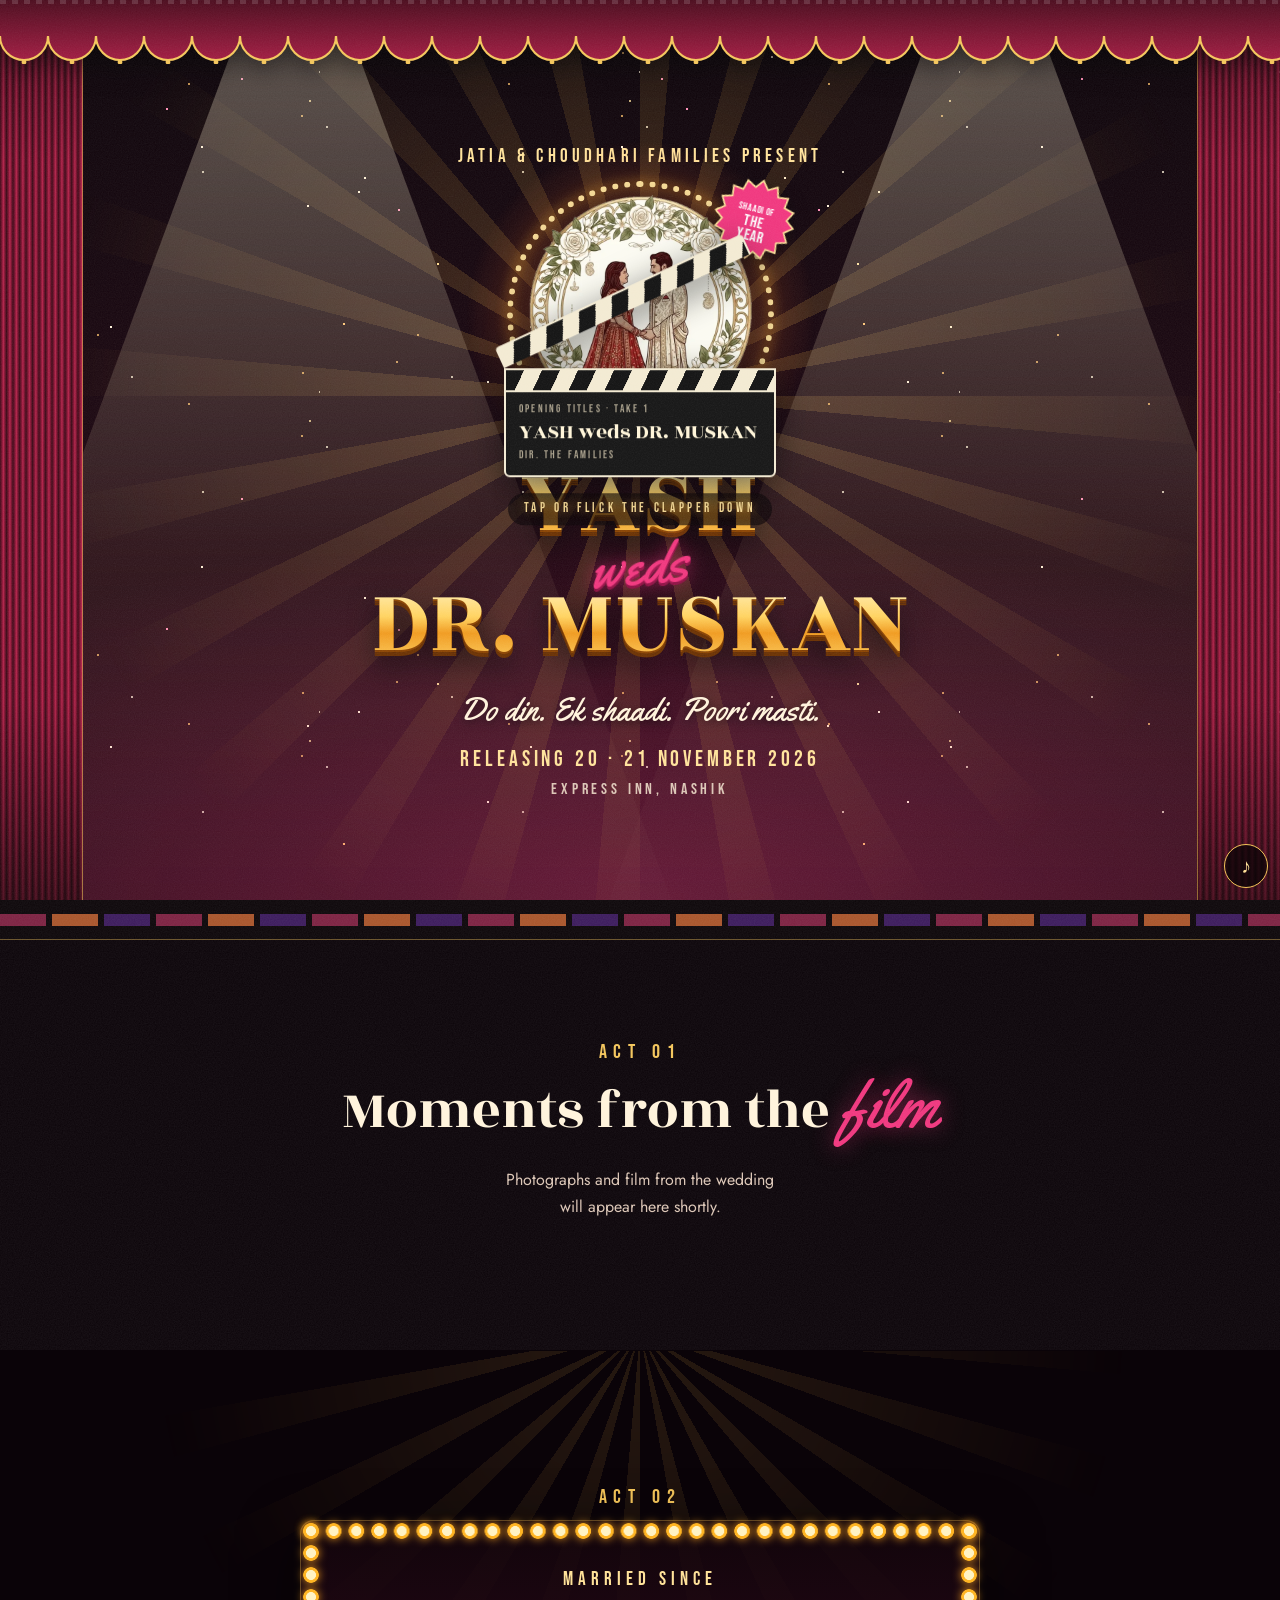
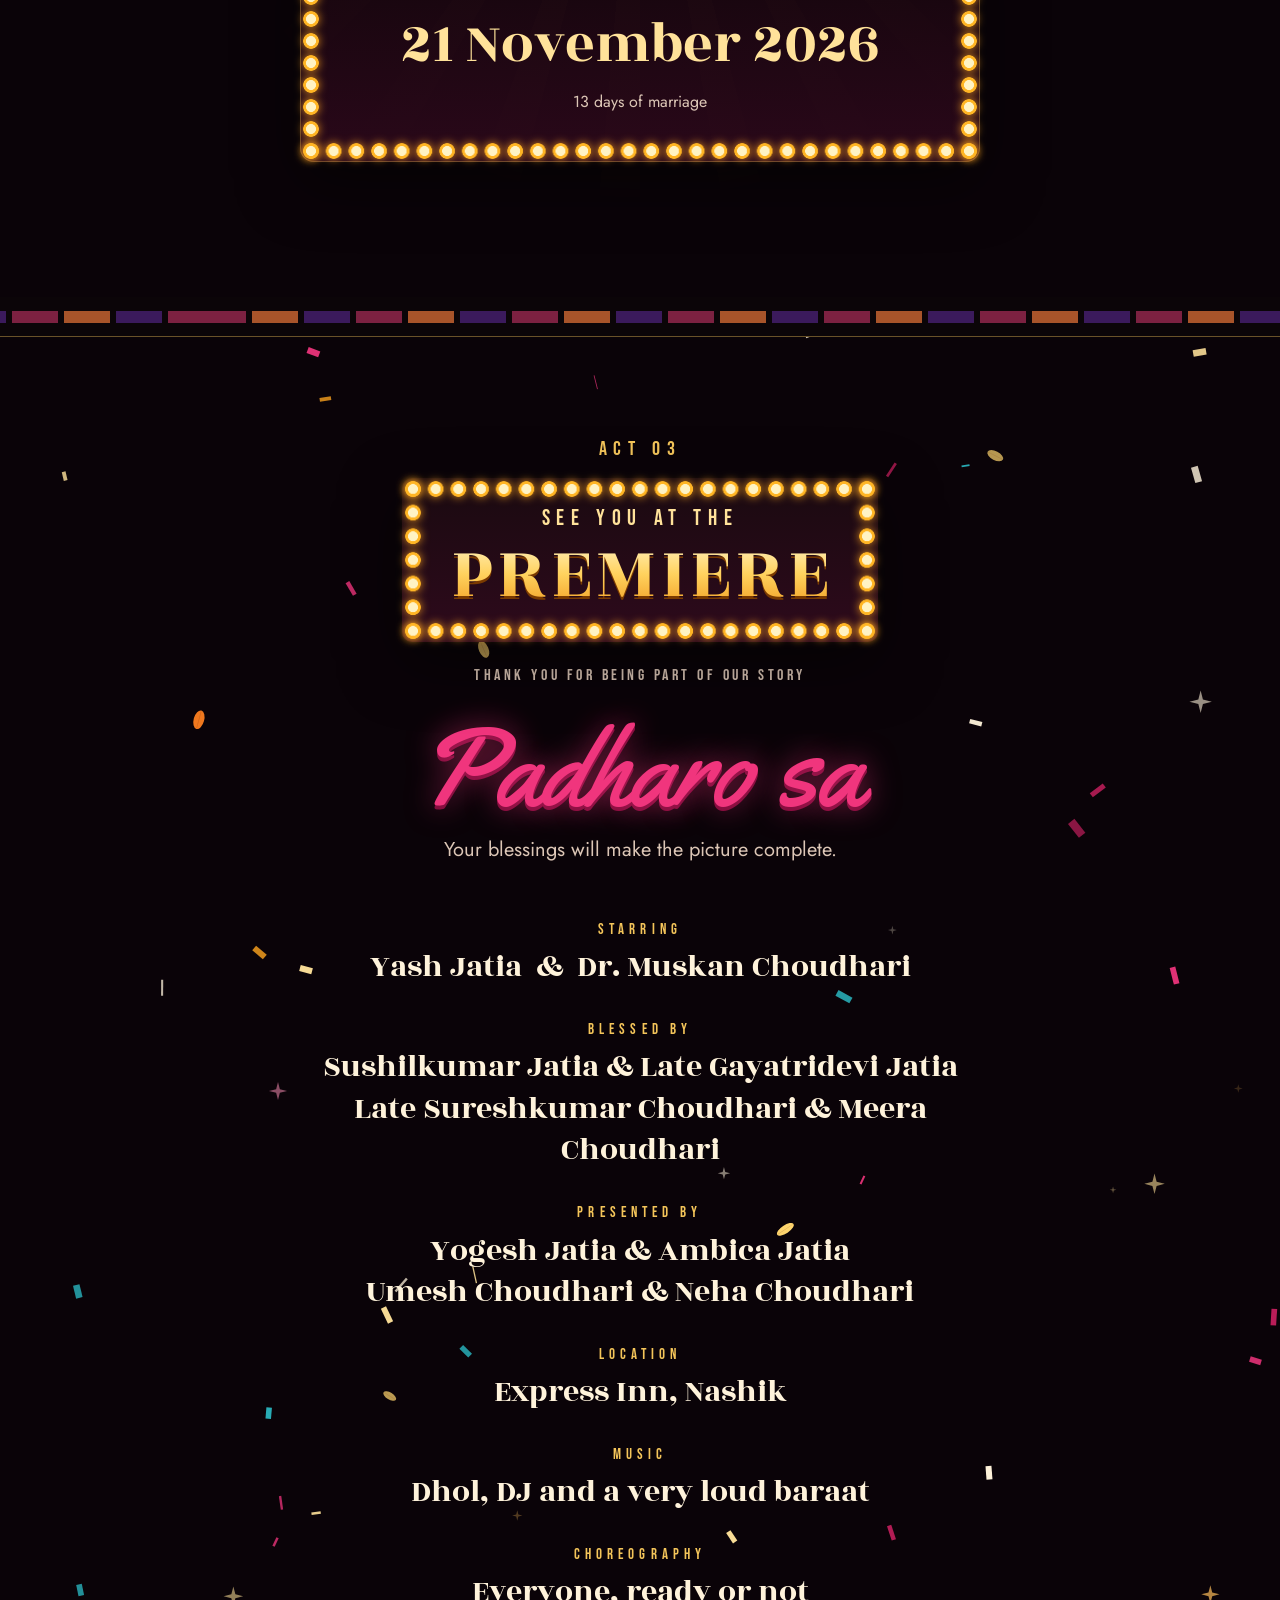
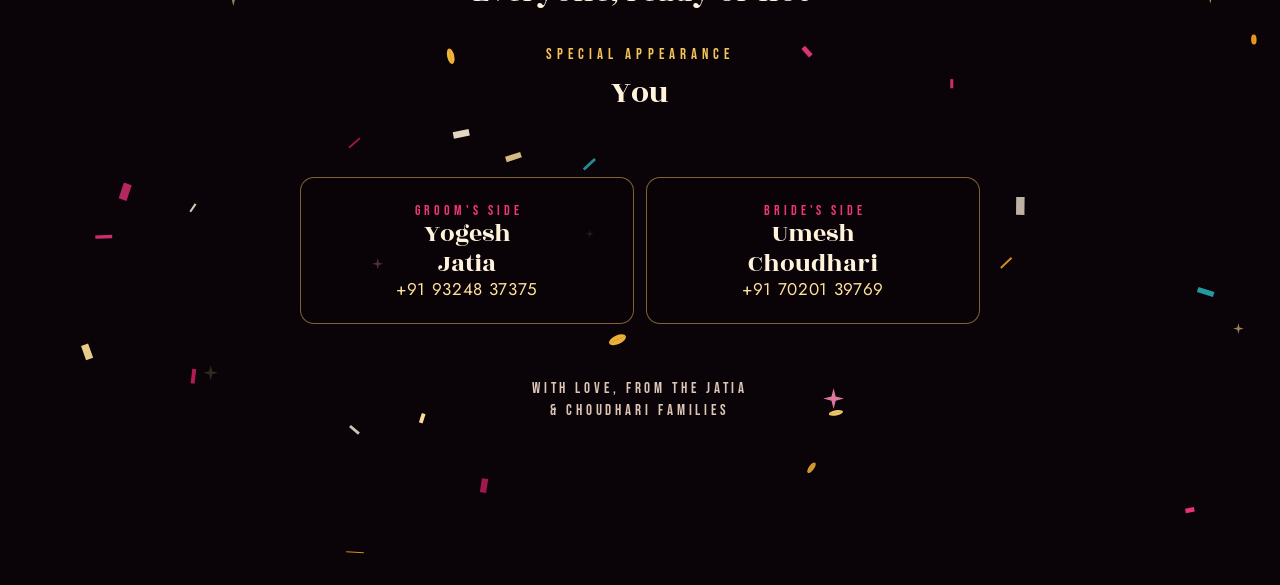
<file: index.html>
<!DOCTYPE html>
<html lang="en" class="nojs">
<head>
<meta charset="utf-8">
<meta name="viewport" content="width=device-width, initial-scale=1, viewport-fit=cover">
<title>Yash weds Dr. Muskan · Wedding 20–21 November 2026 · Express Inn, Nashik</title>
<meta name="description" content="Yash Jatia weds Dr. Muskan Choudhari on 20–21 November 2026 at Express Inn, Nashik. Wedding schedule, venue, directions and travel details.">
<meta name="robots" content="index, follow, max-image-preview:large, max-snippet:-1">
<link rel="canonical" href="https://yashkimuskan.com/">
<meta property="og:type" content="website">
<meta property="og:site_name" content="Yash weds Dr. Muskan">
<meta property="og:url" content="https://yashkimuskan.com/">
<meta property="og:title" content="Yash weds Dr. Muskan · 20–21 November 2026">
<meta property="og:description" content="Express Inn, Nashik. The Jatia &amp; Choudhari families invite you to two days of celebration.">
<meta property="og:image" content="https://yashkimuskan.com/og.jpg">
<meta property="og:image:width" content="1200">
<meta property="og:image:height" content="630">
<meta property="og:image:alt" content="Yash and Dr. Muskan illustration, 20–21 November 2026, Express Inn, Nashik">
<meta property="og:locale" content="en_IN">
<meta name="twitter:card" content="summary_large_image">
<meta name="twitter:title" content="Yash weds Dr. Muskan · 20–21 November 2026">
<meta name="twitter:description" content="Express Inn, Nashik. The Jatia &amp; Choudhari families invite you to two days of celebration.">
<meta name="twitter:image" content="https://yashkimuskan.com/og.jpg">
<link rel="icon" href="/favicon.ico" sizes="48x48">
<link rel="icon" type="image/png" sizes="192x192" href="/favicon-192.png">
<link rel="apple-touch-icon" href="/apple-touch-icon.png">
<script type="application/ld+json">{"@context":"https://schema.org","@type":"Event","name":"Yash weds Dr. Muskan","alternateName":["Yash and Muskan wedding","Yash Jatia and Muskan Choudhari wedding"],"description":"Wedding of Yash Jatia and Dr. Muskan Choudhari, 20–21 November 2026 at Express Inn, Nashik.","startDate":"2026-11-20T12:00:00+05:30","endDate":"2026-11-21T23:00:00+05:30","eventStatus":"https://schema.org/EventScheduled","eventAttendanceMode":"https://schema.org/OfflineEventAttendanceMode","location":{"@type":"Place","name":"Express Inn","address":{"@type":"PostalAddress","addressLocality":"Nashik","addressRegion":"Maharashtra","addressCountry":"IN"}},"image":["https://yashkimuskan.com/og.jpg"],"url":"https://yashkimuskan.com/","organizer":{"@type":"Organization","name":"The Jatia & Choudhari families","url":"https://yashkimuskan.com/"},"performer":[{"@type":"Person","name":"Yash Jatia"},{"@type":"Person","name":"Dr. Muskan Choudhari","honorificPrefix":"Dr."}],"subEvent":[{"@type":"Event","name":"Lunch · Yash weds Dr. Muskan","startDate":"2026-11-20T13:00:00+05:30","location":{"@type":"Place","name":"Express Inn, Nashik · Grandeur Hall"}},{"@type":"Event","name":"Mayara · Yash weds Dr. Muskan","startDate":"2026-11-20T14:00:00+05:30","location":{"@type":"Place","name":"Express Inn, Nashik · Grandeur Hall"}},{"@type":"Event","name":"Mayara · Yash weds Dr. Muskan","startDate":"2026-11-20T14:30:00+05:30","location":{"@type":"Place","name":"Express Inn, Nashik · Express Royal"}},{"@type":"Event","name":"Tilak · Yash weds Dr. Muskan","startDate":"2026-11-20T18:00:00+05:30","location":{"@type":"Place","name":"Express Inn, Nashik · Lawn"}},{"@type":"Event","name":"Ring ceremony & Sangeet · Yash weds Dr. Muskan","startDate":"2026-11-20T19:00:00+05:30","location":{"@type":"Place","name":"Express Inn, Nashik · Lawn"}},{"@type":"Event","name":"Groom haldi · Yash weds Dr. Muskan","startDate":"2026-11-21T08:00:00+05:30","location":{"@type":"Place","name":"Express Inn, Nashik · Lawn"}},{"@type":"Event","name":"Carnival · Yash weds Dr. Muskan","startDate":"2026-11-21T09:00:00+05:30","location":{"@type":"Place","name":"Express Inn, Nashik · Lawn"}},{"@type":"Event","name":"Lunch · Yash weds Dr. Muskan","startDate":"2026-11-21T12:00:00+05:30","location":{"@type":"Place","name":"Express Inn, Nashik · Express Royal"}},{"@type":"Event","name":"Baraat · Yash weds Dr. Muskan","startDate":"2026-11-21T15:00:00+05:30","location":{"@type":"Place","name":"Express Inn, Nashik · Main Lobby"}},{"@type":"Event","name":"Varmala · Yash weds Dr. Muskan","startDate":"2026-11-21T17:00:00+05:30","location":{"@type":"Place","name":"Express Inn, Nashik · Lawn"}},{"@type":"Event","name":"Phera · Yash weds Dr. Muskan","startDate":"2026-11-21T18:00:00+05:30","location":{"@type":"Place","name":"Express Inn, Nashik · Lawn"}},{"@type":"Event","name":"Reception · Yash weds Dr. Muskan","startDate":"2026-11-21T20:00:00+05:30","location":{"@type":"Place","name":"Express Inn, Nashik · Lawn"}}]}</script>
<meta name="theme-color" content="#0A0308">
<script>document.documentElement.className='js';</script>
<link rel="preconnect" href="https://fonts.googleapis.com">
<link rel="preconnect" href="https://fonts.gstatic.com" crossorigin>
<link href="https://fonts.googleapis.com/css2?family=Rozha+One&family=Bebas+Neue&family=Yatra+One&family=Yellowtail&family=Jost:wght@300;400;500&display=swap" rel="stylesheet">
<style>
*{box-sizing:border-box;-webkit-tap-highlight-color:transparent}
:root{--ink:#0B0407;--velvet:#5A0F25;--velvet2:#8E1637;--rani:#F0357D;--mari:#FFA51F;--gold:#F4C55A;--gold2:#FFE29A;--ivory:#FFF3DB;--muted:#DCC6B6;--p:1;--gw:min(80vw,42svh,430px)}
html{background:#0A0308}
body{margin:0;background:transparent;color:var(--ivory);font-family:'Jost',sans-serif;font-weight:400;line-height:1.5;overflow-x:hidden;overflow-x:clip;-webkit-font-smoothing:antialiased;font-variant-numeric:lining-nums}
h1,h2,p{margin:0}
#sky{position:fixed;inset:0;z-index:-3;background:linear-gradient(180deg,#0A0308,#2B0716)}
#stars{position:fixed;inset:0;z-index:-2;overflow:hidden;pointer-events:none}
#stars .sl{position:absolute;left:0;right:0;top:-25%;height:150%;animation:tw 5s ease-in-out infinite alternate}
#stars .s2{animation-duration:7s;animation-delay:-2s}#stars .s3{animation-duration:9s;animation-delay:-4s}
@keyframes tw{from{opacity:.25}to{opacity:.9}}
#stars .s1{background-image:radial-gradient(1.4px 1.4px at 303px 278px,#FFC26B 50%,transparent 52%),radial-gradient(1.4px 1.4px at 189px 309px,#FFC26B 50%,transparent 52%),radial-gradient(1.4px 1.4px at 320px 297px,#FFF3DB 50%,transparent 52%),radial-gradient(1.4px 1.4px at 310px 6px,#FFE29A 50%,transparent 52%),radial-gradient(1.4px 1.4px at 132px 282px,#FFF3DB 50%,transparent 52%),radial-gradient(1.4px 1.4px at 98px 240px,#FFC26B 50%,transparent 52%),radial-gradient(1.4px 1.4px at 203px 77px,#FFF3DB 50%,transparent 52%),radial-gradient(1.4px 1.4px at 77px 267px,#FFC26B 50%,transparent 52%),radial-gradient(1.4px 1.4px at 7px 32px,#FFF3DB 50%,transparent 52%),radial-gradient(1.4px 1.4px at 302px 21px,#FFC26B 50%,transparent 52%);background-size:320px 320px}
#stars .s2{background-image:radial-gradient(2.0px 2.0px at 399px 15px,#FF8FB8 50%,transparent 52%),radial-gradient(2.0px 2.0px at 242px 304px,#FF8FB8 50%,transparent 52%),radial-gradient(2.0px 2.0px at 365px 403px,#FFF3DB 50%,transparent 52%),radial-gradient(2.0px 2.0px at 202px 372px,#FFF3DB 50%,transparent 52%),radial-gradient(2.0px 2.0px at 68px 187px,#FFF3DB 50%,transparent 52%),radial-gradient(2.0px 2.0px at 18px 69px,#FFE29A 50%,transparent 52%),radial-gradient(2.0px 2.0px at 111px 132px,#FFF3DB 50%,transparent 52%);background-size:420px 420px}
#stars .s3{background-image:radial-gradient(2.8px 2.8px at 308px 431px,#FFF3DB 50%,transparent 52%),radial-gradient(2.8px 2.8px at 359px 417px,#FFF3DB 50%,transparent 52%),radial-gradient(2.8px 2.8px at 344px 29px,#FFC26B 50%,transparent 52%),radial-gradient(2.8px 2.8px at 167px 334px,#FF8FB8 50%,transparent 52%);background-size:520px 520px}
#grain{position:fixed;inset:-50%;z-index:60;pointer-events:none;opacity:.075;mix-blend-mode:screen;background-image:url("data:image/svg+xml,%3Csvg xmlns='http://www.w3.org/2000/svg' width='220' height='220'%3E%3Cfilter id='n'%3E%3CfeTurbulence type='fractalNoise' baseFrequency='.85' numOctaves='2' stitchTiles='stitch'/%3E%3CfeColorMatrix values='0 0 0 0 1  0 0 0 0 1  0 0 0 0 1  0 0 0 .9 0'/%3E%3C/filter%3E%3Crect width='100%25' height='100%25' filter='url%28%23n%29'/%3E%3C/svg%3E");animation:grain .9s steps(6) infinite}
@keyframes grain{0%{transform:translate(0,0)}20%{transform:translate(-4%,3%)}40%{transform:translate(3%,-5%)}60%{transform:translate(-6%,-2%)}80%{transform:translate(5%,4%)}100%{transform:translate(0,0)}}
.scr{font-family:'Yellowtail',cursive;font-weight:400}
.eyebrow{font-family:'Bebas Neue',sans-serif;font-size:18px;letter-spacing:.34em;color:var(--gold);margin:0 0 12px;line-height:1.1}
.h2{font-family:'Rozha One',serif;font-weight:400;font-size:clamp(34px,9.4vw,64px);line-height:1.08;color:var(--ivory);text-wrap:balance}
.h2 em{font-family:'Yellowtail',cursive;font-style:normal;color:var(--rani);font-size:1.18em;line-height:.9;text-shadow:0 0 22px rgba(240,53,125,.5)}
.wrap{max-width:1040px;margin:0 auto;padding:0 22px;position:relative}
.center{text-align:center}
.chapter{position:relative;padding:clamp(80px,13vh,150px) 0;overflow:hidden}
#days{overflow:visible}
.sechead{margin-bottom:clamp(28px,5vh,56px)}
.js .rv{opacity:0;transform:translateY(30px);transition:opacity .9s ease,transform .9s cubic-bezier(.2,.7,.2,1);transition-delay:calc(var(--i,0)*110ms)}
.js .rv.in{opacity:1;transform:none}
/* fixed UI */
#bar{position:fixed;top:0;left:0;right:0;height:4px;z-index:70;background:repeating-linear-gradient(90deg,rgba(255,255,255,.14) 0 6px,transparent 6px 12px)}
#bar i{display:block;height:100%;width:100%;transform-origin:0 50%;transform:scaleX(0);background:linear-gradient(90deg,#F0357D,#FFA51F,#FFE29A);box-shadow:0 0 10px rgba(255,165,31,.8)}
#chap{position:fixed;left:12px;bottom:12px;z-index:65;display:flex;align-items:center;gap:10px;padding:6px 14px 6px 6px;border-radius:99px;background:rgba(11,4,7,.72);border:1px solid rgba(244,197,90,.5);-webkit-backdrop-filter:blur(8px);backdrop-filter:blur(8px);font-family:'Bebas Neue',sans-serif;font-size:15px;letter-spacing:.2em;color:var(--ivory);opacity:0;transform:translateY(10px);transition:opacity .4s,transform .4s;pointer-events:none;max-width:calc(100vw - 24px);cursor:pointer;-webkit-user-select:none;user-select:none;appearance:none;-webkit-appearance:none;border-width:1px}
#chap.on{opacity:1;transform:none;pointer-events:auto}
#chap:focus-visible{outline:2px solid var(--gold2);outline-offset:2px}
#chap b{font-weight:400;font-size:17px;letter-spacing:.06em;min-width:32px;height:28px;padding:0 6px;border-radius:99px;display:grid;place-items:center;background:var(--rani);color:#fff}
#chap i.chch{width:8px;height:8px;border-right:2px solid var(--gold2);border-bottom:2px solid var(--gold2);transform:rotate(-135deg);transition:transform .25s ease;flex:none;margin-left:2px}
#chap.open i.chch{transform:rotate(45deg)}
#chapMenu{position:fixed;left:12px;bottom:58px;z-index:66;list-style:none;margin:0;padding:6px;border-radius:16px;background:rgba(11,4,7,.9);border:1px solid rgba(244,197,90,.5);-webkit-backdrop-filter:blur(10px);backdrop-filter:blur(10px);display:flex;flex-direction:column;gap:1px;opacity:0;transform:translateY(8px) scale(.97);transform-origin:0 100%;pointer-events:none;transition:opacity .2s ease,transform .2s ease;max-height:min(58vh,420px);overflow-y:auto;box-shadow:0 14px 32px rgba(0,0,0,.5);max-width:calc(100vw - 24px)}
#chapMenu.open{opacity:1;transform:none;pointer-events:auto}
#chapMenu button{all:unset;display:flex;align-items:baseline;gap:10px;padding:10px 14px;border-radius:10px;font-family:'Bebas Neue',sans-serif;letter-spacing:.14em;font-size:14px;color:var(--ivory);cursor:pointer;white-space:nowrap;-webkit-user-select:none;user-select:none}
#chapMenu button:hover,#chapMenu button:focus-visible{background:rgba(244,197,90,.16)}
#chapMenu button b{color:var(--gold2);font-weight:400;min-width:22px;font-size:13px;letter-spacing:.04em}
#chapMenu button[aria-current="true"]{background:rgba(240,53,125,.2)}
#chapMenu button[aria-current="true"] b{color:#fff}
#mbtn{display:none;position:fixed;right:12px;bottom:calc(12px + env(safe-area-inset-bottom,0px));z-index:65;width:44px;height:44px;border-radius:50%;border:1px solid var(--gold);background:rgba(11,4,7,.75);color:var(--gold2);font-size:20px;line-height:1;cursor:pointer;padding:0;align-items:center;justify-content:center}
#mbtn.on{display:flex}
#mbtn .eq{display:none;align-items:flex-end;gap:2px;height:16px}
#mbtn .eq i{display:block;width:3px;height:6px;background:var(--gold2);border-radius:1px;animation:eqb .9s ease-in-out infinite}
#mbtn .eq i:nth-child(2){animation-delay:-.3s}#mbtn .eq i:nth-child(3){animation-delay:-.6s}#mbtn .eq i:nth-child(4){animation-delay:-.15s}
#mbtn.playing .mn{display:none}#mbtn.playing .eq{display:flex}
@keyframes eqb{0%,100%{height:4px}50%{height:16px}}
#mbtn:focus-visible,#mtip:focus-visible{outline:2px solid var(--gold2);outline-offset:3px}
#mtip{position:fixed;right:64px;bottom:calc(18px + env(safe-area-inset-bottom,0px));z-index:65;font:400 13px/1 'Bebas Neue',sans-serif;letter-spacing:.08em;color:#241040;background:var(--gold2);border:0;border-radius:999px;padding:9px 13px 8px;cursor:pointer;
 opacity:0;transform:translateX(8px);pointer-events:none;transition:opacity .35s,transform .35s;box-shadow:0 6px 18px rgba(0,0,0,.35)}
#mtip.on{opacity:1;transform:none;pointer-events:auto}
@media (prefers-reduced-motion:reduce){#mbtn .eq i{animation:none;height:10px}#mtip{transition:none}}

/* marquee bulbs */
.marq{position:relative}
.marq::before,.marq::after{content:"";position:absolute;pointer-events:none;filter:drop-shadow(0 0 5px rgba(255,165,31,.9))}
.marq::before{inset:0;background:radial-gradient(circle,#FFF3C4 0 30%,#FFB524 34% 48%,transparent 52%) 0 0/22px 22px space no-repeat,radial-gradient(circle,#FFF3C4 0 30%,#FFB524 34% 48%,transparent 52%) 0 100%/22px 22px space no-repeat;animation:bulb 1.3s steps(1) infinite}
.marq::after{inset:0;background:radial-gradient(circle,#FFF3C4 0 30%,#FFB524 34% 48%,transparent 52%) 0 0/22px 22px no-repeat space,radial-gradient(circle,#FFF3C4 0 30%,#FFB524 34% 48%,transparent 52%) 100% 0/22px 22px no-repeat space;animation:bulb 1.3s steps(1) infinite -.65s}
@keyframes bulb{0%{opacity:1}50%{opacity:.35}100%{opacity:1}}

/* ---------- HERO ---------- */
#hero{position:relative;height:100vh;height:100svh;min-height:640px;overflow:hidden;isolation:isolate;background:radial-gradient(120% 70% at 50% 100%,rgba(240,53,125,.28),transparent 60%)}
.js #hero:not(.hero-open){-webkit-user-select:none;user-select:none}
.hl{position:absolute;pointer-events:none;will-change:translate}
.rays{position:absolute;left:50%;top:44%;width:150vmax;height:150vmax;margin:-75vmax 0 0 -75vmax;background:repeating-conic-gradient(from 0deg,rgba(255,196,80,.20) 0 5deg,transparent 5deg 15deg);-webkit-mask-image:radial-gradient(closest-side,#000 6%,transparent 62%);mask-image:radial-gradient(closest-side,#000 6%,transparent 62%);animation:spin 120s linear infinite}
@keyframes spin{to{rotate:360deg}}
.spot{top:-6%;height:112%;width:62vmax;transform-origin:50% 0;background:linear-gradient(rgba(255,244,214,.5),rgba(255,214,150,.1) 60%,transparent);clip-path:polygon(47% 0,53% 0,100% 100%,0 100%);mix-blend-mode:screen;filter:blur(4px);opacity:0;animation:fadein 2s 1.2s forwards}
.sp1{left:-8vmax;animation:fadein 2s 1.2s forwards,sweep1 9s ease-in-out 1.2s infinite alternate}
.sp2{right:-8vmax;animation:fadein 2s 1.4s forwards,sweep2 11s ease-in-out 1.2s infinite alternate}
@keyframes sweep1{from{rotate:-18deg}to{rotate:8deg}}
@keyframes sweep2{from{rotate:18deg}to{rotate:-8deg}}
@keyframes fadein{from{opacity:0}to{opacity:.7}}
#pc{left:0;top:0;width:100%;height:100%}
.cur{position:absolute;top:0;bottom:0;width:50%;z-index:3;pointer-events:none;background:linear-gradient(180deg,rgba(0,0,0,.42),transparent 18%,transparent 78%,rgba(0,0,0,.55)),repeating-linear-gradient(90deg,#3c0716 0,#7a112e 15px,#b32149 26px,#7a112e 37px,#3c0716 50px)}
.cl{left:0;transform-origin:0 50%;animation:cgl 1.5s .05s cubic-bezier(.75,0,.25,1) forwards;animation-play-state:paused}
.cr{right:0;transform-origin:100% 50%;animation:cgl 1.5s .05s cubic-bezier(.75,0,.25,1) forwards;animation-play-state:paused}
.hero-open .cl,.hero-open .cr,.nojs .cl,.nojs .cr{animation-play-state:running}
@keyframes cgl{to{transform:scaleX(.13)}}
.cl::after,.cr::after{content:"";position:absolute;top:0;bottom:0;width:6px;background:linear-gradient(90deg,#F4C55A,#B98A32)}
.cl::after{right:0}.cr::after{left:0}
.valance{position:absolute;left:0;right:0;top:0;height:64px;z-index:5;pointer-events:none;background:url("data:image/svg+xml,%3Csvg xmlns='http://www.w3.org/2000/svg' width='48' height='64' viewBox='0 0 48 64'%3E%3Cdefs%3E%3ClinearGradient id='g' x1='0' y1='0' x2='0' y2='1'%3E%3Cstop offset='0' stop-color='%234a0a1c'/%3E%3Cstop offset='1' stop-color='%23a01a40'/%3E%3C/linearGradient%3E%3C/defs%3E%3Cpath d='M0 0H48V36A24 24 0 0 1 0 36Z' fill='url%28%23g%29'/%3E%3Cpath d='M0 36A24 24 0 0 0 48 36' fill='none' stroke='%23F4C55A' stroke-width='2.2'/%3E%3Ccircle cx='24' cy='62' r='2.4' fill='%23F4C55A'/%3E%3C/svg%3E") repeat-x 0 0/48px 64px;filter:drop-shadow(0 8px 12px rgba(0,0,0,.55))}
/* ---------- CLAPPER OPENER ---------- */
.hop{position:absolute;z-index:8;left:50%;top:50%;width:min(60vw,40svh,272px);transform:translate(-50%,-58%);display:flex;flex-direction:column;align-items:center;text-align:center;cursor:grab;touch-action:none;container-type:inline-size}
.js .hop{opacity:0;visibility:hidden;transition:opacity .5s ease}
.js .hop.on{opacity:1;visibility:visible}
.hero-open .hop{opacity:0!important;visibility:hidden!important;pointer-events:none;transition:opacity .3s ease}
.nojs .hop{display:none}
.hopx{width:100%;transform-origin:50% 100%;filter:drop-shadow(0 10px 18px rgba(0,0,0,.6));will-change:transform}
.hoarm{position:relative;z-index:2;height:8cqw;min-height:19px;background:repeating-linear-gradient(115deg,#f3ead2 0 6cqw,#111 6cqw 12cqw);border:2px solid #f3ead2;border-bottom:0;border-radius:4px 4px 0 0;transform-origin:0 100%;will-change:transform}
.hostick{height:8cqw;min-height:19px;background:repeating-linear-gradient(115deg,#111 0 6cqw,#f3ead2 6cqw 12cqw);border:2px solid #f3ead2;border-bottom:0}
.hocbd{background:#141414;border:2px solid #f3ead2;border-radius:0 0 6px 6px;padding:clamp(11px,4.2cqw,17px) clamp(13px,4.8cqw,19px) clamp(15px,5.6cqw,21px);text-align:left;display:flex;flex-direction:column;gap:clamp(5px,1.6cqw,8px)}
.hocbd i{font:400 clamp(11px,3.6cqw,15px)/1 'Bebas Neue',sans-serif;letter-spacing:.2em;color:#a89f8a;font-style:normal}
.hocbd b{font:400 clamp(22px,7.4cqw,33px)/1.15 'Rozha One',serif;color:#fff5d8}
.hohint{margin-top:16px;align-self:center;padding:6px 16px;border-radius:99px;background:rgba(11,4,7,.65);font-family:'Bebas Neue',sans-serif;font-size:13px;letter-spacing:.28em;color:var(--gold2);text-shadow:0 0 10px rgba(255,190,80,.6);white-space:nowrap;animation:hopulse 1.8s ease-in-out infinite}
@keyframes hopulse{50%{opacity:.62}}
.hflash{position:absolute;inset:0;z-index:9;background:#FFF3DB;opacity:0;pointer-events:none}
.hero-flashing .hflash{animation:hfl .38s ease-out}
@keyframes hfl{0%{opacity:.95}100%{opacity:0}}
.haction{position:absolute;left:0;right:0;top:40%;text-align:center;font:400 clamp(40px,15vw,108px)/1 'Yellowtail',cursive;color:var(--gold2);text-shadow:0 0 26px rgba(255,165,31,.9);z-index:9;opacity:0;pointer-events:none}
.hero-flashing .haction{animation:hact 1s ease-out}
@keyframes hact{0%{opacity:0;transform:scale(.7)}18%{opacity:1;transform:scale(1.05)}70%{opacity:1}100%{opacity:0;transform:scale(1.1)}}
.hero-shake{animation:hshk .4s}
@keyframes hshk{10%,90%{transform:translate(-1px,0)}20%,80%{transform:translate(2px,-1px)}30%,50%,70%{transform:translate(-3px,1px)}40%,60%{transform:translate(3px,-1px)}}
.hcontent{position:absolute;inset:0;z-index:4;display:flex;flex-direction:column;align-items:center;justify-content:center;text-align:center;padding:clamp(92px,13.5svh,128px) 20px clamp(58px,8.5svh,84px);gap:clamp(4px,1svh,12px);will-change:transform,opacity}
.hi{opacity:0;animation:hin 1s var(--d,0s) cubic-bezier(.2,.7,.2,1) both;animation-play-state:paused}
.hero-open .hi,.nojs .hi{animation-play-state:running}
@keyframes hin{from{opacity:0;transform:translateY(20px)}to{opacity:1;transform:none}}
.presents{font-family:'Bebas Neue',sans-serif;font-size:clamp(13px,3.5vw,19px);letter-spacing:.22em;color:var(--gold2);text-wrap:balance;max-width:24em}
.art{position:relative;width:min(56vw,27svh,330px);aspect-ratio:1;flex:none;margin:clamp(6px,1.4svh,14px) 0}
.art.pop{animation:popin 1.2s var(--d) cubic-bezier(.2,1.5,.4,1) both;animation-play-state:paused}
.hero-open .art.pop,.nojs .art.pop{animation-play-state:running}
@keyframes popin{from{opacity:0;transform:scale(.5) rotate(-8deg)}to{opacity:1;transform:none}}
.art img{position:relative;width:100%;height:100%;display:block;z-index:2;filter:drop-shadow(0 12px 20px rgba(0,0,0,.5))}
.art .halo{position:absolute;inset:-22%;border-radius:50%;background:radial-gradient(closest-side,rgba(255,196,80,.65),rgba(255,120,60,.22) 62%,transparent);animation:pulse 3.6s ease-in-out infinite alternate}
.art .ring{position:absolute;inset:-5%;border-radius:50%;border:6px dotted var(--gold2);filter:drop-shadow(0 0 6px #FFA51F);z-index:1;animation:spin 60s linear infinite,bulb 1.3s steps(1) infinite}
@keyframes pulse{from{opacity:.6;transform:scale(.92)}to{opacity:1;transform:scale(1.06)}}
.stk{position:absolute;z-index:3;right:-14%;top:-6%;width:34%;min-width:66px;transform:rotate(14deg);animation:wob 3.2s ease-in-out infinite alternate;filter:drop-shadow(0 4px 8px rgba(0,0,0,.5))}
.stt{font-family:'Bebas Neue',sans-serif;fill:#fff;letter-spacing:.06em}.stt.s{font-size:12px}.stt.b{font-size:19px}
@keyframes wob{from{transform:rotate(9deg) scale(1)}to{transform:rotate(19deg) scale(1.07)}}
.title{display:flex;flex-direction:column;align-items:center;font-weight:400;line-height:1;margin:0}
.t{font-family:'Rozha One',serif;text-transform:uppercase;font-size:clamp(46px,min(17.4vw,10.4svh),140px);line-height:.98;letter-spacing:.02em;background:linear-gradient(180deg,#FFF6CE 0%,#FFD25E 42%,#F09A1E 60%,#FFD86B 100%);-webkit-background-clip:text;background-clip:text;color:transparent;-webkit-text-fill-color:transparent;filter:drop-shadow(0 2px 0 #8a4300) drop-shadow(0 4px 0 #6a3000) drop-shadow(0 10px 14px rgba(0,0,0,.65));opacity:0;animation:tpop .9s var(--d) cubic-bezier(.2,1.4,.4,1) both;animation-play-state:paused;padding:0 .06em}
.hero-open .t,.nojs .t{animation-play-state:running}
@keyframes tpop{from{opacity:0;transform:translateY(40px) scale(.85)}to{opacity:1;transform:none}}
.weds{font-family:'Yellowtail',cursive;font-size:clamp(32px,min(10.6vw,6.4svh),84px);line-height:.9;color:var(--rani);margin:-.18em 0 -.22em;transform:rotate(-5deg);text-shadow:0 0 18px rgba(240,53,125,.7),0 3px 0 #7d0b3a;opacity:0;animation:wpop .8s var(--d) cubic-bezier(.2,1.4,.4,1) both;animation-play-state:paused;position:relative;z-index:2}
.hero-open .weds,.nojs .weds{animation-play-state:running}
@keyframes wpop{from{opacity:0;transform:rotate(-14deg) scale(.4)}to{opacity:1;transform:rotate(-5deg)}}
.tagline{font-family:'Yellowtail',cursive;font-size:clamp(20px,min(5.6vw,3.6svh),32px);color:var(--ivory);text-shadow:0 2px 10px rgba(0,0,0,.6);margin-top:clamp(2px,.8svh,8px)}
.release{display:flex;flex-direction:column;gap:2px;font-family:'Bebas Neue',sans-serif;letter-spacing:.24em}
.release b{font-weight:400;font-size:clamp(15px,4.2vw,22px);color:var(--gold2)}.release span{font-size:clamp(13px,3.4vw,16px);color:var(--muted)}
.chip{padding:7px 20px;border-radius:99px;border:1px solid rgba(255,226,154,.7);background:linear-gradient(90deg,rgba(240,53,125,.85),rgba(190,30,90,.85));font-family:'Bebas Neue',sans-serif;font-size:16px;letter-spacing:.24em;color:#fff;box-shadow:0 0 22px rgba(240,53,125,.5)}
.chip:empty{display:none}
.cue{position:absolute;left:50%;bottom:max(1.4svh,env(safe-area-inset-bottom));z-index:6;display:flex;flex-direction:column;align-items:center;gap:1px;color:var(--gold2);text-decoration:none;font-family:'Bebas Neue',sans-serif;font-size:14px;line-height:1;letter-spacing:.42em;padding:6px 14px 4px;margin-left:0;transform:translateX(-50%);text-shadow:0 0 12px rgba(255,190,80,.55)}
.cue span{padding-left:.42em}
.cue i{display:block;width:11px;height:11px;border-right:2px solid var(--gold2);border-bottom:2px solid var(--gold2);transform:rotate(45deg);margin-top:-1px;animation:cue 1.6s ease-in-out infinite}
.js .cue{opacity:0;visibility:hidden;transition:opacity .9s ease,visibility 0s .9s}
.js .cue.on{opacity:1;visibility:visible;transition:opacity .9s ease}
.js .cue.gone{opacity:0;visibility:hidden;pointer-events:none;transition:opacity .4s ease,visibility 0s .4s}
@keyframes cue{0%,100%{transform:translateY(0) rotate(45deg);opacity:.55}50%{transform:translateY(6px) rotate(45deg);opacity:1}}

/* ---------- pinned scenes ---------- */
.pin{position:relative;height:var(--h,300vh)}
.stick{position:sticky;top:0;height:100vh;height:100svh;overflow:hidden}
.rv0{opacity:clamp(0,calc((var(--p) - var(--a,.4)) * 8),1);transform:translateY(calc((1 - clamp(0,calc((var(--p) - var(--a,.4)) * 8),1)) * 20px))}
/* film leader */
.leader{position:absolute;inset:0;z-index:6;display:flex;flex-direction:column;align-items:center;justify-content:center;gap:16px;background:radial-gradient(circle at 50% 45%,#2a2a2a,#0c0c0c 75%);opacity:clamp(0,calc((.5 - var(--p)) * 12),1);pointer-events:none;visibility:visible}
.ldc{position:relative;width:min(70vw,42svh,420px);aspect-ratio:1;border-radius:50%;border:4px solid #e9e4d6;display:grid;place-items:center;box-shadow:inset 0 0 0 14px #141414,inset 0 0 0 16px #e9e4d6,0 0 60px rgba(255,255,255,.08);overflow:hidden}
.ldc .sweep{position:absolute;inset:0;background:conic-gradient(from calc(var(--p) * 1080deg),rgba(255,255,255,.34) 0 90deg,transparent 90deg);border-radius:50%}
.ldc .xh,.ldc .xv{position:absolute;background:#e9e4d6;opacity:.85}
.ldc .xh{left:0;right:0;top:50%;height:2px;margin-top:-1px}.ldc .xv{top:0;bottom:0;left:50%;width:2px;margin-left:-1px}
.ldc b{position:relative;z-index:2;font-family:'Rozha One',serif;font-weight:400;font-size:calc(min(70vw,42svh,420px)*.5);line-height:1;color:#f4efe2;text-shadow:0 0 30px rgba(255,255,255,.35);mix-blend-mode:normal}
.ldl{font-family:'Bebas Neue',sans-serif;font-size:17px;letter-spacing:.3em;color:#bdb7a6}
.ldk{font-family:'Bebas Neue',sans-serif;font-size:15px;letter-spacing:.34em;color:var(--gold2);animation:blink 1.6s ease-in-out infinite}
@keyframes blink{50%{opacity:.35}}
.flash{position:absolute;inset:0;z-index:7;background:#fff8e6;pointer-events:none;opacity:min(clamp(0,calc((var(--p) - .36) * 20),1),clamp(0,calc((.52 - var(--p)) * 9),1))}
/* invitation */
.inv{position:relative;height:100%;display:flex;flex-direction:column;align-items:center;justify-content:center;gap:clamp(12px,2.4svh,26px);padding:2svh 20px calc(2svh + 80px);transform:scale(calc(.94 + clamp(0,calc((var(--p) - .46) * 3),1)*.06));opacity:clamp(0,calc((var(--p) - .44) * 10),1)}
.inv-t{text-align:center}.inv-t .eyebrow{margin-bottom:0}
.inv-t .big{font-size:clamp(34px,9.6vw,58px);color:var(--gold2);line-height:1.1;text-shadow:0 0 24px rgba(244,197,90,.4)}
.screen{width:var(--gw);aspect-ratio:1/1.02;padding:22px;flex:none}
.scr-in{position:relative;width:100%;height:100%;border-radius:8px;background:radial-gradient(90% 90% at 50% 45%,#FFFBEF,#F6E3B8 75%,#E8C983);box-shadow:inset 0 0 0 2px #F4C55A,inset 0 0 40px rgba(140,80,20,.25),0 0 60px rgba(255,165,31,.35);display:grid;place-items:center;overflow:hidden}
.scr-in img{width:100%;height:100%;object-fit:cover;display:block;margin:0}
.inv-x{text-align:center;max-width:600px}
.ln1 .fam{display:block;font-family:'Rozha One',serif;font-size:clamp(18px,5vw,25px);line-height:1.25;color:var(--ivory)}
.ln1 .tw{display:block;font-family:'Bebas Neue',sans-serif;font-size:15px;letter-spacing:.34em;color:var(--rani);margin:2px 0}
.ln2{font-size:clamp(13px,3.6vw,16px);color:var(--muted);margin-top:8px}
.ln3{font-size:clamp(44px,12vw,64px);color:var(--gold2);line-height:1.05;margin-top:4px}
.ln4{font-family:'Bebas Neue',sans-serif;font-size:16px;letter-spacing:.26em;color:var(--gold)}
.invhint{display:inline-block;margin-top:10px;padding:4px 14px;border-radius:99px;background:rgba(11,4,7,.5);font-family:'Bebas Neue',sans-serif;font-size:11px;letter-spacing:.28em;color:var(--gold2);text-shadow:0 0 10px rgba(255,190,80,.5)}
@media (min-width:900px){
 .inv{display:grid;grid-template-columns:auto minmax(0,590px);grid-template-areas:"t t" "g x";column-gap:6vw;row-gap:2svh;align-content:center;justify-content:center}
 .inv-t{grid-area:t}.screen{grid-area:g;--gw:min(30vw,44svh)}.inv-x{grid-area:x;align-self:center}
}

/* ---------- release date ---------- */
#now{padding:clamp(90px,15vh,170px) 0}
.rays.big{width:min(220vw,1500px);height:min(220vw,1500px);margin:calc(min(220vw,1500px)/-2) 0 0 calc(min(220vw,1500px)/-2);top:50%;opacity:.55;animation:none;-webkit-mask-image:radial-gradient(closest-side,#000 8%,transparent 66%);mask-image:radial-gradient(closest-side,#000 8%,transparent 66%);pointer-events:none}
.cdbox{max-width:600px;margin:0 auto;padding:clamp(34px,6vw,46px) clamp(26px,5vw,44px);border-radius:14px;background:linear-gradient(180deg,rgba(20,6,12,.82),rgba(50,10,30,.82));box-shadow:0 20px 60px rgba(0,0,0,.5),inset 0 0 0 1px rgba(244,197,90,.3)}
.cdtop{font-family:'Bebas Neue',sans-serif;font-size:clamp(15px,4vw,19px);letter-spacing:.26em;color:var(--gold2);margin-bottom:18px;text-wrap:balance}
.cdg{display:grid;grid-template-columns:repeat(4,minmax(0,1fr));gap:10px}
.cdb{position:relative;padding:16px 2px 10px;border-radius:8px;background:linear-gradient(180deg,#1a0a10 50%,#100609 50%);border:1px solid rgba(244,197,90,.4);overflow:hidden}
.cdb::after{content:"";position:absolute;left:0;right:0;top:50%;height:2px;margin-top:-1px;background:rgba(0,0,0,.75);box-shadow:0 1px 0 rgba(255,226,154,.15)}
.cdb b{display:block;font-family:'Rozha One',serif;font-weight:400;font-size:clamp(32px,9.6vw,60px);line-height:1;color:var(--gold2);font-variant-numeric:lining-nums tabular-nums}
.cdb b.tk{animation:tk .5s cubic-bezier(.2,.8,.2,1)}
@keyframes tk{from{opacity:0;transform:translateY(-38%)}to{opacity:1;transform:none}}
.cdb span{display:block;margin-top:8px;font-family:'Bebas Neue',sans-serif;font-size:13px;letter-spacing:.24em;color:var(--muted)}
.cdnote{margin:26px auto 0;font-size:14px;color:var(--muted);letter-spacing:.04em;max-width:26em;text-wrap:balance}
.cdbig{font-family:'Rozha One',serif;font-size:clamp(34px,9vw,58px);color:var(--gold2);line-height:1.1;text-wrap:balance}
.cdsub{margin-top:12px;color:var(--muted);line-height:1.7;font-size:16px}

/* ---------- reel divider ---------- */
.reel{position:absolute;left:0;right:0;top:0;height:40px;z-index:2;background:linear-gradient(#0b0508,#0b0508) 0 0/100% 100% no-repeat,repeating-linear-gradient(90deg,transparent 0 12px,#eadbb0 12px 22px) 0 5px/100% 7px no-repeat,repeating-linear-gradient(90deg,transparent 0 12px,#eadbb0 12px 22px) 0 calc(100% - 5px)/100% 7px no-repeat;background-color:#0b0508;border-bottom:1px solid rgba(244,197,90,.4)}
.reel::after{content:"";position:absolute;left:0;right:0;top:14px;height:12px;background:repeating-linear-gradient(90deg,#7c2141 0 46px,#0b0508 46px 52px,#a8542a 52px 98px,#0b0508 98px 104px,#3b1a5c 104px 150px,#0b0508 150px 156px);background-position:var(--rx,0px) 0}
#days,#memories,#finale{padding-top:calc(clamp(80px,13vh,150px) + 24px)}

/* ---------- screenplay (days) ---------- */
.day{position:relative;margin:0 auto clamp(56px,9vh,110px);max-width:680px}.day:last-child{margin-bottom:0}
.dayhead{position:sticky;top:0;z-index:5;display:grid;grid-template-columns:auto auto auto;grid-template-areas:"c n t";justify-content:center;align-items:center;column-gap:14px;padding:16px 8px 30px;-webkit-backdrop-filter:blur(8px);backdrop-filter:blur(8px);background:linear-gradient(rgba(14,4,10,.86) 55%,rgba(14,4,10,0));-webkit-mask-image:linear-gradient(#000 62%,transparent);mask-image:linear-gradient(#000 62%,transparent)}
.dayhead .clap{grid-area:c;width:54px}
.dtag{position:absolute;left:8px;top:2px;font-family:'Bebas Neue',sans-serif;font-size:13px;letter-spacing:.3em;color:var(--rani);display:none}
.dnum{grid-area:n;font-family:'Rozha One',serif;font-size:clamp(64px,17vw,96px);line-height:.9;background:linear-gradient(180deg,#FFF6CE,#FFD25E 50%,#F09A1E);-webkit-background-clip:text;background-clip:text;color:transparent;-webkit-text-fill-color:transparent;filter:drop-shadow(0 3px 0 #7a3a00)}
.dtxt{grid-area:t;display:flex;flex-direction:column;gap:2px;text-align:left}
.dtxt b{font-family:'Bebas Neue',sans-serif;font-weight:400;font-size:clamp(24px,6vw,32px);letter-spacing:.14em;color:var(--ivory);line-height:1}
.dtxt em{font-family:'Yellowtail',cursive;font-style:normal;font-size:clamp(22px,5.6vw,28px);color:var(--rani);line-height:1}
.clap{display:block}.clap .arm{transform-box:fill-box;transform-origin:0 100%;transform:rotate(-24deg);transition:transform .35s cubic-bezier(.5,0,.3,1.6)}
.day.in .clap .arm,.clap.snap .arm{transform:rotate(0)}
.tl{list-style:none;margin:0;padding:6px 30px 0 30px;position:relative}
.tl::before{content:"";position:absolute;left:8px;top:0;bottom:0;border-left:4px dotted rgba(244,197,90,.45)}
.tlfill{position:absolute;left:8px;top:0;bottom:0;width:4px;margin-left:-2px;border-radius:3px;background:linear-gradient(#FFE29A,var(--mari));box-shadow:0 0 14px 2px rgba(255,165,31,.7);transform-origin:0 0;transform:scaleY(var(--lp,0))}
.ev{position:relative;display:grid;grid-template-columns:96px minmax(0,1fr);margin:0 0 16px;min-height:88px;background:linear-gradient(90deg,rgba(255,226,154,.16) 0 96px,transparent 96px),rgba(16,5,10,.68);border:1px solid rgba(244,197,90,.28);border-radius:12px;-webkit-mask:radial-gradient(circle 9px at 96px 0,#0000 97%,#000) top/100% 51% no-repeat,radial-gradient(circle 9px at 96px 100%,#0000 97%,#000) bottom/100% 51% no-repeat;mask:radial-gradient(circle 9px at 96px 0,#0000 97%,#000) top/100% 51% no-repeat,radial-gradient(circle 9px at 96px 100%,#0000 97%,#000) bottom/100% 51% no-repeat;transition:opacity .9s ease,transform .9s cubic-bezier(.2,.7,.2,1),background .4s,border-color .4s}
.ev::after{content:"";position:absolute;left:96px;top:9px;bottom:9px;border-left:2px dashed rgba(244,197,90,.35)}
.et{display:flex;flex-direction:column;align-items:center;justify-content:center;gap:2px;padding:12px 6px;font-family:'Bebas Neue',sans-serif;font-size:clamp(22px,5.6vw,27px);letter-spacing:.06em;color:var(--gold2);text-align:center;line-height:1.05;white-space:nowrap}
.et small{font-size:12px;letter-spacing:.22em;color:var(--rani);font-weight:400}
.eb{display:flex;flex-direction:column;justify-content:center;gap:3px;padding:14px 18px 14px 20px;min-width:0}
.en{font-family:'Rozha One',serif;font-size:clamp(21px,5.6vw,29px);line-height:1.12;color:var(--ivory);text-wrap:balance}
.ep{font-family:'Bebas Neue',sans-serif;font-size:15px;letter-spacing:.12em;color:var(--muted);text-wrap:balance}
.tag{display:none;position:absolute;right:10px;top:8px;font-style:normal;font-family:'Bebas Neue',sans-serif;font-size:12px;letter-spacing:.2em;padding:2px 9px;border-radius:99px;background:var(--rani);color:#fff}
.ev.act{background:linear-gradient(90deg,rgba(255,165,31,.4) 0 96px,transparent 96px),rgba(46,10,28,.88);border-color:rgba(255,226,154,.85)}
.ev.past{opacity:.5}.ev.next .tag{display:block}
.js .ev.rv.in.past{opacity:.5}

/* ---------- saat vachan ---------- */
.vglow{position:absolute;left:50%;top:48%;width:150vmax;height:150vmax;margin:-75vmax 0 0 -75vmax;background:radial-gradient(closest-side,rgba(255,165,31,.55),rgba(240,53,125,.22) 42%,transparent 70%);opacity:calc(var(--lit,4)*.17);transition:opacity .4s}
.rays.v{top:48%;opacity:calc(.1 + var(--lit,4)*.12);animation:spin 160s linear infinite}
.vwrap{position:relative;height:100%;display:flex;flex-direction:column;align-items:center;justify-content:space-between;padding:clamp(46px,8svh,80px) 20px clamp(64px,10svh,96px);text-align:center}
.vhead{display:flex;flex-direction:column;align-items:center;gap:6px}
.vhead .clap{width:58px;margin-bottom:4px}.vhead .eyebrow{margin:0}
.vdev{font-family:'Yatra One',serif;font-size:clamp(20px,5vw,26px);color:var(--gold2);line-height:1.2}
.vhint{margin-top:10px;font-family:'Bebas Neue',sans-serif;font-size:13px;letter-spacing:.32em;color:var(--gold2);animation:blink 1.6s ease-in-out infinite;pointer-events:none}
.vstage{position:relative;width:100%;max-width:560px;flex:1;margin:1svh 0}
.vt{position:absolute;left:0;right:0;top:50%;transform:translateY(-44%);opacity:0;transition:opacity .55s ease,transform .8s cubic-bezier(.2,.7,.2,1);pointer-events:none}
.vt.act{opacity:1;transform:translateY(-50%)}
.vroman{font-family:'Bebas Neue',sans-serif;font-size:20px;letter-spacing:.34em;color:var(--rani)}
.vname{font-family:'Rozha One',serif;font-size:clamp(46px,14vw,92px);line-height:1.02;margin:.1em 0 .2em!important;background:linear-gradient(180deg,#FFF6CE,#FFD25E 55%,#F09A1E);-webkit-background-clip:text;background-clip:text;color:transparent;-webkit-text-fill-color:transparent;filter:drop-shadow(0 3px 0 #7a3a00) drop-shadow(0 8px 16px rgba(0,0,0,.5))}
.vline{font-size:clamp(17px,4.6vw,24px);font-weight:300;line-height:1.45;color:var(--ivory);max-width:19em;margin:0 auto!important;text-wrap:balance}
.vt0 .vname{font-size:clamp(38px,11vw,72px)}
.frames{display:flex;justify-content:center;gap:clamp(6px,2.4vw,12px);width:100%;max-width:620px}
.fr{position:relative;flex:1;max-width:82px;aspect-ratio:3/4;border-radius:5px;background:#100609;border:1px solid rgba(244,197,90,.3);display:flex;flex-direction:column;align-items:center;justify-content:center;gap:2px;color:rgba(255,243,219,.45);transition:all .5s cubic-bezier(.2,1.4,.4,1);overflow:hidden}
.fr::before,.fr::after{content:"";position:absolute;left:0;right:0;height:6px;background:repeating-linear-gradient(90deg,transparent 0 3px,rgba(244,197,90,.55) 3px 7px)}
.fr::before{top:4px}.fr::after{bottom:4px}
.fr b{font-family:'Rozha One',serif;font-weight:400;font-size:clamp(22px,6.4vw,32px);line-height:1;margin-top:2px}
.fr span{font-family:'Bebas Neue',sans-serif;font-size:clamp(9px,2.5vw,12px);letter-spacing:.12em;line-height:1}
.fr.on{background:linear-gradient(180deg,#FFE29A,#FFA51F);color:#3a0716;border-color:#FFF3DB;transform:translateY(-6px) scale(1.06);box-shadow:0 0 0 2px rgba(255,226,154,.4),0 0 28px rgba(255,165,31,.75)}
.fr.on::before,.fr.on::after{background:repeating-linear-gradient(90deg,transparent 0 3px,rgba(58,7,22,.5) 3px 7px)}
.vhead .clap.snap .arm{animation:snap .5s cubic-bezier(.5,0,.3,1) both}
@keyframes snap{0%{transform:rotate(-28deg)}55%{transform:rotate(-28deg)}75%{transform:rotate(1deg)}100%{transform:rotate(0)}}

/* ---------- location ---------- */
.route{max-width:520px;margin:0 auto clamp(30px,5vh,52px)}
.route svg{width:100%;overflow:visible;display:block}
.rl{font-family:'Bebas Neue',sans-serif;font-size:14px;letter-spacing:.28em;fill:#FFE29A}
.rk{font-family:'Yellowtail',cursive;font-size:20px;fill:#DCC6B6}
.slate{max-width:560px;margin:0 auto;border-radius:10px;overflow:hidden;background:#111;border:2px solid #f3ead2;box-shadow:0 24px 60px rgba(0,0,0,.5)}
.sl-bar{height:38px;display:flex;background:#111}
.sl-bar i{flex:1;background:repeating-linear-gradient(115deg,#f3ead2 0 24px,#111 24px 48px)}
.sl-bar i+i{background:repeating-linear-gradient(115deg,#111 0 24px,#f3ead2 24px 48px)}
.sl-grid{display:grid;grid-template-columns:1fr 1fr;text-align:left}
.sl-c{padding:16px 18px 18px;border-top:2px solid #f3ead2}
.sl-c:nth-child(3){border-left:2px solid #f3ead2}
.sl-c.w{grid-column:1/-1}
.sl-c span{display:block;font-family:'Bebas Neue',sans-serif;font-size:14px;letter-spacing:.26em;color:#a89f8a;margin-bottom:4px}
.sl-c b{display:block;font-family:'Rozha One',serif;font-weight:400;font-size:clamp(21px,5.6vw,28px);line-height:1.15;color:#fff5d8}
.sl-c.w b{font-size:clamp(32px,9vw,48px)}
.sl-c em{text-wrap:balance;display:block;font-style:normal;margin-top:6px;font-size:15px;color:#cfc6b1;line-height:1.55}
.btns{display:grid;grid-template-columns:repeat(2,minmax(0,1fr));gap:10px;max-width:560px;margin:14px auto 0}
.btn{display:flex;align-items:center;justify-content:center;text-align:center;padding:12px 8px;min-height:52px;border-radius:99px;border:1.5px solid rgba(244,197,90,.7);background:rgba(11,4,7,.35);color:var(--gold2);font-family:'Bebas Neue',sans-serif;font-size:18px;letter-spacing:.14em;text-decoration:none;cursor:pointer;transition:transform .25s,background .25s,box-shadow .25s;text-wrap:balance}
.btn:hover{background:rgba(244,197,90,.16);transform:translateY(-2px)}
.btn.gold{background:linear-gradient(100deg,#FFE29A,#FFB524 60%,#F09A1E);color:#3a0716;border-color:transparent;box-shadow:0 8px 30px rgba(255,165,31,.35)}
.btn.full{width:100%}
.btn:disabled{opacity:.6}
.gt{margin:clamp(34px,6vh,56px) 0 16px}
.tiles{display:grid;grid-template-columns:repeat(2,minmax(0,1fr));gap:12px;max-width:560px;margin:0 auto}
.tile{padding:18px 16px;border-radius:12px;background:rgba(6,24,30,.6);border:1px solid rgba(244,197,90,.28);text-align:center}
.tile b{display:block;font-family:'Rozha One',serif;font-weight:400;font-size:21px;color:var(--gold2);margin-bottom:5px}
.tile span{font-size:14.5px;line-height:1.55;color:var(--muted);text-wrap:balance;display:block}
.tile.wide{grid-column:1/-1}

/* ---------- behind the scenes ---------- */
.mgrid{display:grid;grid-template-columns:repeat(2,minmax(0,1fr));gap:12px;margin-top:26px}
.mgrid:empty{display:none}
.mgrid img{width:100%;height:170px;object-fit:cover;border:6px solid #0b0508;outline:1px solid rgba(244,197,90,.5);border-radius:3px;display:block;cursor:zoom-in}
.mempty{margin:24px auto 0;color:var(--muted);line-height:1.7;font-size:16px;max-width:24em}
.upbox{max-width:480px;margin:28px auto 0;padding:24px 20px;border-radius:14px;background:rgba(11,4,7,.6);border:1px solid rgba(244,197,90,.45);text-align:center}
.upnote{margin:0 0 16px;font-size:15px;color:var(--muted);line-height:1.6}
.fld{width:100%;padding:13px 14px;border:1px solid rgba(244,197,90,.55);border-radius:10px;background:rgba(255,255,255,.06);font:400 16px 'Jost',sans-serif;color:var(--ivory);margin-bottom:10px}
.fld::placeholder{color:#a78fa0}.fld:focus{outline:2px solid var(--gold2);outline-offset:1px}
.upstat{margin:12px 0 0;font-size:14px;color:var(--muted);line-height:1.5}
.upbar{height:3px;background:rgba(255,255,255,.14);border-radius:2px;margin-top:12px;overflow:hidden}
#upFill{height:100%;width:0;background:var(--mari);transition:width .3s ease-out}
#lightbox{position:fixed;inset:0;z-index:100;background:rgba(8,2,5,.95);align-items:center;justify-content:center;padding:16px;cursor:zoom-out}
#lightbox img{max-width:100%;max-height:100%;border-radius:4px}

/* ---------- end credits ---------- */
#finale{padding-bottom:clamp(110px,18vh,190px)}
#pc2{position:absolute;inset:0;width:100%;height:100%;pointer-events:none}
.sign{display:inline-block;padding:30px 44px;margin:6px 0 4px;border-radius:10px;background:linear-gradient(180deg,#1a0a10,#2e0a1c);box-shadow:0 20px 60px rgba(0,0,0,.5)}
.sign p{font-family:'Bebas Neue',sans-serif;letter-spacing:.3em;color:var(--gold2);line-height:1}
.sign .s1{font-size:clamp(16px,4.6vw,22px);margin-bottom:6px}
.sign .s2{font-family:'Rozha One',serif;font-size:clamp(40px,12vw,76px);letter-spacing:.06em;background:linear-gradient(180deg,#FFF6CE,#FFD25E 50%,#F09A1E);-webkit-background-clip:text;background-clip:text;color:transparent;-webkit-text-fill-color:transparent;filter:drop-shadow(0 3px 0 #7a3a00);padding-left:.06em}
.thanks{margin-top:18px;font-family:'Bebas Neue',sans-serif;letter-spacing:.22em;font-size:clamp(13px,3.4vw,16px);color:var(--muted)}
.padharo{font-size:clamp(56px,16vw,110px);line-height:1.1;margin-top:20px;color:var(--rani);text-shadow:0 0 30px rgba(240,53,125,.6),0 4px 0 #7d0b3a}
.finsub{margin-top:6px;font-size:clamp(16px,4.4vw,20px);color:var(--muted);text-wrap:balance;max-width:24em;margin-left:auto;margin-right:auto}
.credits{margin:clamp(34px,6vh,60px) auto 0;max-width:640px;display:flex;flex-direction:column;gap:clamp(20px,3.4vh,30px)}
.crd span{display:block;font-family:'Bebas Neue',sans-serif;font-size:15px;letter-spacing:.34em;color:var(--gold);margin-bottom:6px}
.crd b{display:block;font-family:'Rozha One',serif;font-weight:400;font-size:clamp(20px,5.4vw,28px);line-height:1.3;color:var(--ivory);text-wrap:balance}
.contacts{display:grid;grid-template-columns:repeat(2,minmax(0,1fr));gap:12px;max-width:560px;margin:clamp(40px,7vh,64px) auto 0}
.contact{display:grid;grid-template-rows:auto 2.5em auto;align-items:center;justify-items:center;row-gap:8px;padding:22px 10px 20px;border-radius:14px;text-decoration:none;text-align:center;background:rgba(11,4,7,.62);border:1px solid rgba(244,197,90,.5);color:var(--ivory);transition:transform .3s,box-shadow .3s}
.contact:hover{transform:translateY(-3px);box-shadow:0 12px 40px rgba(255,165,31,.25)}
.contact span{font-family:'Bebas Neue',sans-serif;font-size:14px;letter-spacing:.28em;color:var(--rani);padding-left:.28em}
.contact b{display:flex;align-items:center;justify-content:center;font-family:'Rozha One',serif;font-weight:400;font-size:22px;line-height:1.15}
.contact em{font-style:normal;font-size:15px;color:var(--gold2);letter-spacing:.04em;white-space:nowrap}
.foot{margin:clamp(36px,6vh,56px) auto 0;font-family:'Bebas Neue',sans-serif;font-size:15px;letter-spacing:.26em;color:var(--muted);text-wrap:balance;max-width:26em}

/* ---------- phase switches ---------- */
html[data-phase="before"] #memories{display:none}
html[data-phase="after"] #days,html[data-phase="after"] #vows,html[data-phase="after"] #venue,html[data-phase="after"] #invite{display:none}
@media (min-width:760px){.mgrid{grid-template-columns:repeat(3,minmax(0,1fr))}.mgrid img{height:220px}}
@media (min-width:1000px){
 .h2{font-size:clamp(44px,4.4vw,72px)}
 .slate,.btns,.tiles,.contacts{max-width:680px}.cdbox{max-width:680px}.credits{max-width:720px}.day{max-width:760px}.route{max-width:600px}
 .tile span{font-size:16px}.tile b{font-size:24px}.ln1 .fam{font-size:30px}.ln2{font-size:18px}.ln3{font-size:72px}
 .cr b,.crd b{font-size:32px}.en{font-size:32px}.contact b{font-size:26px}.contact em{font-size:17px}
 .sl-c b{font-size:30px}.sl-c.w b{font-size:54px}.sl-c em{font-size:17px}.btn{font-size:19px}
 .vline{font-size:28px}.eyebrow{font-size:20px}
}
@media (hover:none){.btn:hover,.contact:hover{transform:none}}
@media (max-width:359px){.cdg{gap:6px}.btn{font-size:15px;letter-spacing:.1em}.ev{grid-template-columns:82px minmax(0,1fr)}}

/* ---------- reduced motion / no JS / print ---------- */
@media (prefers-reduced-motion:reduce){
 *,*::before,*::after{animation:none!important;transition:none!important}
 .hi,.t,.weds,.art.pop,.spot{opacity:1!important}
 .js .cue{opacity:1!important;visibility:visible!important}
 .cue i{transform:rotate(45deg)}
 .weds{transform:rotate(-5deg)}
 .cur{transform:scaleX(.13)}
 .pin{height:auto!important}.stick{position:relative;height:auto;min-height:100svh}
 .leader,.flash{display:none}.inv{opacity:1;transform:none}
 .vt{position:relative;top:auto;transform:none;opacity:1;margin-bottom:22px}.vstage{flex:none}
 .fr{background:linear-gradient(180deg,#FFE29A,#FFA51F);color:#3a0716}
 #pc,#pc2,#grain{display:none}
 .clap .arm{transform:none}
 .hop,.hflash,.haction{display:none!important}
}
.nojs .pin{height:auto}.nojs .stick{position:relative;height:auto;min-height:100svh}.nojs .leader,.nojs .flash{display:none}
@media print{#sky,#stars,#grain,#bar,#chap,#chapMenu,#pc,#pc2,.cue,.cur,.valance{display:none}body{background:#fff;color:#000}}

</style>
</head>
<body>
<div id="sky" aria-hidden="true"></div>
<div id="stars" aria-hidden="true"><div class="sl s1"></div><div class="sl s2"></div><div class="sl s3"></div></div>
<div id="grain" aria-hidden="true"></div>
<div id="bar" aria-hidden="true"><i></i></div>
<div id="chap" role="button" tabindex="0" aria-haspopup="true" aria-expanded="false" aria-label="Jump to a different act"><b id="chNum">01</b><span id="chName"></span><i class="chch" aria-hidden="true"></i></div>
<ul id="chapMenu" class="chapmenu" role="menu" aria-hidden="true"></ul>
<button id="mbtn" aria-label="Play background music" aria-pressed="false"><span class="mn" aria-hidden="true">&#9834;</span><span class="eq" aria-hidden="true"><i></i><i></i><i></i><i></i></span></button>
<button id="mtip" type="button" aria-label="Play our song">&#9834; Tap to play our song</button>
<audio id="bgm" loop preload="none"></audio>

<!-- ============ HERO : the curtains part ============ -->
<header id="hero" data-sky="#0A0308,#2B0716">
  <div class="hl rays" data-speed="0.28"></div>
  <div class="hl spot sp1"></div><div class="hl spot sp2"></div>
  <canvas id="pc" class="hl" aria-hidden="true"></canvas>
  <div class="cur cl"></div><div class="cur cr"></div>
  <div class="valance"></div>
  <div class="hop" id="hop" role="button" tabindex="0" aria-label="Tap the clapperboard, or flick its arm down, to open the curtains">
    <div class="hopx" id="hopx">
      <div class="hoarm" id="hoarm"></div>
      <div class="hostick"></div>
      <div class="hocbd"><i>OPENING TITLES &middot; TAKE 1</i><b>YASH weds DR. MUSKAN</b><i>DIR. THE FAMILIES</i></div>
    </div>
    <p class="hohint" id="hohint">TAP OR FLICK THE CLAPPER DOWN</p>
  </div>
  <div class="hflash" id="hflash" aria-hidden="true"></div>
  <div class="haction" id="haction" aria-hidden="true">Action!</div>
  <div class="hcontent" id="hcontent">
    <p class="presents hi" style="--d:1.3s">JATIA &amp; CHOUDHARI FAMILIES PRESENT</p>
    <div class="art hi pop" data-depth="10" style="--d:1.5s">
      <i class="ring"></i><i class="halo"></i>
      <img alt="Illustration of Yash and Dr. Muskan holding hands, framed by white roses and jasmine" src="[data-uri]">
      <svg class="stk" viewBox="0 0 100 100" aria-hidden="true"><polygon points="98.0,50.0 88.3,57.6 94.3,68.4 82.4,71.7 83.9,83.9 71.7,82.4 68.4,94.3 57.6,88.3 50.0,98.0 42.4,88.3 31.6,94.3 28.3,82.4 16.1,83.9 17.6,71.7 5.7,68.4 11.7,57.6 2.0,50.0 11.7,42.4 5.7,31.6 17.6,28.3 16.1,16.1 28.3,17.6 31.6,5.7 42.4,11.7 50.0,2.0 57.6,11.7 68.4,5.7 71.7,17.6 83.9,16.1 82.4,28.3 94.3,31.6 88.3,42.4" fill="#F0357D" stroke="#FFE29A" stroke-width="2"/>
<text x="50" y="41" text-anchor="middle" class="stt s">SHAADI OF</text><text x="50" y="59" text-anchor="middle" class="stt b">THE</text><text x="50" y="76" text-anchor="middle" class="stt b">YEAR</text></svg>
    </div>
    <h1 class="title" aria-label="Yash weds Dr. Muskan">
      <span class="t t1" style="--d:1.95s">Yash</span>
      <span class="weds" style="--d:2.3s">weds</span>
      <span class="t t2" style="--d:2.45s">Dr. Muskan</span>
    </h1>
    <p class="tagline hi" style="--d:2.9s">Do din. Ek shaadi. Poori masti.</p>
    <p class="release hi" style="--d:3.1s"><b>RELEASING 20 &middot; 21 NOVEMBER 2026</b><span>EXPRESS INN, NASHIK</span></p>
  </div>
  <a class="cue" id="cue" href="#invite" aria-label="Scroll down to begin"><span>SCROLL</span><i></i></a>
</header>

<!-- ============ 01 PRESENTING : film leader then the invitation ============ -->
<section id="invite" class="pin" data-chapter="Presenting" data-sky="#050203,#1C0710" style="--h:290vh">
  <div class="stick">
    <div class="inv">
      <div class="inv-t"><p class="eyebrow chn">ACT 01</p><h2 class="scr big">Presenting a love story</h2></div>
      <div class="screen marq">
        <div class="scr-in"><img alt="Illustration of Yash and Dr. Muskan dancing" src="[data-uri]"></div>
      </div>
      <div class="inv-x">
        <p class="rv0 ln1" style="--a:.5"><span class="fam">Yogesh Jatia &amp; Ambica Jatia</span><span class="tw">WITH</span><span class="fam">Umesh Choudhari &amp; Neha Choudhari</span></p>
        <p class="rv0 ln2" style="--a:.6">joyfully invite you to bless the wedding of their children</p>
        <p class="rv0 ln3 scr" style="--a:.7">Yash &amp; Dr. Muskan</p>
        <p class="rv0 ln4" style="--a:.8">20 &amp; 21 NOVEMBER 2026 &nbsp;&middot;&nbsp; NASHIK</p>
        <p class="rv0 invhint" style="--a:.5" aria-hidden="true">SCROLL TO ROLL THE FILM</p>
      </div>
    </div>
    <div class="leader" aria-hidden="true">
      <div class="ldc"><i class="sweep"></i><i class="xh"></i><i class="xv"></i><b id="ldNum">3</b></div>
      <p class="ldl">REEL 01 &nbsp;&middot;&nbsp; YASH WEDS DR. MUSKAN</p>
      <p class="ldk">SCROLL TO ROLL THE FILM</p>
    </div>
    <div class="flash" aria-hidden="true"></div>
  </div>
</section>

<!-- ============ 02 RELEASE DATE ============ -->
<section id="now" class="chapter" data-chapter="Release Date" data-sky="#2A0620,#6B0F3F">
  <div class="rays big" data-par="-0.2" data-rot="0.05" aria-hidden="true"></div>
  <div class="wrap center">
    <p class="eyebrow chn rv">ACT 02</p>
    <div class="cdbox marq rv">
      <p class="cdtop" id="cdLabel">COMING SOON &nbsp;&middot;&nbsp; THE PREMIERE BEGINS IN</p>
      <div id="cdGrid" class="cdg">
        <div class="cdb"><b id="c-d">--</b><span>DAYS</span></div>
        <div class="cdb"><b id="c-h">--</b><span>HOURS</span></div>
        <div class="cdb"><b id="c-m">--</b><span>MINUTES</span></div>
        <div class="cdb"><b id="c-s">--</b><span>SECONDS</span></div>
      </div>
      <div id="cdGrid2" style="display:none">
        <p id="cdBig" class="cdbig"></p>
        <p id="cdSub" class="cdsub"></p>
      </div>
    </div>
    <p class="rv cdnote" id="cdNote">Premiere: Friday 20 November, from 12 noon &middot; Express Inn, Nashik</p>
  </div>
</section>

<!-- ============ 03 THE SCREENPLAY ============ -->
<section id="days" class="chapter" data-chapter="The Screenplay" data-sky="#2E0A36,#9B1B4A">
  <i class="reel" aria-hidden="true"></i>
  <div class="wrap">
    <div class="sechead center">
      <p class="eyebrow chn rv">ACT 03</p>
      <h2 class="h2 rv">Two days. <em>One</em> wedding.</h2>
    </div>
    <div class="day night" id="d1">
<div class="dayhead"><svg class="clap" viewBox="0 0 72 62" aria-hidden="true"><g class="arm"><rect x="2" y="2" width="68" height="14" rx="2" fill="#161016" stroke="#F4C55A" stroke-width="1.4"/><g transform="translate(0,1)" clip-path="url(#cpd1)"><path d="M6 2 l10 0 l-8 12 l-10 0Z" fill="#fff"/><path d="M20 2 l10 0 l-8 12 l-10 0Z" fill="#161016"/><path d="M34 2 l10 0 l-8 12 l-10 0Z" fill="#fff"/><path d="M48 2 l10 0 l-8 12 l-10 0Z" fill="#161016"/><path d="M62 2 l10 0 l-8 12 l-10 0Z" fill="#fff"/><path d="M76 2 l10 0 l-8 12 l-10 0Z" fill="#161016"/></g></g>
<defs><clipPath id="cpd1"><rect x="3" y="2" width="66" height="12"/></clipPath></defs>
<rect x="2" y="20" width="68" height="40" rx="2" fill="#161016" stroke="#F4C55A" stroke-width="1.4"/><g stroke="#F4C55A" stroke-width=".9" opacity=".7"><path d="M2 32H70M2 44H70M26 20V60M48 20V60"/></g>
<rect x="2" y="16" width="68" height="4" fill="#F4C55A"/></svg><span class="dtag">DAY 1</span><span class="dnum">20</span><span class="dtxt"><b>Friday</b><em>The build-up</em></span></div>
<ol class="tl"><i class="tlfill"></i><li class="ev rv" data-t="2026-11-20T13:00:00+05:30" style="--i:1"><span class="et"><small>SCENE 01</small>1:00 PM</span><span class="eb"><span class="en">Lunch</span><span class="ep">Grandeur Hall</span></span><i class="tag">NEXT UP</i></li><li class="ev rv" data-t="2026-11-20T14:00:00+05:30" style="--i:2"><span class="et"><small>SCENE 02</small>2:00 PM</span><span class="eb"><span class="en">Mayara</span><span class="ep">Bride side &middot; Grandeur Hall</span></span><i class="tag">NEXT UP</i></li><li class="ev rv" data-t="2026-11-20T14:30:00+05:30" style="--i:0"><span class="et"><small>SCENE 03</small>2:30 PM</span><span class="eb"><span class="en">Mayara</span><span class="ep">Groom side &middot; Express Royal</span></span><i class="tag">NEXT UP</i></li><li class="ev rv" data-t="2026-11-20T18:00:00+05:30" style="--i:1"><span class="et"><small>SCENE 04</small>6:00 PM</span><span class="eb"><span class="en">Tilak</span><span class="ep">Lawn</span></span><i class="tag">NEXT UP</i></li><li class="ev rv" data-t="2026-11-20T19:00:00+05:30" style="--i:2"><span class="et"><small>SCENE 05</small>7:00 PM</span><span class="eb"><span class="en">Ring ceremony &amp; Sangeet</span><span class="ep">Lawn</span></span><i class="tag">NEXT UP</i></li></ol></div>
<div class="day day" id="d2">
<div class="dayhead"><svg class="clap" viewBox="0 0 72 62" aria-hidden="true"><g class="arm"><rect x="2" y="2" width="68" height="14" rx="2" fill="#161016" stroke="#F4C55A" stroke-width="1.4"/><g transform="translate(0,1)" clip-path="url(#cpd2)"><path d="M6 2 l10 0 l-8 12 l-10 0Z" fill="#fff"/><path d="M20 2 l10 0 l-8 12 l-10 0Z" fill="#161016"/><path d="M34 2 l10 0 l-8 12 l-10 0Z" fill="#fff"/><path d="M48 2 l10 0 l-8 12 l-10 0Z" fill="#161016"/><path d="M62 2 l10 0 l-8 12 l-10 0Z" fill="#fff"/><path d="M76 2 l10 0 l-8 12 l-10 0Z" fill="#161016"/></g></g>
<defs><clipPath id="cpd2"><rect x="3" y="2" width="66" height="12"/></clipPath></defs>
<rect x="2" y="20" width="68" height="40" rx="2" fill="#161016" stroke="#F4C55A" stroke-width="1.4"/><g stroke="#F4C55A" stroke-width=".9" opacity=".7"><path d="M2 32H70M2 44H70M26 20V60M48 20V60"/></g>
<rect x="2" y="16" width="68" height="4" fill="#F4C55A"/></svg><span class="dtag">DAY 2</span><span class="dnum">21</span><span class="dtxt"><b>Saturday</b><em>The main event</em></span></div>
<ol class="tl"><i class="tlfill"></i><li class="ev rv" data-t="2026-11-21T08:00:00+05:30" style="--i:0"><span class="et"><small>SCENE 06</small>8:00 AM</span><span class="eb"><span class="en">Groom haldi</span><span class="ep">Lawn</span></span><i class="tag">NEXT UP</i></li><li class="ev rv" data-t="2026-11-21T09:00:00+05:30" style="--i:1"><span class="et"><small>SCENE 07</small>9:00 AM</span><span class="eb"><span class="en">Carnival</span><span class="ep">Lawn</span></span><i class="tag">NEXT UP</i></li><li class="ev rv" data-t="2026-11-21T12:00:00+05:30" style="--i:2"><span class="et"><small>SCENE 08</small>12:00 PM</span><span class="eb"><span class="en">Lunch</span><span class="ep">Express Royal</span></span><i class="tag">NEXT UP</i></li><li class="ev rv" data-t="2026-11-21T15:00:00+05:30" style="--i:0"><span class="et"><small>SCENE 09</small>3:00 PM</span><span class="eb"><span class="en">Baraat</span><span class="ep">Main Lobby</span></span><i class="tag">NEXT UP</i></li><li class="ev rv" data-t="2026-11-21T17:00:00+05:30" style="--i:1"><span class="et"><small>SCENE 10</small>5:00 PM</span><span class="eb"><span class="en">Varmala</span><span class="ep">Lawn</span></span><i class="tag">NEXT UP</i></li><li class="ev rv" data-t="2026-11-21T18:00:00+05:30" style="--i:2"><span class="et"><small>SCENE 11</small>6:00 PM</span><span class="eb"><span class="en">Phera</span><span class="ep">Lawn</span></span><i class="tag">NEXT UP</i></li><li class="ev rv" data-t="2026-11-21T20:00:00+05:30" style="--i:0"><span class="et"><small>SCENE 12</small>8:00 PM</span><span class="eb"><span class="en">Reception</span><span class="ep">Lawn</span></span><i class="tag">NEXT UP</i></li></ol></div>
  </div>
</section>

<!-- ============ 04 SAAT VACHAN ============ -->
<section id="vows" class="pin" data-chapter="The Vows" data-sky="#07040E,#1A0A2A" style="--h:300vh">
  <div class="stick">
    <div class="vglow"></div>
    <div class="rays v" aria-hidden="true"></div>
    <div class="vwrap">
      <div class="vhead"><svg class="clap" viewBox="0 0 72 62" aria-hidden="true"><g class="arm"><rect x="2" y="2" width="68" height="14" rx="2" fill="#161016" stroke="#F4C55A" stroke-width="1.4"/><g transform="translate(0,1)" clip-path="url(#cpv)"><path d="M6 2 l10 0 l-8 12 l-10 0Z" fill="#fff"/><path d="M20 2 l10 0 l-8 12 l-10 0Z" fill="#161016"/><path d="M34 2 l10 0 l-8 12 l-10 0Z" fill="#fff"/><path d="M48 2 l10 0 l-8 12 l-10 0Z" fill="#161016"/><path d="M62 2 l10 0 l-8 12 l-10 0Z" fill="#fff"/><path d="M76 2 l10 0 l-8 12 l-10 0Z" fill="#161016"/></g></g>
<defs><clipPath id="cpv"><rect x="3" y="2" width="66" height="12"/></clipPath></defs>
<rect x="2" y="20" width="68" height="40" rx="2" fill="#161016" stroke="#F4C55A" stroke-width="1.4"/><g stroke="#F4C55A" stroke-width=".9" opacity=".7"><path d="M2 32H70M2 44H70M26 20V60M48 20V60"/></g>
<rect x="2" y="16" width="68" height="4" fill="#F4C55A"/></svg><p class="eyebrow chn">ACT 04</p><p class="vdev">वचन</p><p class="vhint">SCROLL FOR THE VOWS</p></div>
      <div class="vstage"><div class="vt vt0"><p class="vroman">OUR VOWS</p><p class="vname">Four promises<br>to each other</p><p class="vline">Made in front of everyone we love,<br>for all the years ahead.</p></div><div class="vt" data-i="1"><p class="vroman">VOW 01</p><p class="vname">Nourish</p><p class="vline">To keep one another fed in body and in spirit.</p></div><div class="vt" data-i="2"><p class="vroman">VOW 02</p><p class="vname">Strength</p><p class="vline">To stand strong together, in health and in trial.</p></div><div class="vt" data-i="3"><p class="vroman">VOW 03</p><p class="vname">Prosper</p><p class="vline">To build a home of plenty, honestly earned.</p></div><div class="vt" data-i="4"><p class="vroman">VOW 04</p><p class="vname">Friendship</p><p class="vline">To be, above all, each other's best friend.</p></div></div>
      <div class="frames"><div class="fr" data-i="0"><b>1</b></div><div class="fr" data-i="1"><b>2</b></div><div class="fr" data-i="2"><b>3</b></div><div class="fr" data-i="3"><b>4</b></div></div>
    </div>
  </div>
</section>

<!-- ============ 05 THE LOCATION ============ -->
<section id="venue" class="chapter" data-chapter="The Location" data-sky="#062A31,#0D4A55">
  <div class="wrap">
    <div class="sechead center">
      <p class="eyebrow chn rv">ACT 05</p>
      <h2 class="h2 rv">Shot on <em>location</em> in Nashik</h2>
    </div>
    <div class="route rv" id="route">
      <svg viewBox="0 0 360 248" aria-hidden="true">
        <defs><filter id="gl"><feGaussianBlur stdDeviation="3"/></filter></defs>
        <path id="rtBg" d="M34 186C58 64 122 208 150 128S170 74 180 58" fill="none" stroke="#FFE29A" stroke-opacity=".3" stroke-width="2" stroke-dasharray="10 8"/>
        <path id="rtBg2" d="M326 186C304 96 254 178 224 122S192 74 180 58" fill="none" stroke="#FFE29A" stroke-opacity=".3" stroke-width="2" stroke-dasharray="10 8"/>
        <path id="rtFg" d="M34 186C58 64 122 208 150 128S170 74 180 58" fill="none" stroke="#FFA51F" stroke-width="3" stroke-linecap="round"/>
        <path id="rtFg2" d="M326 186C304 96 254 178 224 122S192 74 180 58" fill="none" stroke="#FFA51F" stroke-width="3" stroke-linecap="round"/>
        <circle cx="34" cy="186" r="6" fill="#062A31" stroke="#FFE29A" stroke-width="2"/>
        <circle cx="326" cy="186" r="6" fill="#062A31" stroke="#FFE29A" stroke-width="2"/>
        <path d="M180 40l8 16h-16z" fill="#F0357D"/><circle cx="180" cy="58" r="7" fill="#FFE29A" stroke="#F0357D" stroke-width="3"/>
        <circle id="rtGlow" r="11" fill="#FFA51F" filter="url(#gl)" opacity=".85" style="opacity:0"/><circle id="rtDot" r="5.5" fill="#FFF3DB" style="opacity:0"/>
        <circle id="rtGlow2" r="11" fill="#FFA51F" filter="url(#gl)" opacity=".85" style="opacity:0"/><circle id="rtDot2" r="5.5" fill="#FFF3DB" style="opacity:0"/>
        <text x="34" y="212" text-anchor="middle" class="rl">MUMBAI</text>
        <text x="326" y="212" text-anchor="middle" class="rl">AKOLA</text>
        <text x="180" y="22" text-anchor="middle" class="rl">NASHIK</text>
        <text x="34" y="236" text-anchor="middle" class="rk">160 km</text>
        <text x="326" y="236" text-anchor="middle" class="rk">430 km</text>
      </svg>
    </div>
    <div class="slate rv">
      <div class="sl-bar"><i></i><i></i></div>
      <div class="sl-grid">
        <div class="sl-c w"><span>LOCATION</span><b>Express Inn</b><em>Pathardi Phata, Mumbai Agra Road, Ambad<br>Nashik 422010, Maharashtra</em></div>
        <div class="sl-c"><span>PRODUCTION</span><b>Yash weds Dr. Muskan</b></div>
        <div class="sl-c"><span>SHOOT DATES</span><b>20 &amp; 21 Nov 2026</b></div>
      </div>
    </div>
    <div class="btns rv">
      <a class="btn gold" id="bDir" target="_blank" rel="noopener" href="https://www.google.com/maps/search/?api=1&amp;query=Express+Inn+Pathardi+Phata+Ambad+Nashik">Get directions</a>
      <a class="btn" id="bCal" target="_blank" rel="noopener" href="#">Add to calendar</a>
    </div>
    <p class="eyebrow center gt rv">GETTING THERE</p>
    <div class="tiles">
      <div class="tile rv" style="--i:0"><b>By road</b><span>Via Samruddhi Mahamarg from Mumbai and Akola.</span></div>
      <div class="tile rv" style="--i:1"><b>By cab</b><span>Uber Intercity from Mumbai. Uber runs within Nashik.</span></div>
      <div class="tile rv" style="--i:0"><b>By air</b><span>Nashik airport, 23 km. Mumbai, 160 km.</span></div>
      <div class="tile rv" style="--i:1"><b>By rail</b><span>Nashik Road station, 11 km.</span></div>
      <div class="tile wide rv"><b>Stay</b><span>Check-in from 12:00 pm on 20 November. Every function is on the property.</span></div>
    </div>
  </div>
</section>

<!-- ============ 06 BEHIND THE SCENES ============ -->
<section id="memories" class="chapter" data-chapter="Behind the Scenes" data-sky="#2B0A2E,#5A1250">
  <i class="reel" aria-hidden="true"></i>
  <div class="wrap center">
    <p class="eyebrow chn rv">ACT 06</p>
    <h2 class="h2 rv" id="memHead">Behind the <em>scenes</em></h2>
    <div id="memVideo" style="display:none;margin-top:22px"></div>
    <div id="memGrid" class="mgrid"></div>
    <p id="memEmpty" class="mempty rv">Photographs and film from the wedding<br>will appear here shortly.</p>
    <div id="memLinks" style="margin-top:14px"></div>
    <div id="upBox" class="upbox rv" style="display:none">
      <p class="eyebrow" style="margin-bottom:8px">YOUR PHOTOGRAPHS</p>
      <p id="upNote" class="upnote">If you took pictures, we would love to have them.</p>
      <input class="fld" id="upWho" type="text" placeholder="Your name" autocomplete="name">
      <input id="upFiles" type="file" accept="image/*" multiple style="display:none">
      <button class="btn gold full" id="upPick" type="button">CHOOSE PHOTOS</button>
      <p id="upStatus" class="upstat" style="display:none"></p>
      <div id="upBar" class="upbar" style="display:none"><div id="upFill"></div></div>
    </div>
  </div>
</section>

<!-- ============ 07 END CREDITS ============ -->
<section id="finale" class="chapter" data-chapter="End Credits" data-sky="#3A0716,#0C0205">
  <i class="reel" aria-hidden="true"></i>
  <canvas id="pc2" aria-hidden="true"></canvas>
  <div class="wrap center">
    <p class="eyebrow chn rv">ACT 07</p>
    <div class="sign marq rv"><p class="s1">SEE YOU AT THE</p><p class="s2">PREMIERE</p></div>
    <p class="thanks rv">THANK YOU FOR BEING PART OF OUR STORY</p>
    <p class="scr padharo rv">Padharo sa</p>
    <p class="finsub rv">Your blessings will make the picture complete.</p>
    <div class="credits"><div class="crd rv" style="--i:0"><span>STARRING</span><b>Yash Jatia &nbsp;&amp;&nbsp; Dr. Muskan Choudhari</b></div><div class="crd rv" style="--i:1"><span>BLESSED BY</span><b>Sushilkumar Jatia &amp; Late Gayatridevi Jatia<br>Late Sureshkumar Choudhari &amp; Meera Choudhari</b></div><div class="crd rv" style="--i:0"><span>PRESENTED BY</span><b>Yogesh Jatia &amp; Ambica Jatia<br>Umesh Choudhari &amp; Neha Choudhari</b></div><div class="crd rv" style="--i:1"><span>LOCATION</span><b>Express Inn, Nashik</b></div><div class="crd rv" style="--i:0"><span>MUSIC</span><b>Dhol, DJ and a very loud baraat</b></div><div class="crd rv" style="--i:1"><span>CHOREOGRAPHY</span><b>Everyone, ready or not</b></div><div class="crd rv" style="--i:0"><span>SPECIAL APPEARANCE</span><b>You</b></div></div>
    <div class="contacts">
      <a class="contact rv" href="tel:+919324837375" style="--i:0"><span>Groom's side</span><b>Yogesh<br>Jatia</b><em>+91&nbsp;93248&nbsp;37375</em></a>
      <a class="contact rv" href="tel:+917020139769" style="--i:1"><span>Bride's side</span><b>Umesh<br>Choudhari</b><em>+91&nbsp;70201&nbsp;39769</em></a>
    </div>
    <p class="foot rv">With love, from the Jatia &amp; Choudhari families</p>
  </div>
</section>

<div id="lightbox" style="display:none" role="dialog" aria-label="Photograph"><img id="lbImg" alt=""></div>

<script>
(function(){
'use strict';
var D=document, root=D.documentElement;
function $(id){return D.getElementById(id);}
function $$(s,c){return Array.prototype.slice.call((c||D).querySelectorAll(s));}
function clamp(v,a,b){return v<a?a:v>b?b:v;}
function smooth(t){return t*t*(3-2*t);}
var motionOK=!(window.matchMedia&&window.matchMedia('(prefers-reduced-motion: reduce)').matches);
var canHover=!!(window.matchMedia&&window.matchMedia('(hover:hover) and (pointer:fine)').matches);
var useTr='translate' in root.style;

// ======================= PHASE ENGINE (same dates as the main site) =======================
var T_START=new Date('2026-11-20T12:00:00+05:30').getTime();
var T_PHERA=new Date('2026-11-21T18:00:00+05:30').getTime();
var T_AFTER=new Date('2026-11-22T06:00:00+05:30').getTime();
var T_UPLOAD_CLOSE=new Date('2026-11-30T23:59:00+05:30').getTime();
var RSVP_ENDPOINT='https://script.google.com/macros/s/AKfycbyv0goxTGlCWfX36fzbVXiQ3OJa9IYulBMFdro_dhNbn2l87YY2HD1rsZBgyiWWyyGo/exec'; // photo uploader endpoint (unchanged)
var MEMORIES={playlistId:'',albumUrl:'',photos:[],uploads:true};
var MUSIC_SRC=(location.protocol==='file:')?'':'/music.mp3'; // "Tu Meri Muskaan" (original, ElevenLabs Music) — off in local file:// previews

var hero=$('hero'), skyEl=$('sky'), barFill=$('bar').firstElementChild, chap=$('chap'), chNum=$('chNum'), chName=$('chName');
var evEls=$$('.ev[data-t]').map(function(e){return {el:e,t:new Date(e.getAttribute('data-t')).getTime(),name:e.querySelector('.en').textContent,place:e.querySelector('.ep').textContent};});
var lastPhase=null;
function pad(n){return (n<10?'0':'')+n;}

function phase(){var n=Date.now();return n<T_START?'before':n<T_AFTER?'during':'after';}
function fmtTime(ts){return new Date(ts).toLocaleTimeString('en-IN',{hour:'numeric',minute:'2-digit',hour12:true,timeZone:'Asia/Kolkata'});}
function vis(el){return !!el&&el.offsetHeight>0;}

function applyPhase(){
  var ph=phase(); if(ph===lastPhase) return; lastPhase=ph;
  root.setAttribute('data-phase',ph);
  var grid=$('cdGrid'),grid2=$('cdGrid2'),label=$('cdLabel'),note=$('cdNote'),mem=$('memories'),now=$('now'),days=$('days');
  if(ph==='before'){
    grid.style.display='grid';grid2.style.display='none';label.innerHTML='COMING SOON &nbsp;&middot;&nbsp; THE PREMIERE BEGINS IN';
  }else{
    grid.style.display='none';grid2.style.display='block';note.style.display='none';
    if(ph==='during'){label.textContent='NOW SHOWING';}
    else{label.textContent='MARRIED SINCE';}
    renderMemories(ph);
    // During the wedding: surface the day-by-day schedule (with its live "NEXT UP" event)
    // and the photo uploader right after the countdown, instead of leaving them further
    // down the page behind the invitation/vows/location chapters.
    if(ph==='during'&&mem&&days&&days.parentNode) days.parentNode.insertBefore(mem,days.nextSibling);
    // After the wedding: the invitation-style "Presenting" chapter is hidden (see the
    // html[data-phase="after"] CSS rule), so put the photo uploader first, right after
    // the hero - that's the one thing guests still need to do once the day is over.
    if(ph==='after'&&mem&&hero&&hero.parentNode) hero.parentNode.insertBefore(mem,hero.nextSibling);
  }
  renumber(); measure(); frame(); revealNow();
}
function renumber(){
  var i=0;
  $$('[data-chapter]').forEach(function(s){
    if(!vis(s)) return;
    s._idx=i; var c=s.querySelector('.chn'); if(c) c.textContent='ACT '+pad(i+1); i++;
  });
}

// ======================= ACT NAVIGATOR (tap the bottom-left chip) =======================
// Some chapters hide/show depending on the wedding phase (see the html[data-phase] rules
// in the CSS), so the menu is rebuilt fresh every time it opens - never cached - and only
// ever lists chapters that are actually visible/reachable right now, numbered to match
// each section's own live eyebrow (renumber() already applied the same skip-aware count).
var chapMenu=$('chapMenu'), lastChapEl=null;
function buildChapMenu(){
  if(!chapMenu) return;
  chapMenu.innerHTML='';
  var i=0;
  $$('[data-chapter]').forEach(function(s){
    if(!vis(s)) return;
    i++;
    var li=D.createElement('li'); li.setAttribute('role','none');
    var btn=D.createElement('button'); btn.type='button'; btn.setAttribute('role','menuitem');
    btn.innerHTML='<b>'+pad(i)+'</b><span>'+s.getAttribute('data-chapter')+'</span>';
    btn.setAttribute('aria-current', s===lastChapEl?'true':'false');
    btn.addEventListener('click',function(){
      closeChapMenu();
      var y=s.getBoundingClientRect().top+window.pageYOffset;
      window.scrollTo({top:y,behavior:motionOK?'smooth':'auto'});
    });
    li.appendChild(btn); chapMenu.appendChild(li);
  });
}
function onChapDocClick(e){ if(!chap.contains(e.target)&&!(chapMenu&&chapMenu.contains(e.target))) closeChapMenu(); }
function onChapKey(e){ if(e.key==='Escape'){closeChapMenu();chap.focus();} }
function openChapMenu(){
  buildChapMenu();
  chapMenu.classList.add('open'); chapMenu.setAttribute('aria-hidden','false');
  chap.classList.add('open'); chap.setAttribute('aria-expanded','true');
  D.addEventListener('click',onChapDocClick,true);
  D.addEventListener('keydown',onChapKey,true);
}
function closeChapMenu(){
  if(!chapMenu) return;
  chapMenu.classList.remove('open'); chapMenu.setAttribute('aria-hidden','true');
  chap.classList.remove('open'); chap.setAttribute('aria-expanded','false');
  D.removeEventListener('click',onChapDocClick,true);
  D.removeEventListener('keydown',onChapKey,true);
}
if(chap){
  chap.addEventListener('click',function(){
    if(chapMenu&&chapMenu.classList.contains('open')) closeChapMenu(); else openChapMenu();
  });
  chap.addEventListener('keydown',function(e){
    if(e.key==='Enter'||e.key===' '){e.preventDefault();chap.click();}
  });
}

function tick(){
  applyPhase();
  var n=Date.now();
  if(lastPhase==='before'){
    var d=Math.max(0,T_START-n);
    set('c-d',Math.floor(d/86400000));set('c-h',pad(Math.floor(d/3600000)%24));set('c-m',pad(Math.floor(d/60000)%60));set('c-s',pad(Math.floor(d/1000)%60));
    return;
  }
  var big=$('cdBig'),sub=$('cdSub');
  if(lastPhase==='during'){
    var next=null;for(var i=0;i<evEls.length;i++){if(evEls[i].t>n){next=evEls[i];break;}}
    if(next){big.textContent=next.name.replace(/\s*·\s*/,' · ');sub.innerHTML='Up next &middot; '+fmtTime(next.t)+'<br>'+next.place;}
    else{big.textContent='The last dance';sub.textContent='Thank you for being here.';}
    var nx=null;
    evEls.forEach(function(e){var past=e.t<=n;if(!past&&!nx){nx=e;}
      e.el.classList.toggle('past',past);e.el.classList.toggle('next',e===nx&&!past);});
  }else{
    var days=Math.floor((n-T_PHERA)/86400000);
    big.textContent='21 November 2026';
    sub.innerHTML=days<1?'Just married':days+(days===1?' day':' days')+' of marriage';
  }
}
function set(id,v){var e=$(id),s=String(v);if(e.textContent!==s){e.textContent=s;if(motionOK&&id!=='c-d'){e.classList.remove('tk');void e.offsetWidth;e.classList.add('tk');}}}

// ======================= MEMORIES (same behaviour as the main site) =======================
var gridBound=false;
function renderMemories(ph){
  var vid=$('memVideo'),grid=$('memGrid'),empty=$('memEmpty'),links=$('memLinks'),head=$('memHead'),upBox=$('upBox');
  var has=false;
  if(ph==='after'){head.innerHTML='Moments from the <em>film</em>';}
  if(ph==='during'){head.innerHTML='Share what you <em>capture</em>';empty.innerHTML='Our photographs will appear here<br>once the celebrations are over.';}
  if(MEMORIES.playlistId){
    vid.style.display='block';
    vid.innerHTML='<div style="position:relative;padding-bottom:56.25%;height:0;border:1px solid #F4C55A;border-radius:12px;overflow:hidden"><iframe src="https://www.youtube-nocookie.com/embed/videoseries?list='+MEMORIES.playlistId+'" title="Wedding films" loading="lazy" allowfullscreen allow="accelerometer; clipboard-write; encrypted-media; picture-in-picture; fullscreen" style="position:absolute;top:0;left:0;width:100%;height:100%;border:0"></iframe></div>';
    has=true;
  }
  if(MEMORIES.photos&&MEMORIES.photos.length){
    grid.innerHTML=MEMORIES.photos.map(function(src,i){return '<img src="'+src+'" alt="Wedding photograph '+(i+1)+'" loading="lazy" data-full="'+src+'">';}).join('');
    has=true;
    if(!gridBound){gridBound=true;grid.addEventListener('click',function(ev){if(ev.target.tagName!=='IMG')return;$('lbImg').src=ev.target.getAttribute('data-full');$('lightbox').style.display='flex';});}
  }
  links.innerHTML=MEMORIES.albumUrl?'<a class="btn gold" href="'+MEMORIES.albumUrl+'" target="_blank" rel="noopener">SEE EVERY PHOTOGRAPH</a>':'';
  if(MEMORIES.albumUrl) has=true;
  empty.style.display=has?'none':'block';
  upBox.style.display=(MEMORIES.uploads&&Date.now()<T_UPLOAD_CLOSE)?'block':'none';
}
(function(){
  var lb=$('lightbox');
  lb.addEventListener('click',function(){lb.style.display='none';$('lbImg').src='';});
  D.addEventListener('keydown',function(e){if(e.key==='Escape')lb.style.display='none';});
})();
(function(){
  var pick=$('upPick'),input=$('upFiles'),who=$('upWho'),status=$('upStatus'),bar=$('upBar'),fill=$('upFill');
  function say(m,c){status.style.display='block';status.textContent=m;status.style.color=c||'';}
  function shrink(file){return new Promise(function(res,rej){
    var img=new Image(),url=URL.createObjectURL(file);
    img.onload=function(){var max=1600,w=img.width,h=img.height;if(w>max||h>max){var r=Math.min(max/w,max/h);w=Math.round(w*r);h=Math.round(h*r);}
      var c=D.createElement('canvas');c.width=w;c.height=h;c.getContext('2d').drawImage(img,0,0,w,h);URL.revokeObjectURL(url);res(c.toDataURL('image/jpeg',0.82));};
    img.onerror=function(){URL.revokeObjectURL(url);rej(new Error('unreadable'));};img.src=url;});}
  pick.addEventListener('click',function(){if(!who.value.trim()){say('Please add your name first.','#FF9A8A');who.focus();return;}input.click();});
  input.addEventListener('change',function(){
    var files=Array.prototype.slice.call(input.files||[]);if(!files.length)return;
    pick.disabled=true;bar.style.display='block';var done=0,failed=0;
    function next(i){
      if(i>=files.length){pick.disabled=false;input.value='';fill.style.width='100%';
        say(failed?(done+' sent, '+failed+' could not be sent. Try those again?'):('Thank you \u2014 '+done+(done===1?' photograph':' photographs')+' received.'),failed?'#FF9A8A':'#F3D98B');
        setTimeout(function(){bar.style.display='none';fill.style.width='0';},1800);return;}
      say('Sending '+(i+1)+' of '+files.length+'\u2026');fill.style.width=Math.round(i/files.length*100)+'%';
      shrink(files[i]).then(function(u){return fetch(RSVP_ENDPOINT,{method:'POST',headers:{'Content-Type':'text/plain;charset=utf-8'},body:JSON.stringify({action:'photo',who:who.value.trim(),mime:'image/jpeg',file:u,website:''})});})
      .then(function(r){return r.json().catch(function(){return {ok:true};});})
      .then(function(r){if(r&&r.ok===false)throw new Error('rejected');done++;})
      .catch(function(){failed++;}).then(function(){next(i+1);});
    }
    next(0);
  });
})();

// ======================= CALENDAR / DIRECTIONS =======================
(function(){
  var loc='Express Inn, Pathardi Phata, Mumbai Agra Road, Ambad, Nashik 422010';
  var g='https://calendar.google.com/calendar/render?action=TEMPLATE&text='+encodeURIComponent("Yash & Dr. Muskan's wedding")+'&dates=20261120T073000Z/20261121T173000Z&location='+encodeURIComponent(loc)+'&details='+encodeURIComponent('Two days of celebration, 20 & 21 November 2026. Contacts: Yogesh Jatia +91 93248 37375, Umesh Choudhari +91 70201 39769.');
  var c=$('bCal');if(c)c.href=g;
  var i=$('bIcs');
  if(i)i.addEventListener('click',function(e){
    e.preventDefault();
    var L=['BEGIN:VCALENDAR','VERSION:2.0','PRODID:-//Yash and Muskan//Wedding//EN'];
    [['20261120T073000Z','20261120T183000Z',"Yash & Dr. Muskan: Day 1 (Mayara, Sangeet)"],['20261121T023000Z','20261121T173000Z',"Yash & Dr. Muskan: Wedding day (Haldi to Reception)"]].forEach(function(v,k){
      L.push('BEGIN:VEVENT','UID:ym-wedding-'+k+'@yashkimuskan.com','DTSTAMP:20260920T000000Z','DTSTART:'+v[0],'DTEND:'+v[1],'SUMMARY:'+v[2].replace(/,/g,'\\,'),'LOCATION:'+loc.replace(/,/g,'\\,'),'END:VEVENT');});
    L.push('END:VCALENDAR');
    var blob=new Blob([L.join('\r\n')],{type:'text/calendar'}),a=D.createElement('a');
    a.href=URL.createObjectURL(blob);a.download='yash-muskan-wedding.ics';D.body.appendChild(a);a.click();
    setTimeout(function(){URL.revokeObjectURL(a.href);D.body.removeChild(a);},500);
  });
})();

// ======================= MUSIC =======================
// Autoplays on the guest's first tap/click/key (the clapperboard tap counts) — browsers block sound before any gesture.
// Muting is remembered per device (localStorage ym_music=off). Pauses while the tab is hidden.
(function(){
  var b=$('mbtn'),a=$('bgm'),tip=$('mtip');if(!MUSIC_SRC||!b||!a)return;
  var VOL=.42,muted=false,started=false,fadeT=null,wasPlaying=false;
  try{muted=localStorage.getItem('ym_music')==='off';}catch(e){}
  a.src=MUSIC_SRC;a.loop=true;a.volume=0;b.classList.add('on');
  window.addEventListener('load',function(){try{a.preload='auto';a.load();}catch(e){}});
  function ui(){var p=!a.paused;b.classList.toggle('playing',p);b.setAttribute('aria-pressed',p?'true':'false');
    b.setAttribute('aria-label',p?'Mute background music':'Play background music');if(tip&&p)tip.classList.remove('on');}
  function fade(to,ms,done){clearInterval(fadeT);var from=a.volume,t0=Date.now();
    fadeT=setInterval(function(){var k=Math.min(1,(Date.now()-t0)/ms);a.volume=Math.max(0,Math.min(1,from+(to-from)*k));if(k>=1){clearInterval(fadeT);done&&done();}},40);}
  var EV=['pointerdown','touchend','keydown','click'],listening=true,trying=false;
  function unlisten(){if(!listening)return;listening=false;EV.forEach(function(t){D.removeEventListener(t,first,true);});}
  function play(delay){var p;trying=true;try{p=a.play();}catch(e){trying=false;return;}
    if(p&&p.then){p.then(function(){trying=false;started=true;unlisten();ui();setTimeout(function(){fade(VOL,2200);},delay||0);}).catch(function(){trying=false;ui();});}
    else{trying=false;started=true;unlisten();ui();fade(VOL,2200);}}
  function stop(){fade(0,350,function(){a.pause();ui();});}
  // first real gesture anywhere starts the song (unless the guest muted it before); keeps listening until a play actually succeeds
  function first(e){if(e&&e.target&&(e.target===b||b.contains(e.target)))return;
    if(muted){unlisten();return;} if(a.paused&&!trying)play(900);}
  EV.forEach(function(t){D.addEventListener(t,first,true);});
  // some browsers (desktop, returning visitors) allow sound without a gesture — try quietly once the curtain is open
  if(typeof afterHeroOpen==='function')afterHeroOpen(function(){if(!muted&&a.paused){var p;try{p=a.play();}catch(e){}
      if(p&&p.then)p.then(function(){started=true;ui();fade(VOL,2200);}).catch(function(){if(tip)tip.classList.add('on');setTimeout(function(){tip&&tip.classList.remove('on');},7000);});}},1200);
  b.addEventListener('click',function(e){e.stopPropagation();
    if(a.paused){muted=false;try{localStorage.removeItem('ym_music');}catch(x){}play(0);}
    else{muted=true;try{localStorage.setItem('ym_music','off');}catch(x){}stop();}});
  if(tip)tip.addEventListener('click',function(){tip.classList.remove('on');muted=false;try{localStorage.removeItem('ym_music');}catch(x){}play(0);});
  D.addEventListener('visibilitychange',function(){if(D.hidden){wasPlaying=!a.paused;if(wasPlaying)a.pause();}else if(wasPlaying&&!muted){a.play().catch(function(){});}ui();});
})();

// ======================= PARTICLES =======================
function Particles(cv,cfg){
  this.cv=cv;this.ctx=cv.getContext('2d');this.cfg=cfg;this.list=[];this.on=false;this.resize();
}
Particles.prototype.resize=function(){
  var dpr=Math.min(window.devicePixelRatio||1,2);this.w=this.cv.clientWidth||1;this.h=this.cv.clientHeight||1;
  this.cv.width=Math.round(this.w*dpr);this.cv.height=Math.round(this.h*dpr);this.ctx.setTransform(dpr,0,0,dpr,0,0);
  var area=this.w*this.h,e=Math.round(clamp(area/this.cfg.eDiv,8,this.cfg.eMax)),p=Math.round(clamp(area/this.cfg.pDiv,3,this.cfg.pMax));
  this.list=[];var i;for(i=0;i<e;i++)this.list.push(this.make('e',true));for(i=0;i<p;i++)this.list.push(this.make('p',true));
};
var ECOL=['255,226,154','255,190,90','255,243,219','255,143,184'],CCOL=['240,53,125','255,165,31','255,226,154','255,243,219','42,180,190','190,30,90'],PCOL=['255,165,31','255,190,60','240,120,30','255,214,110'];
Particles.prototype.make=function(k,init){
  var r=Math.random,w=this.w,h=this.h;
  if(k==='e')return {k:'e',x:r()*w,y:init?r()*h:h+10,vx:(r()-.5)*10,vy:-(10+r()*28),s:1+r()*2.4,a:.35+r()*.65,ph:r()*6.28,c:ECOL[(r()*4)|0],life:1};
  var big=this.cfg.big,cf=this.cfg.confetti&&r()<.8;
  var o={k:'p',x:r()*w,y:init?r()*h:-14,vx:(r()-.5)*22,vy:(big?34:22)+r()*30,s:cf?(4+r()*5):((big?5:3)+r()*(big?6:4)),a:.7+r()*.3,ph:r()*6.28,rot:r()*6.28,vr:(r()-.5)*4,c:'',life:1,cf:cf};
  var arr=cf?CCOL:PCOL;o.c=arr[(r()*arr.length)|0];return o;
};
Particles.prototype.burst=function(x,y){
  for(var i=0;i<34;i++){var a=Math.random()*6.283,sp=80+Math.random()*260,p=this.make('p',false);
    p.cf=true;p.c=CCOL[(Math.random()*6)|0];p.x=x;p.y=y;p.vx=Math.cos(a)*sp;p.vy=Math.sin(a)*sp-120;p.burst=true;p.life=1;p.s=4+Math.random()*5;this.list.push(p);}
};
Particles.prototype.step=function(dt,t){
  var c=this.ctx,w=this.w,h=this.h,L=this.list;c.clearRect(0,0,w,h);
  for(var i=L.length-1;i>=0;i--){
    var p=L[i];
    if(p.burst){p.vy+=320*dt;p.vx*=.982;p.life-=dt*.55;if(p.life<=0){L.splice(i,1);continue;}}
    p.x+=(p.vx+Math.sin(t*.0012+p.ph)*(p.k==='p'?16:8))*dt;p.y+=p.vy*dt;
    if(p.k==='p')p.rot+=(p.vr||1)*dt;
    if(!p.burst){
      if(p.k==='e'&&p.y<-12){L[i]=this.make('e',false);continue;}
      if(p.k==='p'&&p.y>h+16){L[i]=this.make('p',false);continue;}
      if(p.x<-20)p.x=w+20;else if(p.x>w+20)p.x=-20;
    }
    var al=p.a*(p.burst?clamp(p.life*1.4,0,1):1);
    if(p.k==='e'){
      var tw=.5+.5*Math.sin(t*.005+p.ph),r=p.s*(1+tw);
      c.globalCompositeOperation='lighter';
      c.fillStyle='rgba('+p.c+','+(al*(.3+.7*tw)).toFixed(3)+')';
      c.beginPath();c.moveTo(p.x,p.y-r*2.2);c.lineTo(p.x+r*.45,p.y-r*.45);c.lineTo(p.x+r*2.2,p.y);c.lineTo(p.x+r*.45,p.y+r*.45);c.lineTo(p.x,p.y+r*2.2);c.lineTo(p.x-r*.45,p.y+r*.45);c.lineTo(p.x-r*2.2,p.y);c.lineTo(p.x-r*.45,p.y-r*.45);c.closePath();c.fill();
      c.globalCompositeOperation='source-over';
    }else if(p.cf){
      c.save();c.translate(p.x,p.y);c.rotate(p.rot);c.scale(1,Math.max(.12,Math.abs(Math.sin(p.rot*1.7+p.ph))));
      c.fillStyle='rgba('+p.c+','+al.toFixed(3)+')';c.fillRect(-p.s,-p.s*.5,p.s*2,p.s);c.restore();
    }else{
      c.save();c.translate(p.x,p.y);c.rotate(p.rot);c.scale(1,.45+.55*Math.abs(Math.sin(p.rot*1.3+p.ph)));
      c.fillStyle='rgba('+p.c+','+al.toFixed(3)+')';c.beginPath();c.ellipse(0,0,p.s,p.s*.55,0,0,6.283);c.fill();
      c.fillStyle='rgba(120,40,10,'+(al*.25).toFixed(3)+')';c.fillRect(-p.s*.9,-.3,p.s*1.8,.6);c.restore();
    }
  }
};
var P1=null,P2=null,rafOn=false,lastT=0;
function loop(t){
  var dt=Math.min(.05,(t-lastT)/1000||.016);lastT=t;
  var any=false;
  if(P1&&P1.on){P1.step(dt,t);any=true;} if(P2&&P2.on){P2.step(dt,t);any=true;}
  if(heroActive){heroPointer();}
  if(any||heroActive){requestAnimationFrame(loop);}else{rafOn=false;}
}
function wake(){if(!rafOn){rafOn=true;lastT=performance.now();requestAnimationFrame(loop);}}

// ======================= HERO PARALLAX + POINTER =======================
var heroLayers=$$('#hero [data-speed]').map(function(e){return {el:e,sp:parseFloat(e.getAttribute('data-speed')),dp:parseFloat(e.getAttribute('data-depth')||0)};});
var hc=$('hcontent'),mx=0,my=0,tx=0,ty=0,curY=0,heroActive=true;
function setT(el,x,y){if(useTr)el.style.translate=x.toFixed(1)+'px '+y.toFixed(1)+'px';else el.style.transform='translate3d('+x.toFixed(1)+'px,'+y.toFixed(1)+'px,0)';}
function applyHero(y){
  curY=y;
  for(var i=0;i<heroLayers.length;i++){var l=heroLayers[i];setT(l.el,mx*l.dp,y*l.sp+my*l.dp*.6);}
  var f=clamp(1-y/(vh*.65),0,1);
  hc.style.opacity=f.toFixed(3);hc.style.transform='translate3d(0,'+(y*.12).toFixed(1)+'px,0) scale('+(1-(1-f)*.05).toFixed(3)+')';
}
function heroPointer(){
  if(!canHover||!motionOK)return;
  var dx=tx-mx,dy=ty-my;if(Math.abs(dx)<.0008&&Math.abs(dy)<.0008)return;
  mx+=dx*.06;my+=dy*.06;applyHero(curY);
}
if(canHover&&motionOK){
  hero.addEventListener('pointermove',function(e){var r=hero.getBoundingClientRect();tx=(e.clientX-r.left)/r.width-.5;ty=(e.clientY-r.top)/r.height-.5;wake();});
  hero.addEventListener('pointerleave',function(){tx=0;ty=0;});
}

// ======================= SCROLL ENGINE =======================
var vh=window.innerHeight,skyStops=[],pins=$$('.pin'),tls=$$('.tl'),pars=$$('[data-par]'),skyEls=$$('[data-sky]');
var ticking=false,lastChap=-1;
var route=$('route'),rtFg=$('rtFg'),rtDot=$('rtDot'),rtGlow=$('rtGlow'),rtL=0,rtFg2=$('rtFg2'),rtDot2=$('rtDot2'),rtGlow2=$('rtGlow2'),rtL2=0;
try{rtL=rtFg.getTotalLength();rtFg.style.strokeDasharray=rtL;rtFg.style.strokeDashoffset=motionOK?rtL:0;rtL2=rtFg2.getTotalLength();rtFg2.style.strokeDasharray=rtL2;rtFg2.style.strokeDashoffset=motionOK?rtL2:0;}catch(e){}
function rgb(h){h=h.trim().replace('#','');return [parseInt(h.substr(0,2),16),parseInt(h.substr(2,2),16),parseInt(h.substr(4,2),16)];}
function mix(a,b,t){return 'rgb('+Math.round(a[0]+(b[0]-a[0])*t)+','+Math.round(a[1]+(b[1]-a[1])*t)+','+Math.round(a[2]+(b[2]-a[2])*t)+')';}
function measure(){
  vh=window.innerHeight;skyStops=[];var y=window.pageYOffset;
  skyEls.forEach(function(el){if(!vis(el))return;var r=el.getBoundingClientRect(),c=el.getAttribute('data-sky').split(',');skyStops.push({c:r.top+y+r.height/2,a:rgb(c[0]),b:rgb(c[1])});});
  skyStops.sort(function(a,b){return a.c-b.c;});
}
var vowsLit=-1,vowEls=$$('.vt'),frs=$$('.fr'),clap=$$('.vhead .clap')[0];
function vows(p){
  var lit=clamp(Math.floor((p-.04)/.86*4)+1,0,4);if(lit===vowsLit)return;vowsLit=lit;
  $('vows').style.setProperty('--lit',lit);
  frs.forEach(function(d,i){d.classList.toggle('on',i<lit);});
  vowEls.forEach(function(v,i){v.classList.toggle('act',i===lit);});
  if(clap&&lit>0){clap.classList.remove('snap');void clap.getBoundingClientRect();clap.classList.add('snap');}
}
var ldNum=$('ldNum'),ldLast='';
function leader(p){var n=p<.14?'3':p<.28?'2':p<.42?'1':'';if(n!==ldLast){ldLast=n;ldNum.textContent=n;}}
var reels=$$('.reel');
function frame(){
  ticking=false;
  var y=window.pageYOffset||root.scrollTop,H=root.scrollHeight-vh;
  barFill.style.transform='scaleX('+(H>0?clamp(y/H,0,1):0).toFixed(4)+')';
  // sky
  if(skyStops.length){
    var c=y+vh/2,s=skyStops,a,b,t;
    if(c<=s[0].c){a=b=s[0];t=0;}else if(c>=s[s.length-1].c){a=b=s[s.length-1];t=0;}
    else{for(var i=0;i<s.length-1;i++){if(c<s[i+1].c){a=s[i];b=s[i+1];t=smooth((c-a.c)/(b.c-a.c));break;}}}
    skyEl.style.background='linear-gradient(180deg,'+mix(a.a,b.a,t)+','+mix(a.b,b.b,t)+')';
    // stars drift
  }
  var st=$('stars').children;st[0].style.transform='translate3d(0,'+(-y*.03).toFixed(1)+'px,0)';st[1].style.transform='translate3d(0,'+(-y*.07).toFixed(1)+'px,0)';st[2].style.transform='translate3d(0,'+(-y*.12).toFixed(1)+'px,0)';
  if(motionOK){
    heroActive=y<vh*1.3;
    if(heroActive)applyHero(y);
    pins.forEach(function(el){
      if(!vis(el))return;var r=el.getBoundingClientRect();if(r.bottom<-120||r.top>vh+120)return;
      var p=clamp(-r.top/(r.height-vh),0,1);
      if(el._p===undefined||Math.abs(p-el._p)>.0003){el._p=p;el.style.setProperty('--p',p.toFixed(4));if(el.id==='vows')vows(p);if(el.id==='invite')leader(p);}
    });
    pars.forEach(function(el){
      var r=el.getBoundingClientRect();if(r.bottom<-200||r.top>vh+200)return;
      var v=(r.top+r.height/2-vh/2)/vh,sp=parseFloat(el.getAttribute('data-par')),rot=parseFloat(el.getAttribute('data-rot')||0);
      if(useTr){el.style.translate='0 '+(v*sp*vh).toFixed(1)+'px';if(rot)el.style.rotate=(y*rot).toFixed(2)+'deg';}
    });
    if(route&&vis(route)){
      var rr=route.getBoundingClientRect();
      if(rr.bottom>0&&rr.top<vh&&rtL){var t2=clamp((vh*.9-rr.top)/(vh*.55+rr.height*.5),0,1);
        rtFg.style.strokeDashoffset=(rtL*(1-t2)).toFixed(1);
        var pt=rtFg.getPointAtLength(rtL*t2);rtDot.setAttribute('cx',pt.x);rtDot.setAttribute('cy',pt.y);rtGlow.setAttribute('cx',pt.x);rtGlow.setAttribute('cy',pt.y);
        rtDot.style.opacity=rtGlow.style.opacity=t2>0.01?1:0;
        rtFg2.style.strokeDashoffset=(rtL2*(1-t2)).toFixed(1);
        var p2=rtFg2.getPointAtLength(rtL2*t2);rtDot2.setAttribute('cx',p2.x);rtDot2.setAttribute('cy',p2.y);rtGlow2.setAttribute('cx',p2.x);rtGlow2.setAttribute('cy',p2.y);
        rtDot2.style.opacity=rtGlow2.style.opacity=t2>0.01?1:0;}
    }
  }else{ if(rtFg)rtFg.style.strokeDashoffset=0; if(rtFg2)rtFg2.style.strokeDashoffset=0; }
  reels.forEach(function(rl){if(!vis(rl))return;var rr=rl.getBoundingClientRect();if(rr.bottom<0||rr.top>vh)return;rl.style.setProperty('--rx',(-y*.6).toFixed(0)+'px');});
  tls.forEach(function(tl){if(!vis(tl))return;var r=tl.getBoundingClientRect();if(r.bottom<0||r.top>vh)return;tl.style.setProperty('--lp',clamp((vh*.55-r.top)/r.height,0,1).toFixed(3));});
  // scene spy: one active event, nearest the middle of the screen
  var best=null,bd=1e9;evEls.forEach(function(e){var r=e.el.getBoundingClientRect();if(r.bottom<0||r.top>vh)return;var d=Math.abs(r.top+r.height/2-vh*.52);if(d<bd){bd=d;best=e;}});
  evEls.forEach(function(e){e.el.classList.toggle('act',e===best&&bd<vh*.28);});
  // chapter chip
  var act=null;
  $$('[data-chapter]').forEach(function(s){if(!vis(s))return;var r=s.getBoundingClientRect();if(r.top<=vh*.5&&r.bottom>vh*.5)act=s;});
  if(act&&y>vh*.5){
    if(act._idx!==lastChap||chName.textContent!==act.getAttribute('data-chapter')){lastChap=act._idx;lastChapEl=act;chNum.textContent=pad((act._idx||0)+1);chName.textContent=act.getAttribute('data-chapter');if(chapMenu&&chapMenu.classList.contains('open'))buildChapMenu();}
    chap.classList.add('on');
  }else{ chap.classList.remove('on'); if(chapMenu&&chapMenu.classList.contains('open'))closeChapMenu(); }
}
function req(){if(!ticking){ticking=true;requestAnimationFrame(frame);}}
window.addEventListener('scroll',req,{passive:true});
window.addEventListener('resize',function(){measure();if(P1)P1.resize();if(P2)P2.resize();req();});

// ======================= REVEALS + SCROLL-SPY =======================
var io=null;
function revealNow(){ $$('.rv').forEach(function(el){ if(!io||!motionOK){el.classList.add('in');} else if(!el.classList.contains('in')){io.observe(el);} }); }
if(motionOK&&'IntersectionObserver' in window){
  io=new IntersectionObserver(function(es){es.forEach(function(e){if(e.isIntersecting){e.target.classList.add('in');io.unobserve(e.target);}});},{rootMargin:'0px 0px -8% 0px',threshold:.08});
  var vis2=new IntersectionObserver(function(es){es.forEach(function(e){
    var P=e.target===hero?P1:P2;if(P){P.on=e.isIntersecting;if(e.isIntersecting)wake();}
  });},{threshold:0});
  var cv1=$('pc'),cv2=$('pc2');
  P1=new Particles(cv1,{eDiv:14000,eMax:42,pDiv:22000,pMax:34,big:false,confetti:true});
  P2=new Particles(cv2,{eDiv:26000,eMax:16,pDiv:9000,pMax:70,big:true,confetti:true});
  vis2.observe(hero);vis2.observe($('finale'));
  hero.addEventListener('pointerdown',function(e){var r=cv1.getBoundingClientRect();P1.burst(e.clientX-r.left,e.clientY-r.top);wake();});
  $('finale').addEventListener('pointerdown',function(e){var r=cv2.getBoundingClientRect();P2.burst(e.clientX-r.left,e.clientY-r.top);wake();});
}else{
}

// ======================= CLAPPERBOARD OPENER =======================
function afterHeroOpen(fn,delay){
  if(!motionOK||hero.classList.contains('hero-open')){setTimeout(fn,delay);return;}
  D.addEventListener('ym-hero-open',function(){setTimeout(fn,delay);},{once:true});
}
(function(){
  if(!motionOK)return; // reduced motion: CSS already forces the curtain open and hides the clapper
  var hop=$('hop');if(!hop)return;
  var already=false;try{already=sessionStorage.getItem('ym_hero')==='1';}catch(e){}
  function openHero(){
    if(hero.classList.contains('hero-open'))return;
    hero.classList.add('hero-open');
    try{sessionStorage.setItem('ym_hero','1');}catch(e){}
    D.dispatchEvent(new Event('ym-hero-open'));
  }
  if(already){openHero();return;}

  var arm=$('hoarm'),hint=$('hohint'),TH0=-.46,G=44;
  var th=TH0,om=0,state='prop',held=null,fired=false,restT=0,hintT=0,autoT=null;
  var AC=null,bus=null;
  function ac(){try{AC=AC||new (window.AudioContext||window.webkitAudioContext)();if(AC.state==='suspended')AC.resume();return AC;}catch(e){return null;}}
  function nbuf(a,d){var n=Math.floor(a.sampleRate*d),b=a.createBuffer(1,n,a.sampleRate),c=b.getChannelData(0);for(var i=0;i<n;i++)c[i]=Math.random()*2-1;return b;}
  function env(p,t0,at,dc,pk){p.setValueAtTime(.0001,t0);p.exponentialRampToValueAtTime(pk,t0+at);p.exponentialRampToValueAtTime(.0001,t0+at+dc);}
  function getBus(a){if(bus&&bus.ctx===a)return bus;var inp=a.createGain(),cv=a.createConvolver(),wet=a.createGain(),n=Math.floor(a.sampleRate*.5),buf=a.createBuffer(2,n,a.sampleRate);
    for(var c=0;c<2;c++){var d=buf.getChannelData(c);for(var i=0;i<n;i++)d[i]=(Math.random()*2-1)*Math.pow(1-i/n,2.8);}
    cv.buffer=buf;wet.gain.value=.34;inp.connect(a.destination);inp.connect(cv);cv.connect(wet);wet.connect(a.destination);bus={ctx:a,in:inp};return bus;}
  function noiseTo(a,out,t0,dur,type,freq,q,at,dc,pk){var n=a.createBufferSource();n.buffer=nbuf(a,dur);var f=a.createBiquadFilter();f.type=type;f.frequency.value=freq;f.Q.value=q;var g=a.createGain();env(g.gain,t0,at,dc,pk);n.connect(f);f.connect(g);g.connect(out);n.start(t0);}
  function toneTo(a,out,t0,type,f0,f1,dur,at,dc,pk){var o=a.createOscillator(),g=a.createGain();o.type=type;o.frequency.setValueAtTime(f0,t0);o.frequency.exponentialRampToValueAtTime(f1,t0+dur);env(g.gain,t0,at,dc,pk);o.connect(g);g.connect(out);o.start(t0);o.stop(t0+dur+.1);}
  function clapSfx(s){var a=ac();if(!a)return;var t0=a.currentTime,B=getBus(a).in,v=.22+.78*clamp(s,0,1);
    noiseTo(a,B,t0,.09,'highpass',2400,.7,.001,.05,.95*v);
    noiseTo(a,B,t0,.05,'bandpass',4300,1.2,.001,.022,.7*v);
    noiseTo(a,B,t0+.004,.07,'bandpass',1700,.9,.001,.05,.45*v);
    toneTo(a,B,t0,'triangle',1300,520,.05,.001,.05,.6*v);
    toneTo(a,B,t0,'sine',270,105,.1,.002,.12,.95*v);
    if(s>.55)toneTo(a,B,t0+.006,'square',780,300,.03,.001,.03,.16*v);}
  function swishSfx(v){var a=ac();if(!a)return;var t0=a.currentTime;noiseTo(a,a.destination,t0,.22,'bandpass',900+v*300,.7,.06,.14,.05+.05*clamp(v/9,0,1));}
  function vib(p){try{if(navigator.vibrate)navigator.vibrate(p);}catch(e){}}

  function reveal(){
    hop.classList.add('on');
    autoT=setTimeout(function(){if(!fired)impact(6.2);},9000);
  }
  function fireOpen(){
    fired=true;
    hero.classList.remove('hero-flashing');void hero.offsetWidth;hero.classList.add('hero-flashing');
    hero.classList.remove('hero-shake');void hero.offsetWidth;hero.classList.add('hero-shake');
    vib([20,20,60]);
    if(autoT){clearTimeout(autoT);autoT=null;}
    setTimeout(function(){hero.classList.remove('hero-flashing');},1000);
    setTimeout(function(){
      openHero();
      hop.classList.remove('on');
      try{if(typeof P1!=='undefined'&&P1){var r=hero.getBoundingClientRect();P1.burst(r.width*.5,r.height*.42);P1.burst(r.width*.32,r.height*.5);P1.burst(r.width*.68,r.height*.5);}}catch(e){}
    },320);
  }
  function impact(v){
    var s=clamp(v/9,0,1);clapSfx(s);
    if(v>=5&&!fired)fireOpen();
    else if(v<5&&!fired){vib(12);hint.textContent='SNAP IT HARDER';hintT=1.6;}
  }
  function fall(kick){state='fall';om=Math.max(om,0)+(kick||0);swishSfx(Math.max(om,3));}
  hop.addEventListener('pointerdown',function(e){if(fired)return;e.preventDefault();if(autoT){clearTimeout(autoT);autoT=null;}held={y0:e.clientY,th0:th,lt:e.timeStamp,moved:0};state='held';om=0;try{hop.setPointerCapture(e.pointerId);}catch(_){}});
  hop.addEventListener('pointermove',function(e){
    if(!held)return;var dy=e.clientY-held.y0;held.moved=Math.max(held.moved,Math.abs(dy));
    var raw=held.th0+dy*.0115,nt=clamp(raw,TH0-.4,0),dtm=Math.max(.004,(e.timeStamp-held.lt)/1000);held.lt=e.timeStamp;
    var vel=clamp((raw-th)/dtm,-14,14);om=.45*om+.55*vel;
    if(raw>=0&&th<0){var v=clamp(Math.max(om,0),0,14);th=0;impact(v);held.y0=e.clientY-(0-held.th0)/.0115;held.th0=0;om=0;}
    else th=nt;
  });
  function up(){if(!held)return;var h=held;held=null;if(fired)return;if(h.moved<6){om=0;fall(4.2);}else{fall(0);}}
  hop.addEventListener('pointerup',up);hop.addEventListener('pointercancel',up);
  hop.addEventListener('keydown',function(e){if((e.key==='Enter'||e.key===' ')&&!fired){e.preventDefault();if(autoT){clearTimeout(autoT);autoT=null;}om=0;fall(4.2);}});

  var last=performance.now(),raf=null;
  function loop(now){
    var dt=Math.min(.05,(now-last)/1000);last=now;
    var n=4,h=dt/n;
    for(var i=0;i<n;i++){
      if(state==='prop'){th=TH0+.035*Math.sin(now/450);om=0;}
      else if(state==='lift'){th+=(TH0-th)*Math.min(1,h*9);if(Math.abs(th-TH0)<.02){state='prop';}}
      else if(state==='fall'){om+=G*h;om*=1-.9*h;th+=om*h;
        if(th>=0){var v=om;th=0;if(v>.7){impact(v);om=-v*.3;if(om>-.7)om=0;if(om===0){state='rest';restT=0;}}else{om=0;state='rest';restT=0;}}}
      else if(state==='rest'){th=0;}
    }
    if(state==='rest'&&!fired){restT+=dt;if(restT>.9)state='lift';}
    if(hintT>0){hintT-=dt;if(hintT<=0&&!fired)hint.textContent='TAP OR FLICK THE CLAPPER DOWN';}
    arm.style.transform='rotate('+th.toFixed(4)+'rad)';
    if(!fired)raf=requestAnimationFrame(loop);
  }
  raf=requestAnimationFrame(loop);
  setTimeout(reveal,450);
})();

// ======================= SCROLL CUE + NUDGE =======================
(function(){
  var cue=$('cue');if(!cue)return;
  var nudging=false,cancelled=false,done=false,hidden=false;
  function cancel(){cancelled=true;}
  afterHeroOpen(function(){
    ['touchstart','pointerdown','wheel','keydown','mousedown'].forEach(function(ev){window.addEventListener(ev,cancel,{passive:true});});
    /* Scroll no longer hides the cue — it stays visible on the hero screen the whole
       time the hero is in view, and scrolls away naturally with the hero block itself
       once the user scrolls past it. Scrolling still cancels the pending one-time nudge
       animation below, since the user is already moving on their own. */
    window.addEventListener('scroll',function(){if(!nudging&&(window.pageYOffset||root.scrollTop)>24){cancelled=true;}},{passive:true});
  },0);
  var seen=false;try{seen=sessionStorage.getItem('ym_nudge')==='1';}catch(e){}
  afterHeroOpen(function(){if(!hidden&&!cancelled&&(window.pageYOffset||0)<24)cue.classList.add('on');},motionOK?4400:600);
  if(!motionOK||seen)return;
  function ease(t){return t<.5?4*t*t*t:1-Math.pow(-2*t+2,3)/2;}
  function nudge(){
    if(cancelled||done||D.hidden||(window.pageYOffset||0)>5)return;
    done=true;nudging=true;try{sessionStorage.setItem('ym_nudge','1');}catch(e){}
    var AMP=Math.round(Math.min(84,Math.max(56,vh*.09))),T1=750,HOLD=250,T2=900,t0=performance.now(),last=0;
    function step(now){
      if(cancelled){nudging=false;return;}
      var t=now-t0,y;
      if(t<T1)y=AMP*ease(t/T1);
      else if(t<T1+HOLD)y=AMP;
      else if(t<T1+HOLD+T2)y=AMP*(1-ease((t-T1-HOLD)/T2));
      else{y=0;}
      var cur=window.pageYOffset||root.scrollTop;
      if(Math.abs(cur-last)>4){nudging=false;cancelled=true;return;}
      last=Math.round(y);window.scrollTo(0,last);
      if(t>=T1+HOLD+T2){nudging=false;return;}
      requestAnimationFrame(step);
    }
    requestAnimationFrame(step);
  }
  afterHeroOpen(nudge,6600);
})();

// ======================= GO =======================
tick();setInterval(tick,1000);
if(!motionOK){root.style.setProperty('--lit',4);}
measure();frame();revealNow();
if(D.fonts&&D.fonts.ready)D.fonts.ready.then(function(){measure();req();});
window.addEventListener('load',function(){measure();req();setTimeout(function(){measure();req();},1200);});
})();

</script>
</body>
</html>
</file>
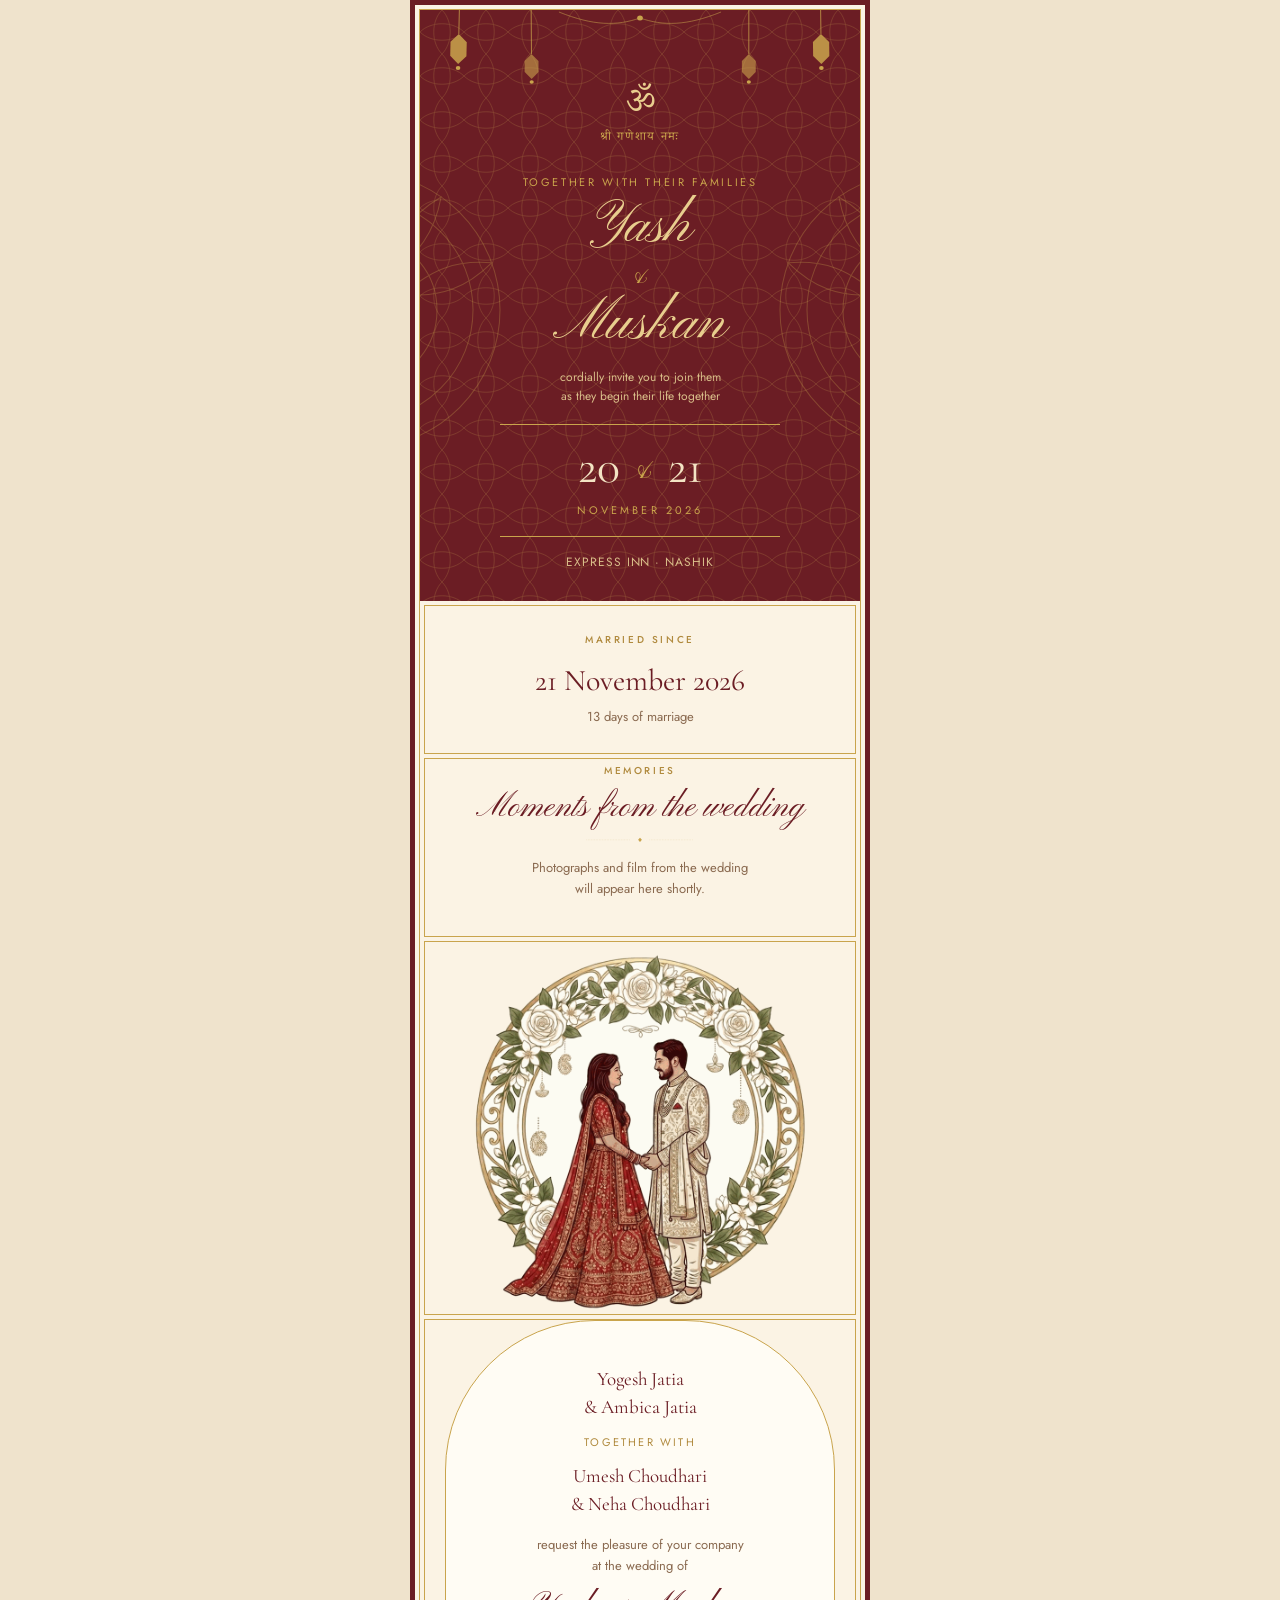
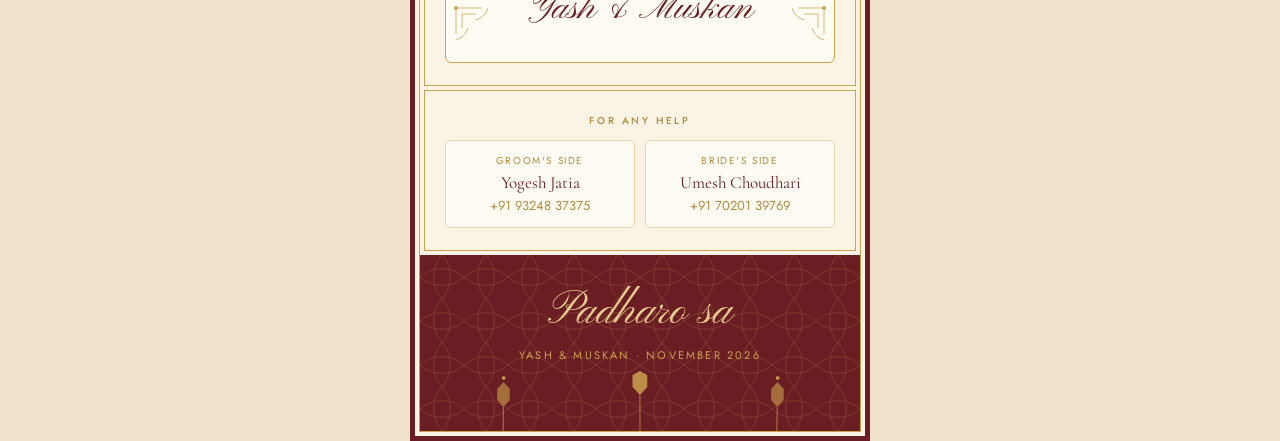
<file: v1/index.html>
<!DOCTYPE html>
<html lang="en">
<head>
<meta charset="utf-8">
<meta name="viewport" content="width=device-width, initial-scale=1">
<title>Yash &amp; Muskan · 20–21 November 2026</title>
<meta name="description" content="Yash and Muskan's wedding, 20 and 21 November 2026, Express Inn, Nashik.">
<meta name="robots" content="noindex">
<link rel="preconnect" href="https://fonts.googleapis.com">
<link rel="preconnect" href="https://fonts.gstatic.com" crossorigin>
<link href="https://fonts.googleapis.com/css2?family=Pinyon+Script&family=Cormorant+Garamond:wght@400;500&family=Jost:wght@400;500&family=Noto+Serif+Devanagari:wght@400;500&display=swap" rel="stylesheet">
<style>
*{box-sizing:border-box}
html,body{margin:0;padding:0;background:#EFE3CC}
body{font-family:'Jost',sans-serif;color:#4A342A;-webkit-print-color-adjust:exact;print-color-adjust:exact}
.page{max-width:460px;margin:0 auto;background:#FBF3E4}
.w{background:#FBF3E4;overflow:hidden;border:5px solid #6B1D24}
.in{border:1px solid #C9A44C;margin:4px;overflow:hidden}
.scr{font-family:'Pinyon Script',cursive;color:#E8CE8E}
.dev{font-family:'Noto Serif Devanagari',serif}
.d{font-family:'Cormorant Garamond',serif;color:#6B1D24;margin:0}
.lbl{font-size:10px;letter-spacing:.26em;color:#B08A3E;font-weight:500}
.jl{background-color:#6B1D24;background-image:url("data:image/svg+xml,%3Csvg xmlns='http://www.w3.org/2000/svg' width='44' height='44' viewBox='0 0 44 44'%3E%3Cg fill='none' stroke='%23C9A44C' stroke-width='0.7' opacity='0.3'%3E%3Cpath d='M22 0 C33 11 33 33 22 44 C11 33 11 11 22 0 Z'/%3E%3Cpath d='M0 22 C11 11 33 11 44 22 C33 33 11 33 0 22 Z'/%3E%3C/g%3E%3C/svg%3E")}
.cn{position:absolute;width:52px;height:52px}
.row{display:flex;gap:10px;padding:10px 0;align-items:baseline}
.tm{font-family:'Cormorant Garamond',serif;font-size:16px;color:#B08A3E;min-width:70px;flex-shrink:0}
.fld{width:100%;padding:10px 12px;border:1px solid #A8783C;border-radius:5px;background:rgba(255,252,244,.06);font-size:15px;color:#F3E4C4;font-family:'Jost',sans-serif}
.fld::placeholder{color:#B99A6A}
.pill{flex:1;text-align:center;padding:11px;border:1px solid #A8783C;border-radius:5px;background:transparent;color:#E8CE8E;font-size:14px;cursor:pointer;user-select:none}
.pill.on{background:#C9A44C;color:#5A1520;border-color:#E8CE8E}
.cta{width:100%;padding:17px;border:none;border-radius:6px;background:#F3E4C4;color:#6B1D24;font-size:14px;letter-spacing:.18em;font-weight:500;cursor:pointer;font-family:'Jost',sans-serif;display:flex;align-items:center;justify-content:center;gap:10px;box-shadow:0 0 0 1px #6B1D24,0 0 0 3px #C9A44C}
.cta:active{transform:scale(.985)}
.lb{font-size:10px;letter-spacing:.22em;color:#C9A44C;margin:0 0 8px}
.num{font-family:'Cormorant Garamond',serif;font-size:32px;color:#6B1D24;line-height:1}
.tv{background:#FFFCF4;border:1px solid #E6D5B0;border-radius:5px;padding:12px}
.day{background:#6B1D24;color:#E8CE8E;text-align:center;padding:10px;border-radius:4px;font-family:'Cormorant Garamond',serif;font-size:20px}
.grid2{display:grid;grid-template-columns:repeat(2,minmax(0,1fr));gap:10px}
a{color:#B08A3E;text-decoration:none}
.music{position:fixed;right:14px;bottom:14px;bottom:calc(14px + env(safe-area-inset-bottom,0px));z-index:50;width:44px;height:44px;border-radius:50%;border:1px solid #C9A44C;background:#6B1D24;color:#E8CE8E;display:none;align-items:center;justify-content:center;cursor:pointer;padding:0;box-shadow:0 2px 10px rgba(74,52,42,.28)}
.music.on{display:flex}
.music svg{width:20px;height:20px}
@media print{.music{display:none !important}}

.rv{opacity:0;transform:translateY(16px);transition:opacity .75s ease-out,transform .75s ease-out}
.rv.in{opacity:1;transform:none}
.spine{position:absolute;left:7px;top:12px;bottom:12px;width:1px;background:#C9A44C;opacity:.4;transform:scaleY(0);transform-origin:top;transition:transform 1.3s ease-out .15s}
.rv.in .spine{transform:scaleY(1)}
.petal{position:absolute;left:50%;top:50%;width:9px;height:9px;background:#C9A44C;border-radius:50% 0 50% 0;opacity:0;pointer-events:none}
@media (prefers-reduced-motion:reduce){.rv{opacity:1;transform:none}.spine{transform:scaleY(1)}}
@media print{.rv{opacity:1 !important;transform:none !important}.spine{transform:scaleY(1) !important}}

@media print{
  html,body{background:#fff}
  .page{max-width:440px}
  .keep{break-inside:avoid;page-break-inside:avoid}
}
</style>
</head>
<body>
<div class="page">
<div class="w"><div class="in">

<div class="jl keep" style="position:relative;padding:0 0 30px;text-align:center;color:#E8CE8E;overflow:hidden">
  <svg class="draw" width="100%" viewBox="0 0 380 74" preserveAspectRatio="none" style="display:block;height:74px" aria-hidden="true">
    <g class="lamp"><animateTransform attributeName="transform" type="rotate" values="-2.2 34 0;2.2 34 0;-2.2 34 0" dur="4.1s" repeatCount="indefinite" calcMode="spline" keyTimes="0;0.5;1" keySplines="0.45 0 0.55 1;0.45 0 0.55 1"/>
      <line x1="34" y1="0" x2="34" y2="24" stroke="#C9A44C" stroke-width="0.7" fill="none"/>
      <path d="M34 24 L27 32 L27 46 L34 54 L41 46 L41 32 Z" fill="#C9A44C" opacity=".85"/><circle cx="34" cy="58" r="2" fill="#C9A44C"/></g>
    <g class="lamp"><animateTransform attributeName="transform" type="rotate" values="1.8 96 0;-1.8 96 0;1.8 96 0" dur="4.8s" repeatCount="indefinite" calcMode="spline" keyTimes="0;0.5;1" keySplines="0.45 0 0.55 1;0.45 0 0.55 1"/>
      <line x1="96" y1="0" x2="96" y2="44" stroke="#C9A44C" stroke-width="0.7" fill="none"/>
      <path d="M96 44 L90 51 L90 62 L96 69 L102 62 L102 51 Z" fill="#C9A44C" opacity=".6"/><circle cx="96" cy="72" r="1.8" fill="#C9A44C"/></g>
    <g class="lamp"><animateTransform attributeName="transform" type="rotate" values="-1.6 284 0;1.6 284 0;-1.6 284 0" dur="5.3s" repeatCount="indefinite" calcMode="spline" keyTimes="0;0.5;1" keySplines="0.45 0 0.55 1;0.45 0 0.55 1"/>
      <line x1="284" y1="0" x2="284" y2="44" stroke="#C9A44C" stroke-width="0.7" fill="none"/>
      <path d="M284 44 L278 51 L278 62 L284 69 L290 62 L290 51 Z" fill="#C9A44C" opacity=".6"/><circle cx="284" cy="72" r="1.8" fill="#C9A44C"/></g>
    <g class="lamp"><animateTransform attributeName="transform" type="rotate" values="2 346 0;-2 346 0;2 346 0" dur="4.5s" repeatCount="indefinite" calcMode="spline" keyTimes="0;0.5;1" keySplines="0.45 0 0.55 1;0.45 0 0.55 1"/>
      <line x1="346" y1="0" x2="346" y2="24" stroke="#C9A44C" stroke-width="0.7" fill="none"/>
      <path d="M346 24 L339 32 L339 46 L346 54 L353 46 L353 32 Z" fill="#C9A44C" opacity=".85"/><circle cx="346" cy="58" r="2" fill="#C9A44C"/></g>
    <path d="M120 2 C150 16 170 16 190 8 C210 16 230 16 260 2" fill="none" stroke="#C9A44C" stroke-width="0.7" opacity=".7"/>
    <circle cx="190" cy="8" r="2.5" fill="#C9A44C"/>
  </svg>

  <svg width="150" viewBox="0 0 100 200" style="position:absolute;left:-58px;top:150px;opacity:.3" aria-hidden="true">
    <g stroke="#C9A44C" fill="none" stroke-width="0.7">
      <circle cx="0" cy="100" r="92"/><circle cx="0" cy="100" r="74"/><circle cx="0" cy="100" r="50"/><circle cx="0" cy="100" r="30"/>
      <g transform="rotate(-70 0 100)"><path d="M0 8 C-10 30 -10 48 0 70 C10 48 10 30 0 8 Z"/></g>
      <g transform="rotate(-35 0 100)"><path d="M0 8 C-10 30 -10 48 0 70 C10 48 10 30 0 8 Z"/></g>
      <g><path d="M0 8 C-10 30 -10 48 0 70 C10 48 10 30 0 8 Z"/></g>
      <g transform="rotate(35 0 100)"><path d="M0 8 C-10 30 -10 48 0 70 C10 48 10 30 0 8 Z"/></g>
      <g transform="rotate(70 0 100)"><path d="M0 8 C-10 30 -10 48 0 70 C10 48 10 30 0 8 Z"/></g>
    </g>
  </svg>
  <svg width="150" viewBox="0 0 100 200" style="position:absolute;right:-58px;top:150px;opacity:.3" aria-hidden="true">
    <g stroke="#C9A44C" fill="none" stroke-width="0.7" transform="translate(100 0)">
      <circle cx="0" cy="100" r="92"/><circle cx="0" cy="100" r="74"/><circle cx="0" cy="100" r="50"/><circle cx="0" cy="100" r="30"/>
      <g transform="rotate(-70 0 100)"><path d="M0 8 C-10 30 -10 48 0 70 C10 48 10 30 0 8 Z"/></g>
      <g transform="rotate(-35 0 100)"><path d="M0 8 C-10 30 -10 48 0 70 C10 48 10 30 0 8 Z"/></g>
      <g><path d="M0 8 C-10 30 -10 48 0 70 C10 48 10 30 0 8 Z"/></g>
      <g transform="rotate(35 0 100)"><path d="M0 8 C-10 30 -10 48 0 70 C10 48 10 30 0 8 Z"/></g>
      <g transform="rotate(70 0 100)"><path d="M0 8 C-10 30 -10 48 0 70 C10 48 10 30 0 8 Z"/></g>
    </g>
  </svg>

  <div style="position:relative;padding:2px 26px 0">
    <p class="dev" style="font-size:34px;color:#E8CE8E;margin:0 0 2px;line-height:1.2">ॐ</p>
    <p class="dev" style="font-size:12px;letter-spacing:.14em;color:#C9A44C;margin:0 0 26px">श्री गणेशाय नमः</p>
    <p style="font-size:11px;letter-spacing:.24em;color:#C9A44C;margin:0 0 10px">TOGETHER WITH THEIR FAMILIES</p>
    <p class="scr" style="font-size:58px;line-height:.95;margin:0">Yash</p>
    <p class="scr" style="font-size:30px;margin:2px 0;color:#C9A44C">&amp;</p>
    <p class="scr" style="font-size:58px;line-height:.95;margin:0">Muskan</p>
    <p style="font-size:12px;color:#D9BE8A;margin:16px 0 18px;line-height:1.6">cordially invite you to join them<br>as they begin their life together</p>
    <div style="max-width:280px;margin:0 auto;padding:18px 0;border-top:1px solid #C9A44C;border-bottom:1px solid #C9A44C">
      <p style="font-family:'Cormorant Garamond',serif;font-size:48px;color:#F3E4C4;margin:0;line-height:1">20 <span style="font-family:'Pinyon Script',cursive;font-size:34px;color:#C9A44C;vertical-align:4px">&amp;</span> 21</p>
      <p style="font-size:11px;letter-spacing:.28em;color:#C9A44C;margin:11px 0 0">NOVEMBER 2026</p>
    </div>
    <p style="font-size:12px;margin:16px 0 0;color:#D9BE8A;letter-spacing:.08em">EXPRESS INN &middot; NASHIK</p>
  </div>
</div>

<div id="cdSec" class="keep rv" style="padding:26px 24px;text-align:center">
  <p class="lbl" id="cdLabel" style="margin:0 0 16px">THE CELEBRATIONS BEGIN IN</p>
  <div id="cdGrid" style="display:grid;grid-template-columns:repeat(4,minmax(0,1fr));gap:8px">
    <div><div class="num" id="c-d">—</div><div style="font-size:10px;letter-spacing:.14em;color:#9A7B5A;margin-top:5px">DAYS</div></div>
    <div><div class="num" id="c-h">—</div><div style="font-size:10px;letter-spacing:.14em;color:#9A7B5A;margin-top:5px">HRS</div></div>
    <div><div class="num" id="c-m">—</div><div style="font-size:10px;letter-spacing:.14em;color:#9A7B5A;margin-top:5px">MIN</div></div>
    <div><div class="num" id="c-s">—</div><div style="font-size:10px;letter-spacing:.14em;color:#9A7B5A;margin-top:5px">SEC</div></div>
  </div>
  <div id="cdGrid2" style="display:none">
    <p class="d" id="cdBig" style="font-size:30px;line-height:1.2"></p>
    <p id="cdSub" style="font-size:13px;color:#8A6A50;margin:8px 0 0;line-height:1.5"></p>
  </div>
</div>

<div class="keep rv" style="padding:10px 14px 2px"><img src="[data-uri]" alt="Illustration of Yash and Muskan holding hands within a floral ring" style="display:block;width:100%;max-width:360px;margin:0 auto"></div>

<div class="keep rv" style="padding:0 20px 22px">
  <div style="position:relative;background:#FFFCF4;border:1px solid #C9A44C;border-radius:150px 150px 6px 6px;padding:44px 26px 30px;text-align:center">
    <svg class="cn" style="left:6px;bottom:6px" viewBox="0 0 52 52" aria-hidden="true"><g fill="none" stroke="#C9A44C" stroke-width="0.8"><path d="M4 4 L4 30"/><path d="M4 4 L30 4"/><path d="M10 10 L10 24 M10 10 L24 10"/><path d="M4 36 C10 34 14 30 16 24"/><path d="M36 4 C34 10 30 14 24 16"/></g><circle cx="4" cy="4" r="2" fill="#C9A44C"/></svg>
    <svg class="cn" style="right:6px;bottom:6px;transform:scaleX(-1)" viewBox="0 0 52 52" aria-hidden="true"><g fill="none" stroke="#C9A44C" stroke-width="0.8"><path d="M4 4 L4 30"/><path d="M4 4 L30 4"/><path d="M10 10 L10 24 M10 10 L24 10"/><path d="M4 36 C10 34 14 30 16 24"/><path d="M36 4 C34 10 30 14 24 16"/></g><circle cx="4" cy="4" r="2" fill="#C9A44C"/></svg>
    
    <p class="d" style="font-size:19px;line-height:1.5">Yogesh Jatia<br>&amp; Ambica Jatia</p>
    <p style="font-size:11px;color:#B08A3E;margin:12px 0;letter-spacing:.2em">TOGETHER WITH</p>
    <p class="d" style="font-size:19px;line-height:1.5">Umesh Choudhari<br>&amp; Neha Choudhari</p>
    <p style="font-size:13px;color:#8A6A50;margin:16px 0 0;line-height:1.6">request the pleasure of your company<br>at the wedding of</p>
    <p style="font-family:'Pinyon Script',cursive;font-size:38px;color:#6B1D24;margin:10px 0 0;line-height:1.2">Yash &amp; Muskan</p>
  </div>
</div>

<div id="sched" style="padding:0 20px 20px">
  <p class="lbl" style="margin:0 0 16px;text-align:center">ORDER OF EVENTS</p>
  <div class="keep rv">
    <div class="day">Friday, 20 November</div>
    <div style="position:relative;border:1px solid #E6D5B0;border-top:none;border-radius:0 0 6px 6px;background:#FFFCF4;padding:8px 16px 14px"><span class="spine"></span>
      <div class="row"><span class="tm">1:00 pm</span><span style="font-size:15px">Lunch<br><span style="font-size:12px;color:#9A7B5A">Grandeur Hall</span></span></div>
      <div class="row" style="border-top:1px dotted #E0CDA4"><span class="tm">3:00 pm</span><span style="font-size:15px">Groom side mayara<br><span style="font-size:12px;color:#9A7B5A">Express Royal</span></span></div>
      <div class="row" style="border-top:1px dotted #E0CDA4"><span class="tm">3:00 pm</span><span style="font-size:15px">Bride side mayara<br><span style="font-size:12px;color:#9A7B5A">Grandeur Hall</span></span></div>
      <div class="row" style="border-top:1px dotted #E0CDA4"><span class="tm">7:00 pm</span><span style="font-size:15px">Ring Ceremony &amp; Sangeet<br><span style="font-size:12px;color:#9A7B5A">Lawn</span></span></div>
      <div class="row" style="border-top:1px dotted #E0CDA4"><span class="tm">11:00 pm</span><span style="font-size:15px">After Party<br><span style="font-size:12px;color:#9A7B5A">Express Royal</span></span></div>
    </div>
  </div>
  <div class="keep rv" style="margin-top:16px">
    <div class="day">Saturday, 21 November</div>
    <div style="position:relative;border:1px solid #E6D5B0;border-top:none;border-radius:0 0 6px 6px;background:#FFFCF4;padding:8px 16px 14px"><span class="spine"></span>
      <div class="row"><span class="tm">8:00 am</span><span style="font-size:15px">Groom haldi<br><span style="font-size:12px;color:#9A7B5A">Express Royal</span></span></div>
      <div class="row" style="border-top:1px dotted #E0CDA4"><span class="tm">10:00 am</span><span style="font-size:15px">Carnival<br><span style="font-size:12px;color:#9A7B5A">Express Royal</span></span></div>
      <div class="row" style="border-top:1px dotted #E0CDA4"><span class="tm">3:00 pm</span><span style="font-size:15px">Baraat<br><span style="font-size:12px;color:#9A7B5A">Main Lobby</span></span></div>
      <div class="row" style="border-top:1px dotted #E0CDA4"><span class="tm">5:00 pm</span><span style="font-size:15px">Varmala<br><span style="font-size:12px;color:#9A7B5A">Lawn</span></span></div>
      <div style="border-top:1px dotted #E0CDA4;margin:0 -16px;padding:0 16px;background:#F6EBD5">
        <div class="row"><span class="tm" style="color:#6B1D24">6:00 pm</span><span style="font-size:15px;color:#6B1D24">Phera<br><span style="font-size:12px;color:#8A6A50">Lawn</span></span></div>
      </div>
      <div class="row" style="border-top:1px dotted #E0CDA4"><span class="tm">8:00 pm</span><span style="font-size:15px">Reception<br><span style="font-size:12px;color:#9A7B5A">Lawn</span></span></div>
    </div>
  </div>
</div>

<div class="keep rv" id="memories" style="display:none;padding:4px 20px 22px;text-align:center">
  <p class="lbl" style="margin:0 0 10px">MEMORIES</p>
  <p id="memHead" style="font-family:'Pinyon Script',cursive;color:#6B1D24;font-size:34px;margin:0 0 4px;line-height:1.2">Moments from the wedding</p>
  <svg width="120" viewBox="0 0 380 18" style="display:block;margin:8px auto 16px" aria-hidden="true"><line x1="20" y1="9" x2="160" y2="9" stroke="#C9A44C" stroke-width="0.6" stroke-dasharray="2 3"/><line x1="220" y1="9" x2="360" y2="9" stroke="#C9A44C" stroke-width="0.6" stroke-dasharray="2 3"/><path d="M190 2 L196 9 L190 16 L184 9 Z" fill="#C9A44C"/></svg>

  <div id="memVideo" style="display:none;margin:0 0 14px"></div>
  <div id="memGrid" style="display:grid;grid-template-columns:repeat(2,minmax(0,1fr));gap:8px"></div>
  <p id="memEmpty" style="font-size:13px;color:#8A6A50;margin:0;line-height:1.6">Photographs and film from the wedding<br>will appear here shortly.</p>
  <div id="memLinks" style="margin-top:14px"></div>

  <div id="upBox" style="display:none;margin-top:18px;background:#FFFCF4;border:1px solid #C9A44C;border-radius:6px;padding:16px 14px">
    <p class="lbl" style="margin:0 0 6px">YOUR PHOTOGRAPHS</p>
    <p id="upNote" style="font-size:13px;color:#8A6A50;margin:0 0 12px;line-height:1.55">If you took pictures, we would love to have them.</p>
    <input class="fld" id="upWho" type="text" placeholder="Your name" style="background:#FBF3E4;color:#4A342A;border-color:#DCC79C;margin-bottom:9px">
    <input id="upFiles" type="file" accept="image/*" multiple style="display:none">
    <button class="cta" id="upPick" style="box-shadow:none;background:#6B1D24;color:#F3E4C4;padding:13px;font-size:13px">CHOOSE PHOTOS</button>
    <p id="upStatus" style="font-size:13px;color:#8A6A50;margin:10px 0 0;line-height:1.5;display:none"></p>
    <div id="upBar" style="display:none;height:3px;background:#E6D5B0;border-radius:2px;margin-top:10px;overflow:hidden"><div id="upFill" style="height:100%;width:0;background:#C9A44C;transition:width .3s ease-out"></div></div>
  </div>
</div>

<div id="venue" class="keep rv" style="padding:0 20px 22px">
  <p class="lbl" style="margin:0 0 12px;text-align:center">THE VENUE</p>
  <p class="d" style="font-size:24px;text-align:center">Express Inn</p>
  <svg width="120" viewBox="0 0 380 18" style="display:block;margin:6px auto 10px" aria-hidden="true"><line x1="20" y1="9" x2="160" y2="9" stroke="#C9A44C" stroke-width="0.6" stroke-dasharray="2 3"/><line x1="220" y1="9" x2="360" y2="9" stroke="#C9A44C" stroke-width="0.6" stroke-dasharray="2 3"/><path d="M190 2 L196 9 L190 16 L184 9 Z" fill="#C9A44C"/></svg>
  <p style="font-size:13px;color:#8A6A50;text-align:center;margin:0;line-height:1.55">Pathardi Phata, Mumbai Agra Road, Ambad<br>Nashik 422010, Maharashtra</p>
  <p style="font-size:13px;text-align:center;margin:8px 0 16px"><a href="tel:+912532227777">+91 253 222 7777</a></p>
  <div class="grid2">
    <div class="tv"><p style="font-size:13px;margin:0;line-height:1.45;color:#6B1D24">By road<br><span style="color:#8A6A50;font-size:12px">Via Samruddhi Mahamarg from Mumbai. Free parking on site.</span></p></div>
    <div class="tv"><p style="font-size:13px;margin:0;line-height:1.45;color:#6B1D24">By cab<br><span style="color:#8A6A50;font-size:12px">Uber Intercity from Mumbai. Uber runs within Nashik.</span></p></div>
    <div class="tv"><p style="font-size:13px;margin:0;line-height:1.45;color:#6B1D24">By air<br><span style="color:#8A6A50;font-size:12px">Nashik airport 23 km. Mumbai 160 km.</span></p></div>
    <div class="tv"><p style="font-size:13px;margin:0;line-height:1.45;color:#6B1D24">By rail<br><span style="color:#8A6A50;font-size:12px">Nashik Road station, 11 km.</span></p></div>
  </div>
  <div class="tv" style="margin-top:10px"><p style="font-size:13px;margin:0;line-height:1.45;color:#6B1D24">Stay<br><span style="color:#8A6A50;font-size:12px">Check-in from 12:00 pm on 20 November. Every function is on the property.</span></p></div>
</div>

<div id="rsvpSec" class="jl keep rv" style="position:relative;padding:28px 22px;text-align:center">
  <svg class="cn" style="left:8px;top:8px" viewBox="0 0 52 52" aria-hidden="true"><g fill="none" stroke="#C9A44C" stroke-width="0.8"><path d="M4 4 L4 30"/><path d="M4 4 L30 4"/><path d="M10 10 L10 24 M10 10 L24 10"/><path d="M4 36 C10 34 14 30 16 24"/><path d="M36 4 C34 10 30 14 24 16"/></g><circle cx="4" cy="4" r="2" fill="#C9A44C"/></svg>
  <svg class="cn" style="right:8px;top:8px;transform:scaleX(-1)" viewBox="0 0 52 52" aria-hidden="true"><g fill="none" stroke="#C9A44C" stroke-width="0.8"><path d="M4 4 L4 30"/><path d="M4 4 L30 4"/><path d="M10 10 L10 24 M10 10 L24 10"/><path d="M4 36 C10 34 14 30 16 24"/><path d="M36 4 C34 10 30 14 24 16"/></g><circle cx="4" cy="4" r="2" fill="#C9A44C"/></svg>

  <div id="rsvpHead">
    <p style="font-size:10px;letter-spacing:.26em;color:#C9A44C;margin:6px 0 6px">KINDLY RESPOND</p>
    <p class="scr" style="font-size:36px;margin:0 0 22px;line-height:1.2">We'd love to know you're coming</p>
  </div>

  <div id="rsvpClosed" style="display:none;padding:10px 0 4px">
    <p style="font-size:13px;color:#D9BE8A;margin:0;line-height:1.7" id="rsvpClosedMsg"></p>
  </div>
  <div id="f" style="text-align:left">
    <input id="hp" name="website" type="text" tabindex="-1" autocomplete="off" aria-hidden="true" style="position:absolute;left:-9999px;width:1px;height:1px;opacity:0"><input class="fld" id="nm" type="text" placeholder="Your name" style="margin-bottom:9px">
    <input class="fld" id="ph" type="tel" placeholder="Phone number" style="margin-bottom:16px">
    <p class="lb">WILL YOU JOIN US</p>
    <div style="display:flex;gap:8px;margin-bottom:16px" id="att"><div class="pill" data-v="Yes">Yes, with joy</div><div class="pill" data-v="No">Regretfully no</div></div>
    <p class="lb">INVITED BY</p>
    <div style="display:flex;gap:8px;margin-bottom:16px" id="side"><div class="pill" data-v="Groom">Groom's side</div><div class="pill" data-v="Bride">Bride's side</div></div>
    <p class="lb">ACCOMPANYING YOU</p>
    <input class="fld" id="gc" type="number" min="0" max="15" placeholder="How many others" style="margin-bottom:9px">
    <textarea class="fld" id="gn" rows="2" placeholder="Their names (optional)" style="margin-bottom:8px;resize:vertical"></textarea>
    <p id="err" style="font-size:13px;color:#F7BDBD;margin:6px 0 0;display:none"></p>
    <svg width="150" viewBox="0 0 380 20" style="display:block;margin:20px auto 16px" aria-hidden="true"><line x1="20" y1="10" x2="158" y2="10" stroke="#C9A44C" stroke-width="0.7" stroke-dasharray="2 3"/><line x1="222" y1="10" x2="360" y2="10" stroke="#C9A44C" stroke-width="0.7" stroke-dasharray="2 3"/><path d="M190 3 L197 10 L190 17 L183 10 Z" fill="#C9A44C"/></svg>
    <button class="cta" id="sub">SEND RSVP &rarr;</button>
  </div>

  <div id="dn" style="display:none;padding:10px 0 6px">
    <p id="dnEye" style="font-size:10px;letter-spacing:.26em;color:#C9A44C;margin:6px 0 10px"></p>
    <p class="scr" id="dnHead" style="font-size:42px;margin:0 0 12px;line-height:1.15"></p>
    <p style="font-size:14px;color:#EFDDB0;margin:0 auto;line-height:1.65;max-width:290px" id="dm"></p>
    <svg width="120" viewBox="0 0 380 20" style="display:block;margin:18px auto 14px" aria-hidden="true"><line x1="20" y1="10" x2="158" y2="10" stroke="#C9A44C" stroke-width="0.7" stroke-dasharray="2 3"/><line x1="222" y1="10" x2="360" y2="10" stroke="#C9A44C" stroke-width="0.7" stroke-dasharray="2 3"/><path d="M190 3 L197 10 L190 17 L183 10 Z" fill="#C9A44C"/></svg>
    <p style="font-size:12px;color:#D9BE8A;margin:0;line-height:1.6" id="dnHelp"></p>
  </div>
</div>

<div class="keep rv" style="padding:22px 20px">
  <p class="lbl" style="margin:0 0 12px;text-align:center">FOR ANY HELP</p>
  <div class="grid2">
    <div class="tv" style="text-align:center"><p style="font-size:10px;letter-spacing:.16em;color:#B08A3E;margin:0 0 4px">GROOM'S SIDE</p><p class="d" style="font-size:17px">Yogesh Jatia</p><p style="font-size:13px;margin:3px 0 0"><a href="tel:+919324837375">+91 93248 37375</a></p></div>
    <div class="tv" style="text-align:center"><p style="font-size:10px;letter-spacing:.16em;color:#B08A3E;margin:0 0 4px">BRIDE'S SIDE</p><p class="d" style="font-size:17px">Umesh Choudhari</p><p style="font-size:13px;margin:3px 0 0"><a href="tel:+917020139769">+91 70201 39769</a></p></div>
  </div>
</div>

<div class="jl keep" style="text-align:center;padding:28px 20px 0">
  <p class="scr" style="font-size:46px;margin:0 0 6px">Padharo sa</p>
  <p style="font-size:11px;letter-spacing:.2em;margin:0 0 8px;color:#C9A44C">YASH &amp; MUSKAN &middot; NOVEMBER 2026</p>
  <svg class="draw" width="100%" viewBox="0 0 380 60" preserveAspectRatio="none" style="display:block;height:60px" aria-hidden="true">
    <g class="lamp"><animateTransform attributeName="transform" type="rotate" values="-1.8 60 60;1.8 60 60;-1.8 60 60" dur="4.6s" repeatCount="indefinite" calcMode="spline" keyTimes="0;0.5;1" keySplines="0.45 0 0.55 1;0.45 0 0.55 1"/>
      <line x1="60" y1="60" x2="60" y2="36" stroke="#C9A44C" stroke-width="0.7" fill="none"/>
      <path d="M60 36 L54 29 L54 18 L60 11 L66 18 L66 29 Z" fill="#C9A44C" opacity=".6"/><circle cx="60" cy="7" r="1.8" fill="#C9A44C"/></g>
    <g class="lamp"><animateTransform attributeName="transform" type="rotate" values="1.5 190 60;-1.5 190 60;1.5 190 60" dur="5.1s" repeatCount="indefinite" calcMode="spline" keyTimes="0;0.5;1" keySplines="0.45 0 0.55 1;0.45 0 0.55 1"/>
      <line x1="190" y1="60" x2="190" y2="24" stroke="#C9A44C" stroke-width="0.7" fill="none"/>
      <path d="M190 24 L183 16 L183 4 L190 0 L197 4 L197 16 Z" fill="#C9A44C" opacity=".85"/></g>
    <g class="lamp"><animateTransform attributeName="transform" type="rotate" values="-2 320 60;2 320 60;-2 320 60" dur="4.3s" repeatCount="indefinite" calcMode="spline" keyTimes="0;0.5;1" keySplines="0.45 0 0.55 1;0.45 0 0.55 1"/>
      <line x1="320" y1="60" x2="320" y2="36" stroke="#C9A44C" stroke-width="0.7" fill="none"/>
      <path d="M320 36 L314 29 L314 18 L320 11 L326 18 L326 29 Z" fill="#C9A44C" opacity=".6"/><circle cx="320" cy="7" r="1.8" fill="#C9A44C"/></g>
  </svg>
</div>

</div></div>
</div>

<script>
(function(){
  // ======================= PHASE ENGINE =======================
  // Everything below switches automatically on these three dates.
  var T_START   = new Date('2026-11-20T12:00:00+05:30').getTime(); // guests arrive
  var T_PHERA   = new Date('2026-11-21T18:00:00+05:30').getTime(); // the vows
  var T_AFTER   = new Date('2026-11-22T06:00:00+05:30').getTime(); // morning after
  var T_UPLOAD_CLOSE = new Date('2026-11-30T23:59:00+05:30').getTime(); // guests have 9 days

  // Paste these in once you have them. Empty values stay hidden.
  var MEMORIES = {
    playlistId: '',   // unlisted YouTube PLAYLIST id (starts PL...), embeds natively
    albumUrl:   '',   // Google Photos album of the final pictures (opens in a new tab)
    photos:     [],   // curated stills you host yourself, e.g. ['photos/01.webp', ...]
    uploads:    true  // show the on-site "add your photos" uploader
  };

  var EVENTS = [
    ['2026-11-20T13:00:00+05:30','Lunch','Grandeur Hall'],
    ['2026-11-20T15:00:00+05:30','Mayara','Express Royal & Grandeur Hall'],
    ['2026-11-20T19:00:00+05:30','Ring Ceremony & Sangeet','Lawn'],
    ['2026-11-20T23:00:00+05:30','After Party','Express Royal'],
    ['2026-11-21T08:00:00+05:30','Groom haldi','Express Royal'],
    ['2026-11-21T10:00:00+05:30','Carnival','Express Royal'],
    ['2026-11-21T15:00:00+05:30','Baraat','Main Lobby'],
    ['2026-11-21T17:00:00+05:30','Varmala','Lawn'],
    ['2026-11-21T18:00:00+05:30','Phera','Lawn'],
    ['2026-11-21T20:00:00+05:30','Reception','Lawn']
  ].map(function(e){ return { t: new Date(e[0]).getTime(), name: e[1], place: e[2] }; });

  function phase(){
    var n = Date.now();
    if(n < T_START) return 'before';
    if(n < T_AFTER) return 'during';
    return 'after';
  }

  var lastPhase = null;

  function applyPhase(){
    var ph = phase();
    if(ph === lastPhase) return;
    lastPhase = ph;

    var grid = document.getElementById('cdGrid'),
        grid2 = document.getElementById('cdGrid2'),
        label = document.getElementById('cdLabel'),
        mem = document.getElementById('memories'),
        form = document.getElementById('f'),
        closed = document.getElementById('rsvpClosed'),
        closedMsg = document.getElementById('rsvpClosedMsg');

    if(ph === 'before'){
      grid.style.display = 'grid'; grid2.style.display = 'none';
      label.textContent = 'THE CELEBRATIONS BEGIN IN';
      return;
    }

    grid.style.display = 'none'; grid2.style.display = 'block';
    var memEl = document.getElementById('memories');
    if(memEl){ memEl.style.display = 'block'; memEl.classList.add('in'); renderMemories(ph); }

    // once the celebrations begin, replies are pointless: drop the whole RSVP block
    var rsvpSec = document.getElementById('rsvpSec');
    if(rsvpSec) rsvpSec.style.display = 'none';

    if(ph === 'during'){
      label.textContent = 'HAPPENING NOW';
    } else {
      label.textContent = 'MARRIED SINCE';
      // after the wedding: the schedule and travel details are done with, and the
      // photographs take the place of honour, straight under the "Married since" band
      var sched = document.getElementById('sched'), venue = document.getElementById('venue'),
          cdSec = document.getElementById('cdSec');
      if(sched) sched.style.display = 'none';
      if(venue) venue.style.display = 'none';
      if(memEl && cdSec && cdSec.parentNode) cdSec.parentNode.insertBefore(memEl, cdSec.nextSibling);
    }
  }

  function fmtTime(ts){
    var d = new Date(ts);
    return d.toLocaleTimeString('en-IN', {hour:'numeric', minute:'2-digit', hour12:true, timeZone:'Asia/Kolkata'});
  }

  function tick(){
    applyPhase();
    var ph = lastPhase, n = Date.now();

    if(ph === 'before'){
      var d = T_START - n; if(d < 0) d = 0;
      document.getElementById('c-d').textContent = Math.floor(d/86400000);
      document.getElementById('c-h').textContent = Math.floor(d/3600000)%24;
      document.getElementById('c-m').textContent = Math.floor(d/60000)%60;
      document.getElementById('c-s').textContent = Math.floor(d/1000)%60;
      return;
    }

    var big = document.getElementById('cdBig'), sub = document.getElementById('cdSub');

    if(ph === 'during'){
      var next = null;
      for(var i=0;i<EVENTS.length;i++){ if(EVENTS[i].t > n){ next = EVENTS[i]; break; } }
      if(next){
        big.textContent = next.name;
        sub.innerHTML = 'Up next &middot; ' + fmtTime(next.t) + '<br>' + next.place;
      } else {
        big.textContent = 'The last dance';
        sub.textContent = 'Thank you for being here.';
      }
      return;
    }

    var days = Math.floor((n - T_PHERA) / 86400000);
    big.textContent = '21 November 2026';
    sub.innerHTML = days < 1 ? 'Just married' : days + (days === 1 ? ' day' : ' days') + ' of marriage';
  }

  function renderMemories(ph){
    var vid = document.getElementById('memVideo'),
        grid = document.getElementById('memGrid'),
        empty = document.getElementById('memEmpty'),
        links = document.getElementById('memLinks'),
        head = document.getElementById('memHead'),
        upBox = document.getElementById('upBox');
    var has = false;

    if(ph === 'during'){
      head.textContent = 'Share what you capture';
      empty.innerHTML = 'Our photographs will appear here<br>once the celebrations are over.';
    }

    if(MEMORIES.playlistId){
      vid.style.display = 'block';
      vid.innerHTML = '<div style="position:relative;padding-bottom:56.25%;height:0;border:1px solid #C9A44C;border-radius:6px;overflow:hidden">' +
        '<iframe src="https://www.youtube-nocookie.com/embed/videoseries?list=' + MEMORIES.playlistId + '" ' +
        'title="Wedding films" loading="lazy" allowfullscreen ' +
        'allow="accelerometer; clipboard-write; encrypted-media; picture-in-picture; fullscreen" ' +
        'style="position:absolute;top:0;left:0;width:100%;height:100%;border:0"></iframe></div>';
      has = true;
    }

    if(MEMORIES.photos && MEMORIES.photos.length){
      grid.innerHTML = MEMORIES.photos.map(function(src, i){
        return '<img src="' + src + '" alt="Wedding photograph ' + (i+1) + '" loading="lazy" data-full="' + src + '" ' +
               'style="width:100%;height:150px;object-fit:cover;border:1px solid #E6D5B0;border-radius:5px;display:block;cursor:zoom-in">';
      }).join('');
      has = true;
      grid.addEventListener('click', function(ev){
        if(ev.target.tagName !== 'IMG') return;
        var lb = document.getElementById('lightbox');
        document.getElementById('lbImg').src = ev.target.getAttribute('data-full');
        lb.style.display = 'flex';
      });
    }

    var btns = '';
    if(MEMORIES.albumUrl){
      btns += '<a href="' + MEMORIES.albumUrl + '" target="_blank" rel="noopener" ' +
        'style="display:block;padding:13px;border:1px solid #C9A44C;border-radius:6px;background:#6B1D24;color:#F3E4C4;' +
        'font-size:13px;letter-spacing:.14em;text-decoration:none">SEE EVERY PHOTOGRAPH</a>';
      has = true;
    }
    links.innerHTML = btns;
    empty.style.display = has ? 'none' : 'block';
    // the uploader stays open well past the wedding — people share late
    var uploadsOpen = MEMORIES.uploads && Date.now() < T_UPLOAD_CLOSE;
    if(upBox){
      upBox.style.display = uploadsOpen ? 'block' : 'none';
      // the uploader wording stays the same in every phase (no changing day counts)
    }
  }

  // ---- lightbox dismiss ----
  (function(){
    var lb = document.getElementById('lightbox');
    if(!lb) return;
    lb.addEventListener('click', function(){ lb.style.display='none'; document.getElementById('lbImg').src=''; });
    document.addEventListener('keydown', function(e){ if(e.key==='Escape') lb.style.display='none'; });
  })();

  // ---- guest photo uploader -------------------------------------------
  (function(){
    var pick = document.getElementById('upPick'),
        input = document.getElementById('upFiles'),
        who = document.getElementById('upWho'),
        status = document.getElementById('upStatus'),
        bar = document.getElementById('upBar'),
        fill = document.getElementById('upFill');
    if(!pick || !input) return;

    function say(msg, colour){
      status.style.display='block';
      status.textContent = msg;
      status.style.color = colour || '#8A6A50';
    }

    // shrink on the phone before sending: a 4MB camera shot becomes ~300KB
    function shrink(file){
      return new Promise(function(resolve, reject){
        var img = new Image(), url = URL.createObjectURL(file);
        img.onload = function(){
          var max = 1600, w = img.width, h = img.height;
          if(w > max || h > max){ var r = Math.min(max/w, max/h); w = Math.round(w*r); h = Math.round(h*r); }
          var c = document.createElement('canvas'); c.width = w; c.height = h;
          c.getContext('2d').drawImage(img, 0, 0, w, h);
          URL.revokeObjectURL(url);
          resolve(c.toDataURL('image/jpeg', 0.82));
        };
        img.onerror = function(){ URL.revokeObjectURL(url); reject(new Error('unreadable')); };
        img.src = url;
      });
    }

    pick.addEventListener('click', function(){
      if(!who.value.trim()){ say('Please add your name first.', '#A32D2D'); who.focus(); return; }
      input.click();
    });

    input.addEventListener('change', function(){
      var files = Array.prototype.slice.call(input.files || []);
      if(!files.length) return;
      if(RSVP_ENDPOINT.indexOf('PASTE_') === 0){ say('Uploads are not switched on yet.', '#A32D2D'); return; }

      pick.disabled = true; pick.style.opacity = '0.6';
      bar.style.display = 'block';
      var done = 0, failed = 0;

      function next(i){
        if(i >= files.length){
          pick.disabled = false; pick.style.opacity = '1';
          input.value = '';
          fill.style.width = '100%';
          say(failed ? (done + ' sent, ' + failed + ' could not be sent. Try those again?')
                     : ('Thank you — ' + done + (done===1?' photograph':' photographs') + ' received.'),
              failed ? '#A32D2D' : '#6B1D24');
          setTimeout(function(){ bar.style.display='none'; fill.style.width='0'; }, 1800);
          return;
        }
        say('Sending ' + (i+1) + ' of ' + files.length + '…');
        fill.style.width = Math.round((i/files.length)*100) + '%';

        shrink(files[i]).then(function(dataUrl){
          return fetch(RSVP_ENDPOINT, {
            method:'POST',
            headers:{'Content-Type':'text/plain;charset=utf-8'},
            body: JSON.stringify({ action:'photo', who: who.value.trim(),
                                   mime:'image/jpeg', file: dataUrl, website:'' })
          });
        })
        .then(function(r){ return r.json().catch(function(){ return {ok:true}; }); })
        .then(function(res){ if(res && res.ok === false) throw new Error(res.error||'rejected'); done++; })
        .catch(function(){ failed++; })
        .then(function(){ next(i+1); });
      }
      next(0);
    });
  })();

  tick(); setInterval(tick, 1000);
  var att='',side='';
  function grp(id,set){document.querySelectorAll('#'+id+' .pill').forEach(function(p){
    p.addEventListener('click',function(){
      document.querySelectorAll('#'+id+' .pill').forEach(function(q){q.classList.remove('on');});
      p.classList.add('on');set(p.getAttribute('data-v'));
      document.getElementById('err').style.display='none';});});}
  grp('att',function(v){att=v;});grp('side',function(v){side=v;});
  var RSVP_ENDPOINT = 'https://script.google.com/macros/s/AKfycbyv0goxTGlCWfX36fzbVXiQ3OJa9IYulBMFdro_dhNbn2l87YY2HD1rsZBgyiWWyyGo/exec';
  var sending = false;

  function showThanks(nm, att, n){
    // the invitation prompt ("Kindly respond / We'd love to know...") is answered now, so drop it
    document.getElementById('f').style.display='none';
    document.getElementById('rsvpHead').style.display='none';
    var dn=document.getElementById('dn'); dn.style.display='block';
    if(window.__burst) window.__burst(dn);
    var first = (nm||'').split(/\s+/)[0] || nm;
    var yes = att==='Yes';
    document.getElementById('dnEye').textContent = yes ? 'RSVP RECEIVED' : 'WITH THANKS';
    document.getElementById('dnHead').textContent = yes ? ('See you soon, '+first) : ('Thank you, '+first);
    document.getElementById('dm').textContent = yes
      ? ('We have you down for '+(n+1)+(n+1>1?' guests':' guest')+' at Express Inn, Nashik, on 20 & 21 November.')
      : ('We are sorry you cannot be with us, and truly grateful you let us know. You will be missed.');
    var who = side==='Bride' ? "Umesh Choudhari" : "Yogesh Jatia";
    var tel = (side==='Bride' ? "+91 70201 39769" : "+91 93248 37375").replace(/ /g,'\u00a0');
    document.getElementById('dnHelp').textContent = yes
      ? ('Need to change anything? Call '+who+' on '+tel+'.')
      : ('Changed your mind? Call '+who+' on '+tel+' and we will make room for you.');
  }

  document.getElementById('sub').addEventListener('click',function(){
    if(sending) return;
    var btn=this;
    var nm=document.getElementById('nm').value.trim(),
        ph=document.getElementById('ph').value.trim(),
        gc=document.getElementById('gc').value.trim(),
        gn=document.getElementById('gn').value.trim(),
        hp=document.getElementById('hp').value;
    var e=document.getElementById('err');
    function f(m){e.textContent=m;e.style.display='block';}
    if(!nm)return f('Please enter your name');
    if(!ph)return f('Please enter a phone number');
    if(!att)return f('Let us know if you can join');
    if(!side)return f('Please pick which side invited you');
    if(att==='Yes'&&gc==='')return f('How many others are coming with you? Enter 0 if none');

    var n=parseInt(gc||'0',10)||0;

    if(RSVP_ENDPOINT.indexOf('PASTE_') === 0){   // not deployed yet — local preview
      showThanks(nm, att, n); return;
    }

    sending=true;
    var label=btn.innerHTML;
    btn.innerHTML='SENDING&hellip;'; btn.style.opacity='0.75';
    e.style.display='none';

    fetch(RSVP_ENDPOINT, {
      method:'POST',
      // text/plain keeps this a "simple" request, so the browser skips the
      // CORS preflight that Apps Script cannot answer
      headers:{'Content-Type':'text/plain;charset=utf-8'},
      body: JSON.stringify({name:nm, phone:ph, attending:att, side:side,
                            count:n, names:gn, website:hp})
    })
    .then(function(r){ return r.json().catch(function(){ return {ok:true}; }); })
    .then(function(res){
      if(res && res.ok === false) throw new Error(res.error || 'rejected');
      showThanks(nm, att, n);
    })
    .catch(function(){
      sending=false;
      btn.innerHTML=label; btn.style.opacity='1';
      f('That did not send. Please check your connection and try again.');
    });
  });

  ['nm','ph','gc'].forEach(function(i){document.getElementById(i).addEventListener('input',function(){document.getElementById('err').style.display='none';});});

  var motionOK = !window.matchMedia || !window.matchMedia('(prefers-reduced-motion: reduce)').matches;

  if(!motionOK){
    document.querySelectorAll('.rv').forEach(function(el){ el.classList.add('in'); });
  } else {
    if('IntersectionObserver' in window){
      var io = new IntersectionObserver(function(entries){
        entries.forEach(function(en){
          if(en.isIntersecting){ en.target.classList.add('in'); io.unobserve(en.target); }
        });
      }, {rootMargin:'0px 0px -8% 0px', threshold:0.08});
      document.querySelectorAll('.rv').forEach(function(el){ io.observe(el); });
    } else {
      document.querySelectorAll('.rv').forEach(function(el){ el.classList.add('in'); });
    }

    document.querySelectorAll('.draw path, .draw line, .draw circle').forEach(function(el){
      var L;
      try { L = el.getTotalLength(); } catch(e){ return; }
      if(!L || L > 3000) return;
      var st = window.getComputedStyle(el).stroke;
      if(!st || st === 'none') return;
      el.style.strokeDasharray = L;
      el.style.strokeDashoffset = L;
      el.style.transition = 'stroke-dashoffset 1.7s ease-out';
      requestAnimationFrame(function(){ requestAnimationFrame(function(){ el.style.strokeDashoffset = 0; }); });
    });
  }


  // ---- background music -------------------------------------------------
  // Paste the URL of a licensed audio file (mp3/m4a) you host alongside this
  // page. Leave it empty and the button never appears.
  var MUSIC_SRC = '';

  (function(){
    var btn = document.getElementById('mbtn');
    var aud = document.getElementById('bgm');
    if(!MUSIC_SRC || !btn || !aud) return;
    aud.src = MUSIC_SRC;
    aud.volume = 0.45;
    btn.classList.add('on');
    btn.addEventListener('click', function(){
      if(aud.paused){
        aud.play().then(function(){
          btn.setAttribute('aria-pressed','true');
          btn.setAttribute('aria-label','Pause background music');
          btn.style.background = '#C9A44C'; btn.style.color = '#5A1520';
        }).catch(function(){ /* blocked or file missing — stay silent */ });
      } else {
        aud.pause();
        btn.setAttribute('aria-pressed','false');
        btn.setAttribute('aria-label','Play background music');
        btn.style.background = '#6B1D24'; btn.style.color = '#E8CE8E';
      }
    });
  })();

  // respect reduced-motion for the swinging lanterns too
  if(!motionOK && document.documentElement.animate !== undefined){
    document.querySelectorAll('.lamp animateTransform').forEach(function(a){
      try { a.parentNode.removeChild(a); } catch(e){}
    });
  }

  window.__burst = function(host){
    if(!motionOK) return;
    host.style.position = 'relative';
    for(var i=0;i<16;i++){
      (function(i){
        var p = document.createElement('span');
        p.className = 'petal';
        host.appendChild(p);
        var ang = (Math.PI*2/16)*i + (Math.random()-0.5)*0.4;
        var dist = 70 + Math.random()*60;
        var rot = Math.random()*360;
        requestAnimationFrame(function(){
          p.style.transition = 'transform 1.1s cubic-bezier(.2,.7,.3,1), opacity 1.1s ease-out';
          p.style.opacity = '0.9';
          requestAnimationFrame(function(){
            p.style.transform = 'translate('+Math.cos(ang)*dist+'px,'+Math.sin(ang)*dist+'px) rotate('+rot+'deg)';
            p.style.opacity = '0';
          });
        });
        setTimeout(function(){ if(p.parentNode) p.parentNode.removeChild(p); }, 1500);
      })(i);
    }
  };

})();
</script>
</body>
</html>
</file>
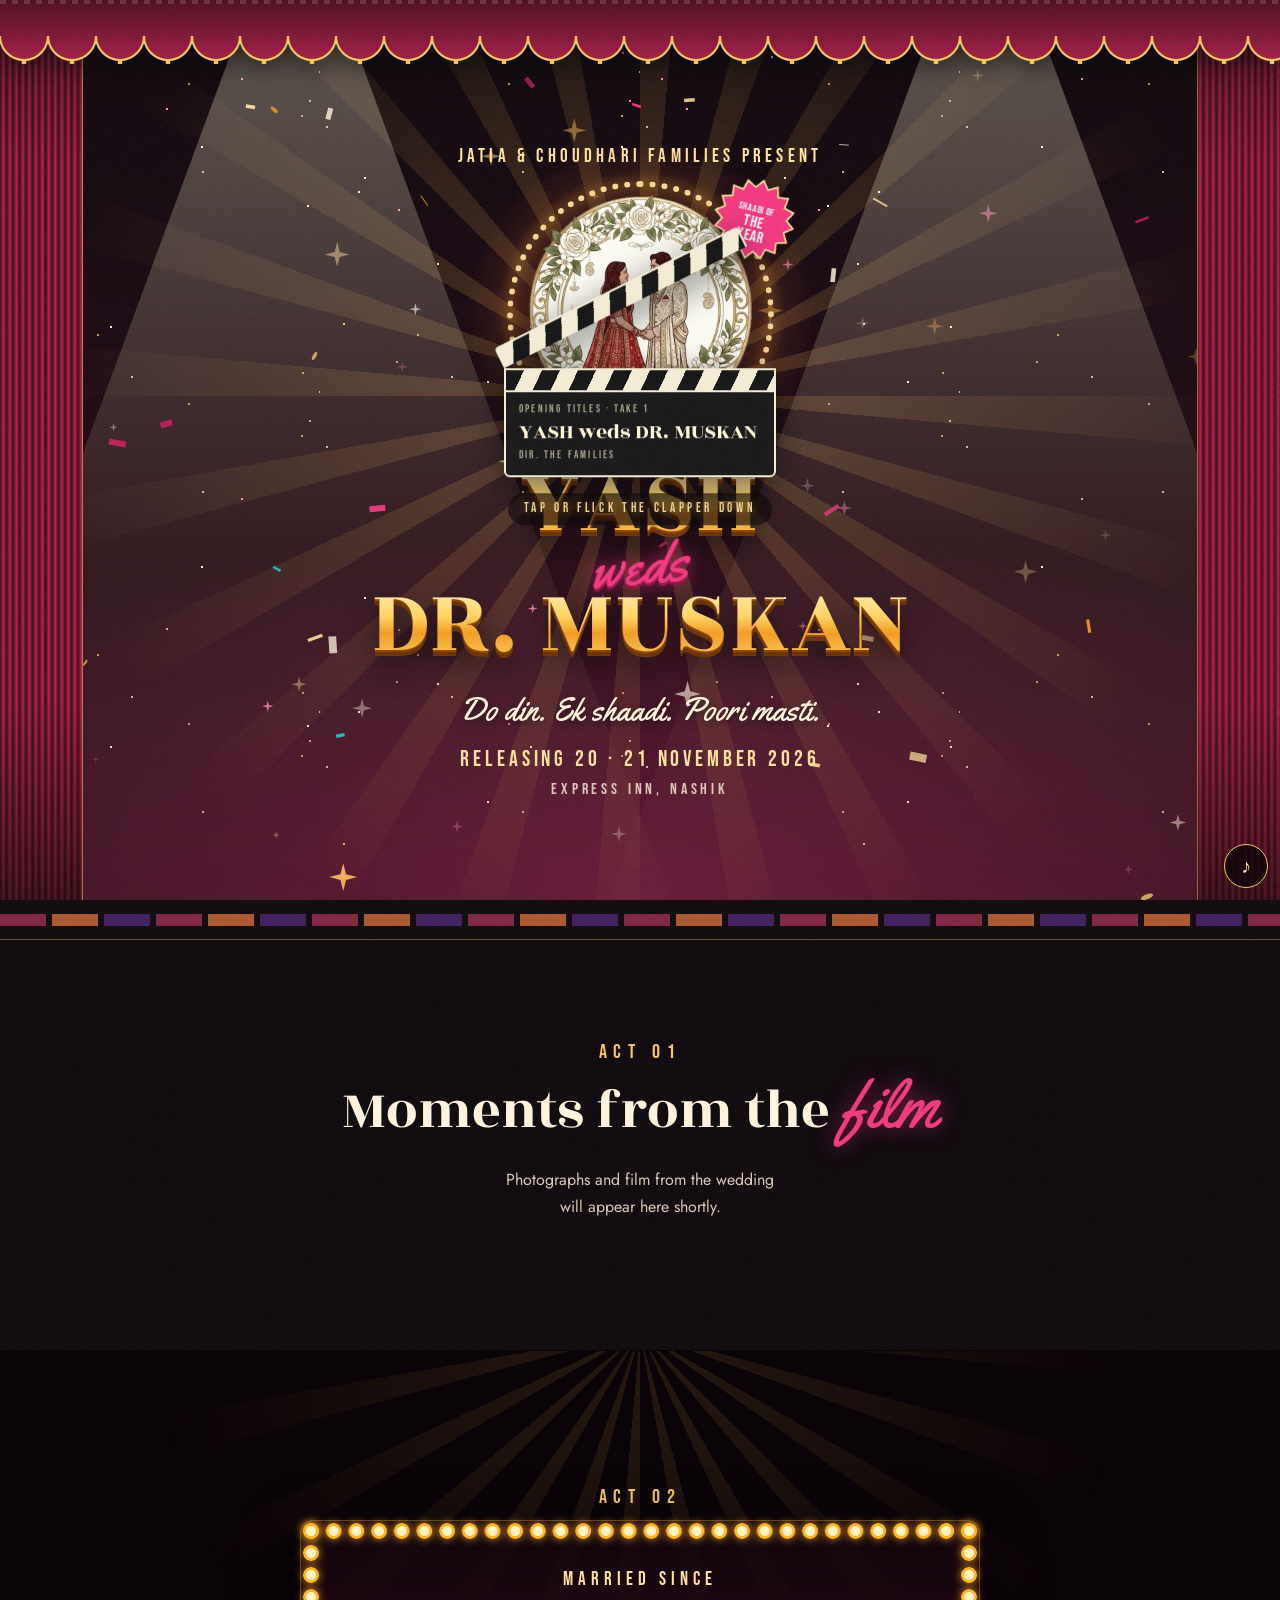
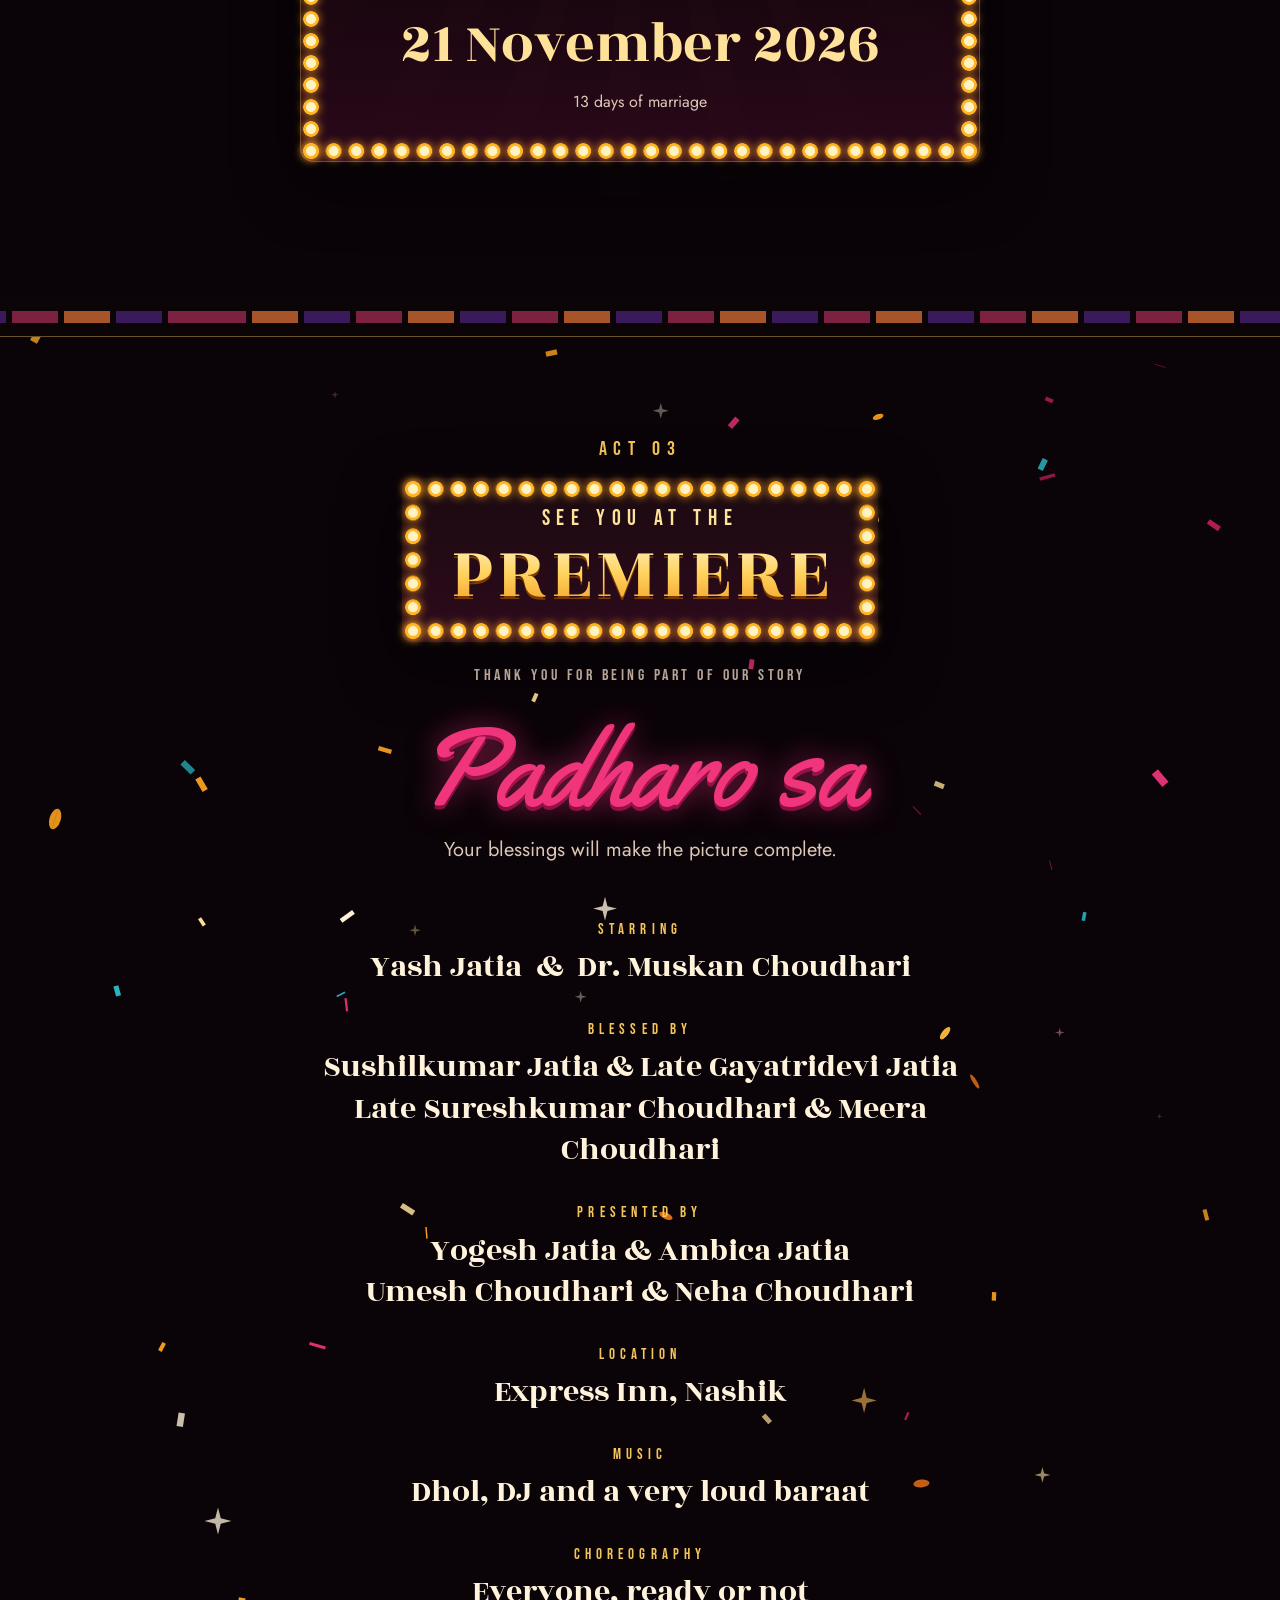
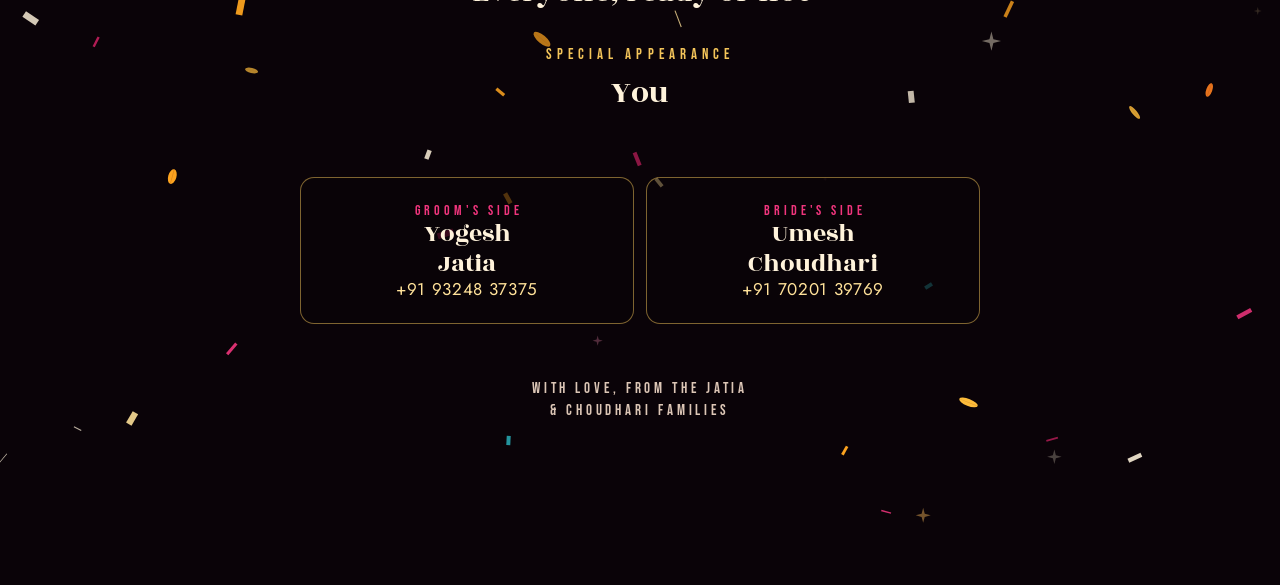
<file: v2/index.html>
<!DOCTYPE html>
<html lang="en" class="nojs">
<head>
<meta charset="utf-8">
<meta name="viewport" content="width=device-width, initial-scale=1, viewport-fit=cover">
<title>Yash weds Dr. Muskan · Wedding 20–21 November 2026 · Express Inn, Nashik</title>
<meta name="description" content="Yash Jatia weds Dr. Muskan Choudhari on 20–21 November 2026 at Express Inn, Nashik. Wedding schedule, venue, directions and travel details.">
<meta name="robots" content="noindex, follow">
<link rel="canonical" href="https://yashkimuskan.com/">
<meta property="og:type" content="website">
<meta property="og:site_name" content="Yash weds Dr. Muskan">
<meta property="og:url" content="https://yashkimuskan.com/">
<meta property="og:title" content="Yash weds Dr. Muskan · 20–21 November 2026">
<meta property="og:description" content="Express Inn, Nashik. The Jatia &amp; Choudhari families invite you to two days of celebration.">
<meta property="og:image" content="https://yashkimuskan.com/og.jpg">
<meta property="og:image:width" content="1200">
<meta property="og:image:height" content="630">
<meta property="og:image:alt" content="Yash and Dr. Muskan illustration, 20–21 November 2026, Express Inn, Nashik">
<meta property="og:locale" content="en_IN">
<meta name="twitter:card" content="summary_large_image">
<meta name="twitter:title" content="Yash weds Dr. Muskan · 20–21 November 2026">
<meta name="twitter:description" content="Express Inn, Nashik. The Jatia &amp; Choudhari families invite you to two days of celebration.">
<meta name="twitter:image" content="https://yashkimuskan.com/og.jpg">
<link rel="icon" href="/favicon.ico" sizes="48x48">
<link rel="icon" type="image/png" sizes="192x192" href="/favicon-192.png">
<link rel="apple-touch-icon" href="/apple-touch-icon.png">
<script type="application/ld+json">{"@context":"https://schema.org","@type":"Event","name":"Yash weds Dr. Muskan","alternateName":["Yash and Muskan wedding","Yash Jatia and Muskan Choudhari wedding"],"description":"Wedding of Yash Jatia and Dr. Muskan Choudhari, 20–21 November 2026 at Express Inn, Nashik.","startDate":"2026-11-20T12:00:00+05:30","endDate":"2026-11-21T23:00:00+05:30","eventStatus":"https://schema.org/EventScheduled","eventAttendanceMode":"https://schema.org/OfflineEventAttendanceMode","location":{"@type":"Place","name":"Express Inn","address":{"@type":"PostalAddress","addressLocality":"Nashik","addressRegion":"Maharashtra","addressCountry":"IN"}},"image":["https://yashkimuskan.com/og.jpg"],"url":"https://yashkimuskan.com/","organizer":{"@type":"Organization","name":"The Jatia & Choudhari families","url":"https://yashkimuskan.com/"},"performer":[{"@type":"Person","name":"Yash Jatia"},{"@type":"Person","name":"Dr. Muskan Choudhari","honorificPrefix":"Dr."}],"subEvent":[{"@type":"Event","name":"Lunch · Yash weds Dr. Muskan","startDate":"2026-11-20T13:00:00+05:30","location":{"@type":"Place","name":"Express Inn, Nashik · Grandeur Hall"}},{"@type":"Event","name":"Mayara · Yash weds Dr. Muskan","startDate":"2026-11-20T14:00:00+05:30","location":{"@type":"Place","name":"Express Inn, Nashik · Grandeur Hall"}},{"@type":"Event","name":"Mayara · Yash weds Dr. Muskan","startDate":"2026-11-20T14:30:00+05:30","location":{"@type":"Place","name":"Express Inn, Nashik · Express Royal"}},{"@type":"Event","name":"Tilak · Yash weds Dr. Muskan","startDate":"2026-11-20T18:00:00+05:30","location":{"@type":"Place","name":"Express Inn, Nashik · Lawn"}},{"@type":"Event","name":"Ring ceremony & Sangeet · Yash weds Dr. Muskan","startDate":"2026-11-20T19:00:00+05:30","location":{"@type":"Place","name":"Express Inn, Nashik · Lawn"}},{"@type":"Event","name":"Groom haldi · Yash weds Dr. Muskan","startDate":"2026-11-21T08:00:00+05:30","location":{"@type":"Place","name":"Express Inn, Nashik · Lawn"}},{"@type":"Event","name":"Carnival · Yash weds Dr. Muskan","startDate":"2026-11-21T09:00:00+05:30","location":{"@type":"Place","name":"Express Inn, Nashik · Lawn"}},{"@type":"Event","name":"Lunch · Yash weds Dr. Muskan","startDate":"2026-11-21T12:00:00+05:30","location":{"@type":"Place","name":"Express Inn, Nashik · Express Royal"}},{"@type":"Event","name":"Baraat · Yash weds Dr. Muskan","startDate":"2026-11-21T15:00:00+05:30","location":{"@type":"Place","name":"Express Inn, Nashik · Main Lobby"}},{"@type":"Event","name":"Varmala · Yash weds Dr. Muskan","startDate":"2026-11-21T17:00:00+05:30","location":{"@type":"Place","name":"Express Inn, Nashik · Lawn"}},{"@type":"Event","name":"Phera · Yash weds Dr. Muskan","startDate":"2026-11-21T18:00:00+05:30","location":{"@type":"Place","name":"Express Inn, Nashik · Lawn"}},{"@type":"Event","name":"Reception · Yash weds Dr. Muskan","startDate":"2026-11-21T20:00:00+05:30","location":{"@type":"Place","name":"Express Inn, Nashik · Lawn"}}]}</script>
<meta name="theme-color" content="#0A0308">
<script>document.documentElement.className='js';</script>
<link rel="preconnect" href="https://fonts.googleapis.com">
<link rel="preconnect" href="https://fonts.gstatic.com" crossorigin>
<link href="https://fonts.googleapis.com/css2?family=Rozha+One&family=Bebas+Neue&family=Yatra+One&family=Yellowtail&family=Jost:wght@300;400;500&display=swap" rel="stylesheet">
<style>
*{box-sizing:border-box;-webkit-tap-highlight-color:transparent}
:root{--ink:#0B0407;--velvet:#5A0F25;--velvet2:#8E1637;--rani:#F0357D;--mari:#FFA51F;--gold:#F4C55A;--gold2:#FFE29A;--ivory:#FFF3DB;--muted:#DCC6B6;--p:1;--gw:min(80vw,42svh,430px)}
html{background:#0A0308}
body{margin:0;background:transparent;color:var(--ivory);font-family:'Jost',sans-serif;font-weight:400;line-height:1.5;overflow-x:hidden;overflow-x:clip;-webkit-font-smoothing:antialiased;font-variant-numeric:lining-nums}
h1,h2,p{margin:0}
#sky{position:fixed;inset:0;z-index:-3;background:linear-gradient(180deg,#0A0308,#2B0716)}
#stars{position:fixed;inset:0;z-index:-2;overflow:hidden;pointer-events:none}
#stars .sl{position:absolute;left:0;right:0;top:-25%;height:150%;animation:tw 5s ease-in-out infinite alternate}
#stars .s2{animation-duration:7s;animation-delay:-2s}#stars .s3{animation-duration:9s;animation-delay:-4s}
@keyframes tw{from{opacity:.25}to{opacity:.9}}
#stars .s1{background-image:radial-gradient(1.4px 1.4px at 303px 278px,#FFC26B 50%,transparent 52%),radial-gradient(1.4px 1.4px at 189px 309px,#FFC26B 50%,transparent 52%),radial-gradient(1.4px 1.4px at 320px 297px,#FFF3DB 50%,transparent 52%),radial-gradient(1.4px 1.4px at 310px 6px,#FFE29A 50%,transparent 52%),radial-gradient(1.4px 1.4px at 132px 282px,#FFF3DB 50%,transparent 52%),radial-gradient(1.4px 1.4px at 98px 240px,#FFC26B 50%,transparent 52%),radial-gradient(1.4px 1.4px at 203px 77px,#FFF3DB 50%,transparent 52%),radial-gradient(1.4px 1.4px at 77px 267px,#FFC26B 50%,transparent 52%),radial-gradient(1.4px 1.4px at 7px 32px,#FFF3DB 50%,transparent 52%),radial-gradient(1.4px 1.4px at 302px 21px,#FFC26B 50%,transparent 52%);background-size:320px 320px}
#stars .s2{background-image:radial-gradient(2.0px 2.0px at 399px 15px,#FF8FB8 50%,transparent 52%),radial-gradient(2.0px 2.0px at 242px 304px,#FF8FB8 50%,transparent 52%),radial-gradient(2.0px 2.0px at 365px 403px,#FFF3DB 50%,transparent 52%),radial-gradient(2.0px 2.0px at 202px 372px,#FFF3DB 50%,transparent 52%),radial-gradient(2.0px 2.0px at 68px 187px,#FFF3DB 50%,transparent 52%),radial-gradient(2.0px 2.0px at 18px 69px,#FFE29A 50%,transparent 52%),radial-gradient(2.0px 2.0px at 111px 132px,#FFF3DB 50%,transparent 52%);background-size:420px 420px}
#stars .s3{background-image:radial-gradient(2.8px 2.8px at 308px 431px,#FFF3DB 50%,transparent 52%),radial-gradient(2.8px 2.8px at 359px 417px,#FFF3DB 50%,transparent 52%),radial-gradient(2.8px 2.8px at 344px 29px,#FFC26B 50%,transparent 52%),radial-gradient(2.8px 2.8px at 167px 334px,#FF8FB8 50%,transparent 52%);background-size:520px 520px}
#grain{position:fixed;inset:-50%;z-index:60;pointer-events:none;opacity:.075;mix-blend-mode:screen;background-image:url("data:image/svg+xml,%3Csvg xmlns='http://www.w3.org/2000/svg' width='220' height='220'%3E%3Cfilter id='n'%3E%3CfeTurbulence type='fractalNoise' baseFrequency='.85' numOctaves='2' stitchTiles='stitch'/%3E%3CfeColorMatrix values='0 0 0 0 1  0 0 0 0 1  0 0 0 0 1  0 0 0 .9 0'/%3E%3C/filter%3E%3Crect width='100%25' height='100%25' filter='url%28%23n%29'/%3E%3C/svg%3E");animation:grain .9s steps(6) infinite}
@keyframes grain{0%{transform:translate(0,0)}20%{transform:translate(-4%,3%)}40%{transform:translate(3%,-5%)}60%{transform:translate(-6%,-2%)}80%{transform:translate(5%,4%)}100%{transform:translate(0,0)}}
.scr{font-family:'Yellowtail',cursive;font-weight:400}
.eyebrow{font-family:'Bebas Neue',sans-serif;font-size:18px;letter-spacing:.34em;color:var(--gold);margin:0 0 12px;line-height:1.1}
.h2{font-family:'Rozha One',serif;font-weight:400;font-size:clamp(34px,9.4vw,64px);line-height:1.08;color:var(--ivory);text-wrap:balance}
.h2 em{font-family:'Yellowtail',cursive;font-style:normal;color:var(--rani);font-size:1.18em;line-height:.9;text-shadow:0 0 22px rgba(240,53,125,.5)}
.wrap{max-width:1040px;margin:0 auto;padding:0 22px;position:relative}
.center{text-align:center}
.chapter{position:relative;padding:clamp(80px,13vh,150px) 0;overflow:hidden}
#days{overflow:visible}
.sechead{margin-bottom:clamp(28px,5vh,56px)}
.js .rv{opacity:0;transform:translateY(30px);transition:opacity .9s ease,transform .9s cubic-bezier(.2,.7,.2,1);transition-delay:calc(var(--i,0)*110ms)}
.js .rv.in{opacity:1;transform:none}
/* fixed UI */
#bar{position:fixed;top:0;left:0;right:0;height:4px;z-index:70;background:repeating-linear-gradient(90deg,rgba(255,255,255,.14) 0 6px,transparent 6px 12px)}
#bar i{display:block;height:100%;width:100%;transform-origin:0 50%;transform:scaleX(0);background:linear-gradient(90deg,#F0357D,#FFA51F,#FFE29A);box-shadow:0 0 10px rgba(255,165,31,.8)}
#chap{position:fixed;left:12px;bottom:12px;z-index:65;display:flex;align-items:center;gap:10px;padding:6px 14px 6px 6px;border-radius:99px;background:rgba(11,4,7,.72);border:1px solid rgba(244,197,90,.5);-webkit-backdrop-filter:blur(8px);backdrop-filter:blur(8px);font-family:'Bebas Neue',sans-serif;font-size:15px;letter-spacing:.2em;color:var(--ivory);opacity:0;transform:translateY(10px);transition:opacity .4s,transform .4s;pointer-events:none;max-width:calc(100vw - 24px);cursor:pointer;-webkit-user-select:none;user-select:none;appearance:none;-webkit-appearance:none;border-width:1px}
#chap.on{opacity:1;transform:none;pointer-events:auto}
#chap:focus-visible{outline:2px solid var(--gold2);outline-offset:2px}
#chap b{font-weight:400;font-size:17px;letter-spacing:.06em;min-width:32px;height:28px;padding:0 6px;border-radius:99px;display:grid;place-items:center;background:var(--rani);color:#fff}
#chap i.chch{width:8px;height:8px;border-right:2px solid var(--gold2);border-bottom:2px solid var(--gold2);transform:rotate(-135deg);transition:transform .25s ease;flex:none;margin-left:2px}
#chap.open i.chch{transform:rotate(45deg)}
#chapMenu{position:fixed;left:12px;bottom:58px;z-index:66;list-style:none;margin:0;padding:6px;border-radius:16px;background:rgba(11,4,7,.9);border:1px solid rgba(244,197,90,.5);-webkit-backdrop-filter:blur(10px);backdrop-filter:blur(10px);display:flex;flex-direction:column;gap:1px;opacity:0;transform:translateY(8px) scale(.97);transform-origin:0 100%;pointer-events:none;transition:opacity .2s ease,transform .2s ease;max-height:min(58vh,420px);overflow-y:auto;box-shadow:0 14px 32px rgba(0,0,0,.5);max-width:calc(100vw - 24px)}
#chapMenu.open{opacity:1;transform:none;pointer-events:auto}
#chapMenu button{all:unset;display:flex;align-items:baseline;gap:10px;padding:10px 14px;border-radius:10px;font-family:'Bebas Neue',sans-serif;letter-spacing:.14em;font-size:14px;color:var(--ivory);cursor:pointer;white-space:nowrap;-webkit-user-select:none;user-select:none}
#chapMenu button:hover,#chapMenu button:focus-visible{background:rgba(244,197,90,.16)}
#chapMenu button b{color:var(--gold2);font-weight:400;min-width:22px;font-size:13px;letter-spacing:.04em}
#chapMenu button[aria-current="true"]{background:rgba(240,53,125,.2)}
#chapMenu button[aria-current="true"] b{color:#fff}
#mbtn{display:none;position:fixed;right:12px;bottom:calc(12px + env(safe-area-inset-bottom,0px));z-index:65;width:44px;height:44px;border-radius:50%;border:1px solid var(--gold);background:rgba(11,4,7,.75);color:var(--gold2);font-size:20px;line-height:1;cursor:pointer;padding:0;align-items:center;justify-content:center}
#mbtn.on{display:flex}
#mbtn .eq{display:none;align-items:flex-end;gap:2px;height:16px}
#mbtn .eq i{display:block;width:3px;height:6px;background:var(--gold2);border-radius:1px;animation:eqb .9s ease-in-out infinite}
#mbtn .eq i:nth-child(2){animation-delay:-.3s}#mbtn .eq i:nth-child(3){animation-delay:-.6s}#mbtn .eq i:nth-child(4){animation-delay:-.15s}
#mbtn.playing .mn{display:none}#mbtn.playing .eq{display:flex}
@keyframes eqb{0%,100%{height:4px}50%{height:16px}}
#mbtn:focus-visible,#mtip:focus-visible{outline:2px solid var(--gold2);outline-offset:3px}
#mtip{position:fixed;right:64px;bottom:calc(18px + env(safe-area-inset-bottom,0px));z-index:65;font:400 13px/1 'Bebas Neue',sans-serif;letter-spacing:.08em;color:#241040;background:var(--gold2);border:0;border-radius:999px;padding:9px 13px 8px;cursor:pointer;
 opacity:0;transform:translateX(8px);pointer-events:none;transition:opacity .35s,transform .35s;box-shadow:0 6px 18px rgba(0,0,0,.35)}
#mtip.on{opacity:1;transform:none;pointer-events:auto}
@media (prefers-reduced-motion:reduce){#mbtn .eq i{animation:none;height:10px}#mtip{transition:none}}

/* marquee bulbs */
.marq{position:relative}
.marq::before,.marq::after{content:"";position:absolute;pointer-events:none;filter:drop-shadow(0 0 5px rgba(255,165,31,.9))}
.marq::before{inset:0;background:radial-gradient(circle,#FFF3C4 0 30%,#FFB524 34% 48%,transparent 52%) 0 0/22px 22px space no-repeat,radial-gradient(circle,#FFF3C4 0 30%,#FFB524 34% 48%,transparent 52%) 0 100%/22px 22px space no-repeat;animation:bulb 1.3s steps(1) infinite}
.marq::after{inset:0;background:radial-gradient(circle,#FFF3C4 0 30%,#FFB524 34% 48%,transparent 52%) 0 0/22px 22px no-repeat space,radial-gradient(circle,#FFF3C4 0 30%,#FFB524 34% 48%,transparent 52%) 100% 0/22px 22px no-repeat space;animation:bulb 1.3s steps(1) infinite -.65s}
@keyframes bulb{0%{opacity:1}50%{opacity:.35}100%{opacity:1}}

/* ---------- HERO ---------- */
#hero{position:relative;height:100vh;height:100svh;min-height:640px;overflow:hidden;isolation:isolate;background:radial-gradient(120% 70% at 50% 100%,rgba(240,53,125,.28),transparent 60%)}
.js #hero:not(.hero-open){-webkit-user-select:none;user-select:none}
.hl{position:absolute;pointer-events:none;will-change:translate}
.rays{position:absolute;left:50%;top:44%;width:150vmax;height:150vmax;margin:-75vmax 0 0 -75vmax;background:repeating-conic-gradient(from 0deg,rgba(255,196,80,.20) 0 5deg,transparent 5deg 15deg);-webkit-mask-image:radial-gradient(closest-side,#000 6%,transparent 62%);mask-image:radial-gradient(closest-side,#000 6%,transparent 62%);animation:spin 120s linear infinite}
@keyframes spin{to{rotate:360deg}}
.spot{top:-6%;height:112%;width:62vmax;transform-origin:50% 0;background:linear-gradient(rgba(255,244,214,.5),rgba(255,214,150,.1) 60%,transparent);clip-path:polygon(47% 0,53% 0,100% 100%,0 100%);mix-blend-mode:screen;filter:blur(4px);opacity:0;animation:fadein 2s 1.2s forwards}
.sp1{left:-8vmax;animation:fadein 2s 1.2s forwards,sweep1 9s ease-in-out 1.2s infinite alternate}
.sp2{right:-8vmax;animation:fadein 2s 1.4s forwards,sweep2 11s ease-in-out 1.2s infinite alternate}
@keyframes sweep1{from{rotate:-18deg}to{rotate:8deg}}
@keyframes sweep2{from{rotate:18deg}to{rotate:-8deg}}
@keyframes fadein{from{opacity:0}to{opacity:.7}}
#pc{left:0;top:0;width:100%;height:100%}
.cur{position:absolute;top:0;bottom:0;width:50%;z-index:3;pointer-events:none;background:linear-gradient(180deg,rgba(0,0,0,.42),transparent 18%,transparent 78%,rgba(0,0,0,.55)),repeating-linear-gradient(90deg,#3c0716 0,#7a112e 15px,#b32149 26px,#7a112e 37px,#3c0716 50px)}
.cl{left:0;transform-origin:0 50%;animation:cgl 1.5s .05s cubic-bezier(.75,0,.25,1) forwards;animation-play-state:paused}
.cr{right:0;transform-origin:100% 50%;animation:cgl 1.5s .05s cubic-bezier(.75,0,.25,1) forwards;animation-play-state:paused}
.hero-open .cl,.hero-open .cr,.nojs .cl,.nojs .cr{animation-play-state:running}
@keyframes cgl{to{transform:scaleX(.13)}}
.cl::after,.cr::after{content:"";position:absolute;top:0;bottom:0;width:6px;background:linear-gradient(90deg,#F4C55A,#B98A32)}
.cl::after{right:0}.cr::after{left:0}
.valance{position:absolute;left:0;right:0;top:0;height:64px;z-index:5;pointer-events:none;background:url("data:image/svg+xml,%3Csvg xmlns='http://www.w3.org/2000/svg' width='48' height='64' viewBox='0 0 48 64'%3E%3Cdefs%3E%3ClinearGradient id='g' x1='0' y1='0' x2='0' y2='1'%3E%3Cstop offset='0' stop-color='%234a0a1c'/%3E%3Cstop offset='1' stop-color='%23a01a40'/%3E%3C/linearGradient%3E%3C/defs%3E%3Cpath d='M0 0H48V36A24 24 0 0 1 0 36Z' fill='url%28%23g%29'/%3E%3Cpath d='M0 36A24 24 0 0 0 48 36' fill='none' stroke='%23F4C55A' stroke-width='2.2'/%3E%3Ccircle cx='24' cy='62' r='2.4' fill='%23F4C55A'/%3E%3C/svg%3E") repeat-x 0 0/48px 64px;filter:drop-shadow(0 8px 12px rgba(0,0,0,.55))}
/* ---------- CLAPPER OPENER ---------- */
.hop{position:absolute;z-index:8;left:50%;top:50%;width:min(60vw,40svh,272px);transform:translate(-50%,-58%);display:flex;flex-direction:column;align-items:center;text-align:center;cursor:grab;touch-action:none;container-type:inline-size}
.js .hop{opacity:0;visibility:hidden;transition:opacity .5s ease}
.js .hop.on{opacity:1;visibility:visible}
.hero-open .hop{opacity:0!important;visibility:hidden!important;pointer-events:none;transition:opacity .3s ease}
.nojs .hop{display:none}
.hopx{width:100%;transform-origin:50% 100%;filter:drop-shadow(0 10px 18px rgba(0,0,0,.6));will-change:transform}
.hoarm{position:relative;z-index:2;height:8cqw;min-height:19px;background:repeating-linear-gradient(115deg,#f3ead2 0 6cqw,#111 6cqw 12cqw);border:2px solid #f3ead2;border-bottom:0;border-radius:4px 4px 0 0;transform-origin:0 100%;will-change:transform}
.hostick{height:8cqw;min-height:19px;background:repeating-linear-gradient(115deg,#111 0 6cqw,#f3ead2 6cqw 12cqw);border:2px solid #f3ead2;border-bottom:0}
.hocbd{background:#141414;border:2px solid #f3ead2;border-radius:0 0 6px 6px;padding:clamp(11px,4.2cqw,17px) clamp(13px,4.8cqw,19px) clamp(15px,5.6cqw,21px);text-align:left;display:flex;flex-direction:column;gap:clamp(5px,1.6cqw,8px)}
.hocbd i{font:400 clamp(11px,3.6cqw,15px)/1 'Bebas Neue',sans-serif;letter-spacing:.2em;color:#a89f8a;font-style:normal}
.hocbd b{font:400 clamp(22px,7.4cqw,33px)/1.15 'Rozha One',serif;color:#fff5d8}
.hohint{margin-top:16px;align-self:center;padding:6px 16px;border-radius:99px;background:rgba(11,4,7,.65);font-family:'Bebas Neue',sans-serif;font-size:13px;letter-spacing:.28em;color:var(--gold2);text-shadow:0 0 10px rgba(255,190,80,.6);white-space:nowrap;animation:hopulse 1.8s ease-in-out infinite}
@keyframes hopulse{50%{opacity:.62}}
.hflash{position:absolute;inset:0;z-index:9;background:#FFF3DB;opacity:0;pointer-events:none}
.hero-flashing .hflash{animation:hfl .38s ease-out}
@keyframes hfl{0%{opacity:.95}100%{opacity:0}}
.haction{position:absolute;left:0;right:0;top:40%;text-align:center;font:400 clamp(40px,15vw,108px)/1 'Yellowtail',cursive;color:var(--gold2);text-shadow:0 0 26px rgba(255,165,31,.9);z-index:9;opacity:0;pointer-events:none}
.hero-flashing .haction{animation:hact 1s ease-out}
@keyframes hact{0%{opacity:0;transform:scale(.7)}18%{opacity:1;transform:scale(1.05)}70%{opacity:1}100%{opacity:0;transform:scale(1.1)}}
.hero-shake{animation:hshk .4s}
@keyframes hshk{10%,90%{transform:translate(-1px,0)}20%,80%{transform:translate(2px,-1px)}30%,50%,70%{transform:translate(-3px,1px)}40%,60%{transform:translate(3px,-1px)}}
.hcontent{position:absolute;inset:0;z-index:4;display:flex;flex-direction:column;align-items:center;justify-content:center;text-align:center;padding:clamp(92px,13.5svh,128px) 20px clamp(58px,8.5svh,84px);gap:clamp(4px,1svh,12px);will-change:transform,opacity}
.hi{opacity:0;animation:hin 1s var(--d,0s) cubic-bezier(.2,.7,.2,1) both;animation-play-state:paused}
.hero-open .hi,.nojs .hi{animation-play-state:running}
@keyframes hin{from{opacity:0;transform:translateY(20px)}to{opacity:1;transform:none}}
.presents{font-family:'Bebas Neue',sans-serif;font-size:clamp(13px,3.5vw,19px);letter-spacing:.22em;color:var(--gold2);text-wrap:balance;max-width:24em}
.art{position:relative;width:min(56vw,27svh,330px);aspect-ratio:1;flex:none;margin:clamp(6px,1.4svh,14px) 0}
.art.pop{animation:popin 1.2s var(--d) cubic-bezier(.2,1.5,.4,1) both;animation-play-state:paused}
.hero-open .art.pop,.nojs .art.pop{animation-play-state:running}
@keyframes popin{from{opacity:0;transform:scale(.5) rotate(-8deg)}to{opacity:1;transform:none}}
.art img{position:relative;width:100%;height:100%;display:block;z-index:2;filter:drop-shadow(0 12px 20px rgba(0,0,0,.5))}
.art .halo{position:absolute;inset:-22%;border-radius:50%;background:radial-gradient(closest-side,rgba(255,196,80,.65),rgba(255,120,60,.22) 62%,transparent);animation:pulse 3.6s ease-in-out infinite alternate}
.art .ring{position:absolute;inset:-5%;border-radius:50%;border:6px dotted var(--gold2);filter:drop-shadow(0 0 6px #FFA51F);z-index:1;animation:spin 60s linear infinite,bulb 1.3s steps(1) infinite}
@keyframes pulse{from{opacity:.6;transform:scale(.92)}to{opacity:1;transform:scale(1.06)}}
.stk{position:absolute;z-index:3;right:-14%;top:-6%;width:34%;min-width:66px;transform:rotate(14deg);animation:wob 3.2s ease-in-out infinite alternate;filter:drop-shadow(0 4px 8px rgba(0,0,0,.5))}
.stt{font-family:'Bebas Neue',sans-serif;fill:#fff;letter-spacing:.06em}.stt.s{font-size:12px}.stt.b{font-size:19px}
@keyframes wob{from{transform:rotate(9deg) scale(1)}to{transform:rotate(19deg) scale(1.07)}}
.title{display:flex;flex-direction:column;align-items:center;font-weight:400;line-height:1;margin:0}
.t{font-family:'Rozha One',serif;text-transform:uppercase;font-size:clamp(46px,min(17.4vw,10.4svh),140px);line-height:.98;letter-spacing:.02em;background:linear-gradient(180deg,#FFF6CE 0%,#FFD25E 42%,#F09A1E 60%,#FFD86B 100%);-webkit-background-clip:text;background-clip:text;color:transparent;-webkit-text-fill-color:transparent;filter:drop-shadow(0 2px 0 #8a4300) drop-shadow(0 4px 0 #6a3000) drop-shadow(0 10px 14px rgba(0,0,0,.65));opacity:0;animation:tpop .9s var(--d) cubic-bezier(.2,1.4,.4,1) both;animation-play-state:paused;padding:0 .06em}
.hero-open .t,.nojs .t{animation-play-state:running}
@keyframes tpop{from{opacity:0;transform:translateY(40px) scale(.85)}to{opacity:1;transform:none}}
.weds{font-family:'Yellowtail',cursive;font-size:clamp(32px,min(10.6vw,6.4svh),84px);line-height:.9;color:var(--rani);margin:-.18em 0 -.22em;transform:rotate(-5deg);text-shadow:0 0 18px rgba(240,53,125,.7),0 3px 0 #7d0b3a;opacity:0;animation:wpop .8s var(--d) cubic-bezier(.2,1.4,.4,1) both;animation-play-state:paused;position:relative;z-index:2}
.hero-open .weds,.nojs .weds{animation-play-state:running}
@keyframes wpop{from{opacity:0;transform:rotate(-14deg) scale(.4)}to{opacity:1;transform:rotate(-5deg)}}
.tagline{font-family:'Yellowtail',cursive;font-size:clamp(20px,min(5.6vw,3.6svh),32px);color:var(--ivory);text-shadow:0 2px 10px rgba(0,0,0,.6);margin-top:clamp(2px,.8svh,8px)}
.release{display:flex;flex-direction:column;gap:2px;font-family:'Bebas Neue',sans-serif;letter-spacing:.24em}
.release b{font-weight:400;font-size:clamp(15px,4.2vw,22px);color:var(--gold2)}.release span{font-size:clamp(13px,3.4vw,16px);color:var(--muted)}
.chip{padding:7px 20px;border-radius:99px;border:1px solid rgba(255,226,154,.7);background:linear-gradient(90deg,rgba(240,53,125,.85),rgba(190,30,90,.85));font-family:'Bebas Neue',sans-serif;font-size:16px;letter-spacing:.24em;color:#fff;box-shadow:0 0 22px rgba(240,53,125,.5)}
.chip:empty{display:none}
.cue{position:absolute;left:50%;bottom:max(1.4svh,env(safe-area-inset-bottom));z-index:6;display:flex;flex-direction:column;align-items:center;gap:1px;color:var(--gold2);text-decoration:none;font-family:'Bebas Neue',sans-serif;font-size:14px;line-height:1;letter-spacing:.42em;padding:6px 14px 4px;margin-left:0;transform:translateX(-50%);text-shadow:0 0 12px rgba(255,190,80,.55)}
.cue span{padding-left:.42em}
.cue i{display:block;width:11px;height:11px;border-right:2px solid var(--gold2);border-bottom:2px solid var(--gold2);transform:rotate(45deg);margin-top:-1px;animation:cue 1.6s ease-in-out infinite}
.js .cue{opacity:0;visibility:hidden;transition:opacity .9s ease,visibility 0s .9s}
.js .cue.on{opacity:1;visibility:visible;transition:opacity .9s ease}
.js .cue.gone{opacity:0;visibility:hidden;pointer-events:none;transition:opacity .4s ease,visibility 0s .4s}
@keyframes cue{0%,100%{transform:translateY(0) rotate(45deg);opacity:.55}50%{transform:translateY(6px) rotate(45deg);opacity:1}}

/* ---------- pinned scenes ---------- */
.pin{position:relative;height:var(--h,300vh)}
.stick{position:sticky;top:0;height:100vh;height:100svh;overflow:hidden}
.rv0{opacity:clamp(0,calc((var(--p) - var(--a,.4)) * 8),1);transform:translateY(calc((1 - clamp(0,calc((var(--p) - var(--a,.4)) * 8),1)) * 20px))}
/* film leader */
.leader{position:absolute;inset:0;z-index:6;display:flex;flex-direction:column;align-items:center;justify-content:center;gap:16px;background:radial-gradient(circle at 50% 45%,#2a2a2a,#0c0c0c 75%);opacity:clamp(0,calc((.5 - var(--p)) * 12),1);pointer-events:none;visibility:visible}
.ldc{position:relative;width:min(70vw,42svh,420px);aspect-ratio:1;border-radius:50%;border:4px solid #e9e4d6;display:grid;place-items:center;box-shadow:inset 0 0 0 14px #141414,inset 0 0 0 16px #e9e4d6,0 0 60px rgba(255,255,255,.08);overflow:hidden}
.ldc .sweep{position:absolute;inset:0;background:conic-gradient(from calc(var(--p) * 1080deg),rgba(255,255,255,.34) 0 90deg,transparent 90deg);border-radius:50%}
.ldc .xh,.ldc .xv{position:absolute;background:#e9e4d6;opacity:.85}
.ldc .xh{left:0;right:0;top:50%;height:2px;margin-top:-1px}.ldc .xv{top:0;bottom:0;left:50%;width:2px;margin-left:-1px}
.ldc b{position:relative;z-index:2;font-family:'Rozha One',serif;font-weight:400;font-size:calc(min(70vw,42svh,420px)*.5);line-height:1;color:#f4efe2;text-shadow:0 0 30px rgba(255,255,255,.35);mix-blend-mode:normal}
.ldl{font-family:'Bebas Neue',sans-serif;font-size:17px;letter-spacing:.3em;color:#bdb7a6}
.ldk{font-family:'Bebas Neue',sans-serif;font-size:15px;letter-spacing:.34em;color:var(--gold2);animation:blink 1.6s ease-in-out infinite}
@keyframes blink{50%{opacity:.35}}
.flash{position:absolute;inset:0;z-index:7;background:#fff8e6;pointer-events:none;opacity:min(clamp(0,calc((var(--p) - .36) * 20),1),clamp(0,calc((.52 - var(--p)) * 9),1))}
/* invitation */
.inv{position:relative;height:100%;display:flex;flex-direction:column;align-items:center;justify-content:center;gap:clamp(12px,2.4svh,26px);padding:2svh 20px calc(2svh + 80px);transform:scale(calc(.94 + clamp(0,calc((var(--p) - .46) * 3),1)*.06));opacity:clamp(0,calc((var(--p) - .44) * 10),1)}
.inv-t{text-align:center}.inv-t .eyebrow{margin-bottom:0}
.inv-t .big{font-size:clamp(34px,9.6vw,58px);color:var(--gold2);line-height:1.1;text-shadow:0 0 24px rgba(244,197,90,.4)}
.screen{width:var(--gw);aspect-ratio:1/1.02;padding:22px;flex:none}
.scr-in{position:relative;width:100%;height:100%;border-radius:8px;background:radial-gradient(90% 90% at 50% 45%,#FFFBEF,#F6E3B8 75%,#E8C983);box-shadow:inset 0 0 0 2px #F4C55A,inset 0 0 40px rgba(140,80,20,.25),0 0 60px rgba(255,165,31,.35);display:grid;place-items:center;overflow:hidden}
.scr-in img{width:100%;height:100%;object-fit:cover;display:block;margin:0}
.inv-x{text-align:center;max-width:600px}
.ln1 .fam{display:block;font-family:'Rozha One',serif;font-size:clamp(18px,5vw,25px);line-height:1.25;color:var(--ivory)}
.ln1 .tw{display:block;font-family:'Bebas Neue',sans-serif;font-size:15px;letter-spacing:.34em;color:var(--rani);margin:2px 0}
.ln2{font-size:clamp(13px,3.6vw,16px);color:var(--muted);margin-top:8px}
.ln3{font-size:clamp(44px,12vw,64px);color:var(--gold2);line-height:1.05;margin-top:4px}
.ln4{font-family:'Bebas Neue',sans-serif;font-size:16px;letter-spacing:.26em;color:var(--gold)}
.invhint{display:inline-block;margin-top:10px;padding:4px 14px;border-radius:99px;background:rgba(11,4,7,.5);font-family:'Bebas Neue',sans-serif;font-size:11px;letter-spacing:.28em;color:var(--gold2);text-shadow:0 0 10px rgba(255,190,80,.5)}
@media (min-width:900px){
 .inv{display:grid;grid-template-columns:auto minmax(0,590px);grid-template-areas:"t t" "g x";column-gap:6vw;row-gap:2svh;align-content:center;justify-content:center}
 .inv-t{grid-area:t}.screen{grid-area:g;--gw:min(30vw,44svh)}.inv-x{grid-area:x;align-self:center}
}

/* ---------- release date ---------- */
#now{padding:clamp(90px,15vh,170px) 0}
.rays.big{width:min(220vw,1500px);height:min(220vw,1500px);margin:calc(min(220vw,1500px)/-2) 0 0 calc(min(220vw,1500px)/-2);top:50%;opacity:.55;animation:none;-webkit-mask-image:radial-gradient(closest-side,#000 8%,transparent 66%);mask-image:radial-gradient(closest-side,#000 8%,transparent 66%);pointer-events:none}
.cdbox{max-width:600px;margin:0 auto;padding:clamp(34px,6vw,46px) clamp(26px,5vw,44px);border-radius:14px;background:linear-gradient(180deg,rgba(20,6,12,.82),rgba(50,10,30,.82));box-shadow:0 20px 60px rgba(0,0,0,.5),inset 0 0 0 1px rgba(244,197,90,.3)}
.cdtop{font-family:'Bebas Neue',sans-serif;font-size:clamp(15px,4vw,19px);letter-spacing:.26em;color:var(--gold2);margin-bottom:18px;text-wrap:balance}
.cdg{display:grid;grid-template-columns:repeat(4,minmax(0,1fr));gap:10px}
.cdb{position:relative;padding:16px 2px 10px;border-radius:8px;background:linear-gradient(180deg,#1a0a10 50%,#100609 50%);border:1px solid rgba(244,197,90,.4);overflow:hidden}
.cdb::after{content:"";position:absolute;left:0;right:0;top:50%;height:2px;margin-top:-1px;background:rgba(0,0,0,.75);box-shadow:0 1px 0 rgba(255,226,154,.15)}
.cdb b{display:block;font-family:'Rozha One',serif;font-weight:400;font-size:clamp(32px,9.6vw,60px);line-height:1;color:var(--gold2);font-variant-numeric:lining-nums tabular-nums}
.cdb b.tk{animation:tk .5s cubic-bezier(.2,.8,.2,1)}
@keyframes tk{from{opacity:0;transform:translateY(-38%)}to{opacity:1;transform:none}}
.cdb span{display:block;margin-top:8px;font-family:'Bebas Neue',sans-serif;font-size:13px;letter-spacing:.24em;color:var(--muted)}
.cdnote{margin:26px auto 0;font-size:14px;color:var(--muted);letter-spacing:.04em;max-width:26em;text-wrap:balance}
.cdbig{font-family:'Rozha One',serif;font-size:clamp(34px,9vw,58px);color:var(--gold2);line-height:1.1;text-wrap:balance}
.cdsub{margin-top:12px;color:var(--muted);line-height:1.7;font-size:16px}

/* ---------- reel divider ---------- */
.reel{position:absolute;left:0;right:0;top:0;height:40px;z-index:2;background:linear-gradient(#0b0508,#0b0508) 0 0/100% 100% no-repeat,repeating-linear-gradient(90deg,transparent 0 12px,#eadbb0 12px 22px) 0 5px/100% 7px no-repeat,repeating-linear-gradient(90deg,transparent 0 12px,#eadbb0 12px 22px) 0 calc(100% - 5px)/100% 7px no-repeat;background-color:#0b0508;border-bottom:1px solid rgba(244,197,90,.4)}
.reel::after{content:"";position:absolute;left:0;right:0;top:14px;height:12px;background:repeating-linear-gradient(90deg,#7c2141 0 46px,#0b0508 46px 52px,#a8542a 52px 98px,#0b0508 98px 104px,#3b1a5c 104px 150px,#0b0508 150px 156px);background-position:var(--rx,0px) 0}
#days,#memories,#finale{padding-top:calc(clamp(80px,13vh,150px) + 24px)}

/* ---------- screenplay (days) ---------- */
.day{position:relative;margin:0 auto clamp(56px,9vh,110px);max-width:680px}.day:last-child{margin-bottom:0}
.dayhead{position:sticky;top:0;z-index:5;display:grid;grid-template-columns:auto auto auto;grid-template-areas:"c n t";justify-content:center;align-items:center;column-gap:14px;padding:16px 8px 30px;-webkit-backdrop-filter:blur(8px);backdrop-filter:blur(8px);background:linear-gradient(rgba(14,4,10,.86) 55%,rgba(14,4,10,0));-webkit-mask-image:linear-gradient(#000 62%,transparent);mask-image:linear-gradient(#000 62%,transparent)}
.dayhead .clap{grid-area:c;width:54px}
.dtag{position:absolute;left:8px;top:2px;font-family:'Bebas Neue',sans-serif;font-size:13px;letter-spacing:.3em;color:var(--rani);display:none}
.dnum{grid-area:n;font-family:'Rozha One',serif;font-size:clamp(64px,17vw,96px);line-height:.9;background:linear-gradient(180deg,#FFF6CE,#FFD25E 50%,#F09A1E);-webkit-background-clip:text;background-clip:text;color:transparent;-webkit-text-fill-color:transparent;filter:drop-shadow(0 3px 0 #7a3a00)}
.dtxt{grid-area:t;display:flex;flex-direction:column;gap:2px;text-align:left}
.dtxt b{font-family:'Bebas Neue',sans-serif;font-weight:400;font-size:clamp(24px,6vw,32px);letter-spacing:.14em;color:var(--ivory);line-height:1}
.dtxt em{font-family:'Yellowtail',cursive;font-style:normal;font-size:clamp(22px,5.6vw,28px);color:var(--rani);line-height:1}
.clap{display:block}.clap .arm{transform-box:fill-box;transform-origin:0 100%;transform:rotate(-24deg);transition:transform .35s cubic-bezier(.5,0,.3,1.6)}
.day.in .clap .arm,.clap.snap .arm{transform:rotate(0)}
.tl{list-style:none;margin:0;padding:6px 30px 0 30px;position:relative}
.tl::before{content:"";position:absolute;left:8px;top:0;bottom:0;border-left:4px dotted rgba(244,197,90,.45)}
.tlfill{position:absolute;left:8px;top:0;bottom:0;width:4px;margin-left:-2px;border-radius:3px;background:linear-gradient(#FFE29A,var(--mari));box-shadow:0 0 14px 2px rgba(255,165,31,.7);transform-origin:0 0;transform:scaleY(var(--lp,0))}
.ev{position:relative;display:grid;grid-template-columns:96px minmax(0,1fr);margin:0 0 16px;min-height:88px;background:linear-gradient(90deg,rgba(255,226,154,.16) 0 96px,transparent 96px),rgba(16,5,10,.68);border:1px solid rgba(244,197,90,.28);border-radius:12px;-webkit-mask:radial-gradient(circle 9px at 96px 0,#0000 97%,#000) top/100% 51% no-repeat,radial-gradient(circle 9px at 96px 100%,#0000 97%,#000) bottom/100% 51% no-repeat;mask:radial-gradient(circle 9px at 96px 0,#0000 97%,#000) top/100% 51% no-repeat,radial-gradient(circle 9px at 96px 100%,#0000 97%,#000) bottom/100% 51% no-repeat;transition:opacity .9s ease,transform .9s cubic-bezier(.2,.7,.2,1),background .4s,border-color .4s}
.ev::after{content:"";position:absolute;left:96px;top:9px;bottom:9px;border-left:2px dashed rgba(244,197,90,.35)}
.et{display:flex;flex-direction:column;align-items:center;justify-content:center;gap:2px;padding:12px 6px;font-family:'Bebas Neue',sans-serif;font-size:clamp(22px,5.6vw,27px);letter-spacing:.06em;color:var(--gold2);text-align:center;line-height:1.05;white-space:nowrap}
.et small{font-size:12px;letter-spacing:.22em;color:var(--rani);font-weight:400}
.eb{display:flex;flex-direction:column;justify-content:center;gap:3px;padding:14px 18px 14px 20px;min-width:0}
.en{font-family:'Rozha One',serif;font-size:clamp(21px,5.6vw,29px);line-height:1.12;color:var(--ivory);text-wrap:balance}
.ep{font-family:'Bebas Neue',sans-serif;font-size:15px;letter-spacing:.12em;color:var(--muted);text-wrap:balance}
.tag{display:none;position:absolute;right:10px;top:8px;font-style:normal;font-family:'Bebas Neue',sans-serif;font-size:12px;letter-spacing:.2em;padding:2px 9px;border-radius:99px;background:var(--rani);color:#fff}
.ev.act{background:linear-gradient(90deg,rgba(255,165,31,.4) 0 96px,transparent 96px),rgba(46,10,28,.88);border-color:rgba(255,226,154,.85)}
.ev.past{opacity:.5}.ev.next .tag{display:block}
.js .ev.rv.in.past{opacity:.5}

/* ---------- saat vachan ---------- */
.vglow{position:absolute;left:50%;top:48%;width:150vmax;height:150vmax;margin:-75vmax 0 0 -75vmax;background:radial-gradient(closest-side,rgba(255,165,31,.55),rgba(240,53,125,.22) 42%,transparent 70%);opacity:calc(var(--lit,4)*.17);transition:opacity .4s}
.rays.v{top:48%;opacity:calc(.1 + var(--lit,4)*.12);animation:spin 160s linear infinite}
.vwrap{position:relative;height:100%;display:flex;flex-direction:column;align-items:center;justify-content:space-between;padding:clamp(46px,8svh,80px) 20px clamp(64px,10svh,96px);text-align:center}
.vhead{display:flex;flex-direction:column;align-items:center;gap:6px}
.vhead .clap{width:58px;margin-bottom:4px}.vhead .eyebrow{margin:0}
.vdev{font-family:'Yatra One',serif;font-size:clamp(20px,5vw,26px);color:var(--gold2);line-height:1.2}
.vhint{margin-top:10px;font-family:'Bebas Neue',sans-serif;font-size:13px;letter-spacing:.32em;color:var(--gold2);animation:blink 1.6s ease-in-out infinite;pointer-events:none}
.vstage{position:relative;width:100%;max-width:560px;flex:1;margin:1svh 0}
.vt{position:absolute;left:0;right:0;top:50%;transform:translateY(-44%);opacity:0;transition:opacity .55s ease,transform .8s cubic-bezier(.2,.7,.2,1);pointer-events:none}
.vt.act{opacity:1;transform:translateY(-50%)}
.vroman{font-family:'Bebas Neue',sans-serif;font-size:20px;letter-spacing:.34em;color:var(--rani)}
.vname{font-family:'Rozha One',serif;font-size:clamp(46px,14vw,92px);line-height:1.02;margin:.1em 0 .2em!important;background:linear-gradient(180deg,#FFF6CE,#FFD25E 55%,#F09A1E);-webkit-background-clip:text;background-clip:text;color:transparent;-webkit-text-fill-color:transparent;filter:drop-shadow(0 3px 0 #7a3a00) drop-shadow(0 8px 16px rgba(0,0,0,.5))}
.vline{font-size:clamp(17px,4.6vw,24px);font-weight:300;line-height:1.45;color:var(--ivory);max-width:19em;margin:0 auto!important;text-wrap:balance}
.vt0 .vname{font-size:clamp(38px,11vw,72px)}
.frames{display:flex;justify-content:center;gap:clamp(6px,2.4vw,12px);width:100%;max-width:620px}
.fr{position:relative;flex:1;max-width:82px;aspect-ratio:3/4;border-radius:5px;background:#100609;border:1px solid rgba(244,197,90,.3);display:flex;flex-direction:column;align-items:center;justify-content:center;gap:2px;color:rgba(255,243,219,.45);transition:all .5s cubic-bezier(.2,1.4,.4,1);overflow:hidden}
.fr::before,.fr::after{content:"";position:absolute;left:0;right:0;height:6px;background:repeating-linear-gradient(90deg,transparent 0 3px,rgba(244,197,90,.55) 3px 7px)}
.fr::before{top:4px}.fr::after{bottom:4px}
.fr b{font-family:'Rozha One',serif;font-weight:400;font-size:clamp(22px,6.4vw,32px);line-height:1;margin-top:2px}
.fr span{font-family:'Bebas Neue',sans-serif;font-size:clamp(9px,2.5vw,12px);letter-spacing:.12em;line-height:1}
.fr.on{background:linear-gradient(180deg,#FFE29A,#FFA51F);color:#3a0716;border-color:#FFF3DB;transform:translateY(-6px) scale(1.06);box-shadow:0 0 0 2px rgba(255,226,154,.4),0 0 28px rgba(255,165,31,.75)}
.fr.on::before,.fr.on::after{background:repeating-linear-gradient(90deg,transparent 0 3px,rgba(58,7,22,.5) 3px 7px)}
.vhead .clap.snap .arm{animation:snap .5s cubic-bezier(.5,0,.3,1) both}
@keyframes snap{0%{transform:rotate(-28deg)}55%{transform:rotate(-28deg)}75%{transform:rotate(1deg)}100%{transform:rotate(0)}}

/* ---------- location ---------- */
.route{max-width:520px;margin:0 auto clamp(30px,5vh,52px)}
.route svg{width:100%;overflow:visible;display:block}
.rl{font-family:'Bebas Neue',sans-serif;font-size:14px;letter-spacing:.28em;fill:#FFE29A}
.rk{font-family:'Yellowtail',cursive;font-size:20px;fill:#DCC6B6}
.slate{max-width:560px;margin:0 auto;border-radius:10px;overflow:hidden;background:#111;border:2px solid #f3ead2;box-shadow:0 24px 60px rgba(0,0,0,.5)}
.sl-bar{height:38px;display:flex;background:#111}
.sl-bar i{flex:1;background:repeating-linear-gradient(115deg,#f3ead2 0 24px,#111 24px 48px)}
.sl-bar i+i{background:repeating-linear-gradient(115deg,#111 0 24px,#f3ead2 24px 48px)}
.sl-grid{display:grid;grid-template-columns:1fr 1fr;text-align:left}
.sl-c{padding:16px 18px 18px;border-top:2px solid #f3ead2}
.sl-c:nth-child(3){border-left:2px solid #f3ead2}
.sl-c.w{grid-column:1/-1}
.sl-c span{display:block;font-family:'Bebas Neue',sans-serif;font-size:14px;letter-spacing:.26em;color:#a89f8a;margin-bottom:4px}
.sl-c b{display:block;font-family:'Rozha One',serif;font-weight:400;font-size:clamp(21px,5.6vw,28px);line-height:1.15;color:#fff5d8}
.sl-c.w b{font-size:clamp(32px,9vw,48px)}
.sl-c em{text-wrap:balance;display:block;font-style:normal;margin-top:6px;font-size:15px;color:#cfc6b1;line-height:1.55}
.btns{display:grid;grid-template-columns:repeat(2,minmax(0,1fr));gap:10px;max-width:560px;margin:14px auto 0}
.btn{display:flex;align-items:center;justify-content:center;text-align:center;padding:12px 8px;min-height:52px;border-radius:99px;border:1.5px solid rgba(244,197,90,.7);background:rgba(11,4,7,.35);color:var(--gold2);font-family:'Bebas Neue',sans-serif;font-size:18px;letter-spacing:.14em;text-decoration:none;cursor:pointer;transition:transform .25s,background .25s,box-shadow .25s;text-wrap:balance}
.btn:hover{background:rgba(244,197,90,.16);transform:translateY(-2px)}
.btn.gold{background:linear-gradient(100deg,#FFE29A,#FFB524 60%,#F09A1E);color:#3a0716;border-color:transparent;box-shadow:0 8px 30px rgba(255,165,31,.35)}
.btn.full{width:100%}
.btn:disabled{opacity:.6}
.gt{margin:clamp(34px,6vh,56px) 0 16px}
.tiles{display:grid;grid-template-columns:repeat(2,minmax(0,1fr));gap:12px;max-width:560px;margin:0 auto}
.tile{padding:18px 16px;border-radius:12px;background:rgba(6,24,30,.6);border:1px solid rgba(244,197,90,.28);text-align:center}
.tile b{display:block;font-family:'Rozha One',serif;font-weight:400;font-size:21px;color:var(--gold2);margin-bottom:5px}
.tile span{font-size:14.5px;line-height:1.55;color:var(--muted);text-wrap:balance;display:block}
.tile.wide{grid-column:1/-1}

/* ---------- behind the scenes ---------- */
.mgrid{display:grid;grid-template-columns:repeat(2,minmax(0,1fr));gap:12px;margin-top:26px}
.mgrid:empty{display:none}
.mgrid img{width:100%;height:170px;object-fit:cover;border:6px solid #0b0508;outline:1px solid rgba(244,197,90,.5);border-radius:3px;display:block;cursor:zoom-in}
.mempty{margin:24px auto 0;color:var(--muted);line-height:1.7;font-size:16px;max-width:24em}
.upbox{max-width:480px;margin:28px auto 0;padding:24px 20px;border-radius:14px;background:rgba(11,4,7,.6);border:1px solid rgba(244,197,90,.45);text-align:center}
.upnote{margin:0 0 16px;font-size:15px;color:var(--muted);line-height:1.6}
.fld{width:100%;padding:13px 14px;border:1px solid rgba(244,197,90,.55);border-radius:10px;background:rgba(255,255,255,.06);font:400 16px 'Jost',sans-serif;color:var(--ivory);margin-bottom:10px}
.fld::placeholder{color:#a78fa0}.fld:focus{outline:2px solid var(--gold2);outline-offset:1px}
.upstat{margin:12px 0 0;font-size:14px;color:var(--muted);line-height:1.5}
.upbar{height:3px;background:rgba(255,255,255,.14);border-radius:2px;margin-top:12px;overflow:hidden}
#upFill{height:100%;width:0;background:var(--mari);transition:width .3s ease-out}
#lightbox{position:fixed;inset:0;z-index:100;background:rgba(8,2,5,.95);align-items:center;justify-content:center;padding:16px;cursor:zoom-out}
#lightbox img{max-width:100%;max-height:100%;border-radius:4px}

/* ---------- end credits ---------- */
#finale{padding-bottom:clamp(110px,18vh,190px)}
#pc2{position:absolute;inset:0;width:100%;height:100%;pointer-events:none}
.sign{display:inline-block;padding:30px 44px;margin:6px 0 4px;border-radius:10px;background:linear-gradient(180deg,#1a0a10,#2e0a1c);box-shadow:0 20px 60px rgba(0,0,0,.5)}
.sign p{font-family:'Bebas Neue',sans-serif;letter-spacing:.3em;color:var(--gold2);line-height:1}
.sign .s1{font-size:clamp(16px,4.6vw,22px);margin-bottom:6px}
.sign .s2{font-family:'Rozha One',serif;font-size:clamp(40px,12vw,76px);letter-spacing:.06em;background:linear-gradient(180deg,#FFF6CE,#FFD25E 50%,#F09A1E);-webkit-background-clip:text;background-clip:text;color:transparent;-webkit-text-fill-color:transparent;filter:drop-shadow(0 3px 0 #7a3a00);padding-left:.06em}
.thanks{margin-top:18px;font-family:'Bebas Neue',sans-serif;letter-spacing:.22em;font-size:clamp(13px,3.4vw,16px);color:var(--muted)}
.padharo{font-size:clamp(56px,16vw,110px);line-height:1.1;margin-top:20px;color:var(--rani);text-shadow:0 0 30px rgba(240,53,125,.6),0 4px 0 #7d0b3a}
.finsub{margin-top:6px;font-size:clamp(16px,4.4vw,20px);color:var(--muted);text-wrap:balance;max-width:24em;margin-left:auto;margin-right:auto}
.credits{margin:clamp(34px,6vh,60px) auto 0;max-width:640px;display:flex;flex-direction:column;gap:clamp(20px,3.4vh,30px)}
.crd span{display:block;font-family:'Bebas Neue',sans-serif;font-size:15px;letter-spacing:.34em;color:var(--gold);margin-bottom:6px}
.crd b{display:block;font-family:'Rozha One',serif;font-weight:400;font-size:clamp(20px,5.4vw,28px);line-height:1.3;color:var(--ivory);text-wrap:balance}
.contacts{display:grid;grid-template-columns:repeat(2,minmax(0,1fr));gap:12px;max-width:560px;margin:clamp(40px,7vh,64px) auto 0}
.contact{display:grid;grid-template-rows:auto 2.5em auto;align-items:center;justify-items:center;row-gap:8px;padding:22px 10px 20px;border-radius:14px;text-decoration:none;text-align:center;background:rgba(11,4,7,.62);border:1px solid rgba(244,197,90,.5);color:var(--ivory);transition:transform .3s,box-shadow .3s}
.contact:hover{transform:translateY(-3px);box-shadow:0 12px 40px rgba(255,165,31,.25)}
.contact span{font-family:'Bebas Neue',sans-serif;font-size:14px;letter-spacing:.28em;color:var(--rani);padding-left:.28em}
.contact b{display:flex;align-items:center;justify-content:center;font-family:'Rozha One',serif;font-weight:400;font-size:22px;line-height:1.15}
.contact em{font-style:normal;font-size:15px;color:var(--gold2);letter-spacing:.04em;white-space:nowrap}
.foot{margin:clamp(36px,6vh,56px) auto 0;font-family:'Bebas Neue',sans-serif;font-size:15px;letter-spacing:.26em;color:var(--muted);text-wrap:balance;max-width:26em}

/* ---------- phase switches ---------- */
html[data-phase="before"] #memories{display:none}
html[data-phase="after"] #days,html[data-phase="after"] #vows,html[data-phase="after"] #venue,html[data-phase="after"] #invite{display:none}
@media (min-width:760px){.mgrid{grid-template-columns:repeat(3,minmax(0,1fr))}.mgrid img{height:220px}}
@media (min-width:1000px){
 .h2{font-size:clamp(44px,4.4vw,72px)}
 .slate,.btns,.tiles,.contacts{max-width:680px}.cdbox{max-width:680px}.credits{max-width:720px}.day{max-width:760px}.route{max-width:600px}
 .tile span{font-size:16px}.tile b{font-size:24px}.ln1 .fam{font-size:30px}.ln2{font-size:18px}.ln3{font-size:72px}
 .cr b,.crd b{font-size:32px}.en{font-size:32px}.contact b{font-size:26px}.contact em{font-size:17px}
 .sl-c b{font-size:30px}.sl-c.w b{font-size:54px}.sl-c em{font-size:17px}.btn{font-size:19px}
 .vline{font-size:28px}.eyebrow{font-size:20px}
}
@media (hover:none){.btn:hover,.contact:hover{transform:none}}
@media (max-width:359px){.cdg{gap:6px}.btn{font-size:15px;letter-spacing:.1em}.ev{grid-template-columns:82px minmax(0,1fr)}}

/* ---------- reduced motion / no JS / print ---------- */
@media (prefers-reduced-motion:reduce){
 *,*::before,*::after{animation:none!important;transition:none!important}
 .hi,.t,.weds,.art.pop,.spot{opacity:1!important}
 .js .cue{opacity:1!important;visibility:visible!important}
 .cue i{transform:rotate(45deg)}
 .weds{transform:rotate(-5deg)}
 .cur{transform:scaleX(.13)}
 .pin{height:auto!important}.stick{position:relative;height:auto;min-height:100svh}
 .leader,.flash{display:none}.inv{opacity:1;transform:none}
 .vt{position:relative;top:auto;transform:none;opacity:1;margin-bottom:22px}.vstage{flex:none}
 .fr{background:linear-gradient(180deg,#FFE29A,#FFA51F);color:#3a0716}
 #pc,#pc2,#grain{display:none}
 .clap .arm{transform:none}
 .hop,.hflash,.haction{display:none!important}
}
.nojs .pin{height:auto}.nojs .stick{position:relative;height:auto;min-height:100svh}.nojs .leader,.nojs .flash{display:none}
@media print{#sky,#stars,#grain,#bar,#chap,#chapMenu,#pc,#pc2,.cue,.cur,.valance{display:none}body{background:#fff;color:#000}}

</style>
</head>
<body>
<div id="sky" aria-hidden="true"></div>
<div id="stars" aria-hidden="true"><div class="sl s1"></div><div class="sl s2"></div><div class="sl s3"></div></div>
<div id="grain" aria-hidden="true"></div>
<div id="bar" aria-hidden="true"><i></i></div>
<div id="chap" role="button" tabindex="0" aria-haspopup="true" aria-expanded="false" aria-label="Jump to a different act"><b id="chNum">01</b><span id="chName"></span><i class="chch" aria-hidden="true"></i></div>
<ul id="chapMenu" class="chapmenu" role="menu" aria-hidden="true"></ul>
<button id="mbtn" aria-label="Play background music" aria-pressed="false"><span class="mn" aria-hidden="true">&#9834;</span><span class="eq" aria-hidden="true"><i></i><i></i><i></i><i></i></span></button>
<button id="mtip" type="button" aria-label="Play our song">&#9834; Tap to play our song</button>
<audio id="bgm" loop preload="none"></audio>

<!-- ============ HERO : the curtains part ============ -->
<header id="hero" data-sky="#0A0308,#2B0716">
  <div class="hl rays" data-speed="0.28"></div>
  <div class="hl spot sp1"></div><div class="hl spot sp2"></div>
  <canvas id="pc" class="hl" aria-hidden="true"></canvas>
  <div class="cur cl"></div><div class="cur cr"></div>
  <div class="valance"></div>
  <div class="hop" id="hop" role="button" tabindex="0" aria-label="Tap the clapperboard, or flick its arm down, to open the curtains">
    <div class="hopx" id="hopx">
      <div class="hoarm" id="hoarm"></div>
      <div class="hostick"></div>
      <div class="hocbd"><i>OPENING TITLES &middot; TAKE 1</i><b>YASH weds DR. MUSKAN</b><i>DIR. THE FAMILIES</i></div>
    </div>
    <p class="hohint" id="hohint">TAP OR FLICK THE CLAPPER DOWN</p>
  </div>
  <div class="hflash" id="hflash" aria-hidden="true"></div>
  <div class="haction" id="haction" aria-hidden="true">Action!</div>
  <div class="hcontent" id="hcontent">
    <p class="presents hi" style="--d:1.3s">JATIA &amp; CHOUDHARI FAMILIES PRESENT</p>
    <div class="art hi pop" data-depth="10" style="--d:1.5s">
      <i class="ring"></i><i class="halo"></i>
      <img alt="Illustration of Yash and Dr. Muskan holding hands, framed by white roses and jasmine" src="[data-uri]">
      <svg class="stk" viewBox="0 0 100 100" aria-hidden="true"><polygon points="98.0,50.0 88.3,57.6 94.3,68.4 82.4,71.7 83.9,83.9 71.7,82.4 68.4,94.3 57.6,88.3 50.0,98.0 42.4,88.3 31.6,94.3 28.3,82.4 16.1,83.9 17.6,71.7 5.7,68.4 11.7,57.6 2.0,50.0 11.7,42.4 5.7,31.6 17.6,28.3 16.1,16.1 28.3,17.6 31.6,5.7 42.4,11.7 50.0,2.0 57.6,11.7 68.4,5.7 71.7,17.6 83.9,16.1 82.4,28.3 94.3,31.6 88.3,42.4" fill="#F0357D" stroke="#FFE29A" stroke-width="2"/>
<text x="50" y="41" text-anchor="middle" class="stt s">SHAADI OF</text><text x="50" y="59" text-anchor="middle" class="stt b">THE</text><text x="50" y="76" text-anchor="middle" class="stt b">YEAR</text></svg>
    </div>
    <h1 class="title" aria-label="Yash weds Dr. Muskan">
      <span class="t t1" style="--d:1.95s">Yash</span>
      <span class="weds" style="--d:2.3s">weds</span>
      <span class="t t2" style="--d:2.45s">Dr. Muskan</span>
    </h1>
    <p class="tagline hi" style="--d:2.9s">Do din. Ek shaadi. Poori masti.</p>
    <p class="release hi" style="--d:3.1s"><b>RELEASING 20 &middot; 21 NOVEMBER 2026</b><span>EXPRESS INN, NASHIK</span></p>
  </div>
  <a class="cue" id="cue" href="#invite" aria-label="Scroll down to begin"><span>SCROLL</span><i></i></a>
</header>

<!-- ============ 01 PRESENTING : film leader then the invitation ============ -->
<section id="invite" class="pin" data-chapter="Presenting" data-sky="#050203,#1C0710" style="--h:290vh">
  <div class="stick">
    <div class="inv">
      <div class="inv-t"><p class="eyebrow chn">ACT 01</p><h2 class="scr big">Presenting a love story</h2></div>
      <div class="screen marq">
        <div class="scr-in"><img alt="Illustration of Yash and Dr. Muskan dancing" src="[data-uri]"></div>
      </div>
      <div class="inv-x">
        <p class="rv0 ln1" style="--a:.5"><span class="fam">Yogesh Jatia &amp; Ambica Jatia</span><span class="tw">WITH</span><span class="fam">Umesh Choudhari &amp; Neha Choudhari</span></p>
        <p class="rv0 ln2" style="--a:.6">joyfully invite you to bless the wedding of their children</p>
        <p class="rv0 ln3 scr" style="--a:.7">Yash &amp; Dr. Muskan</p>
        <p class="rv0 ln4" style="--a:.8">20 &amp; 21 NOVEMBER 2026 &nbsp;&middot;&nbsp; NASHIK</p>
        <p class="rv0 invhint" style="--a:.5" aria-hidden="true">SCROLL TO ROLL THE FILM</p>
      </div>
    </div>
    <div class="leader" aria-hidden="true">
      <div class="ldc"><i class="sweep"></i><i class="xh"></i><i class="xv"></i><b id="ldNum">3</b></div>
      <p class="ldl">REEL 01 &nbsp;&middot;&nbsp; YASH WEDS DR. MUSKAN</p>
      <p class="ldk">SCROLL TO ROLL THE FILM</p>
    </div>
    <div class="flash" aria-hidden="true"></div>
  </div>
</section>

<!-- ============ 02 RELEASE DATE ============ -->
<section id="now" class="chapter" data-chapter="Release Date" data-sky="#2A0620,#6B0F3F">
  <div class="rays big" data-par="-0.2" data-rot="0.05" aria-hidden="true"></div>
  <div class="wrap center">
    <p class="eyebrow chn rv">ACT 02</p>
    <div class="cdbox marq rv">
      <p class="cdtop" id="cdLabel">COMING SOON &nbsp;&middot;&nbsp; THE PREMIERE BEGINS IN</p>
      <div id="cdGrid" class="cdg">
        <div class="cdb"><b id="c-d">--</b><span>DAYS</span></div>
        <div class="cdb"><b id="c-h">--</b><span>HOURS</span></div>
        <div class="cdb"><b id="c-m">--</b><span>MINUTES</span></div>
        <div class="cdb"><b id="c-s">--</b><span>SECONDS</span></div>
      </div>
      <div id="cdGrid2" style="display:none">
        <p id="cdBig" class="cdbig"></p>
        <p id="cdSub" class="cdsub"></p>
      </div>
    </div>
    <p class="rv cdnote" id="cdNote">Premiere: Friday 20 November, from 12 noon &middot; Express Inn, Nashik</p>
  </div>
</section>

<!-- ============ 03 THE SCREENPLAY ============ -->
<section id="days" class="chapter" data-chapter="The Screenplay" data-sky="#2E0A36,#9B1B4A">
  <i class="reel" aria-hidden="true"></i>
  <div class="wrap">
    <div class="sechead center">
      <p class="eyebrow chn rv">ACT 03</p>
      <h2 class="h2 rv">Two days. <em>One</em> wedding.</h2>
    </div>
    <div class="day night" id="d1">
<div class="dayhead"><svg class="clap" viewBox="0 0 72 62" aria-hidden="true"><g class="arm"><rect x="2" y="2" width="68" height="14" rx="2" fill="#161016" stroke="#F4C55A" stroke-width="1.4"/><g transform="translate(0,1)" clip-path="url(#cpd1)"><path d="M6 2 l10 0 l-8 12 l-10 0Z" fill="#fff"/><path d="M20 2 l10 0 l-8 12 l-10 0Z" fill="#161016"/><path d="M34 2 l10 0 l-8 12 l-10 0Z" fill="#fff"/><path d="M48 2 l10 0 l-8 12 l-10 0Z" fill="#161016"/><path d="M62 2 l10 0 l-8 12 l-10 0Z" fill="#fff"/><path d="M76 2 l10 0 l-8 12 l-10 0Z" fill="#161016"/></g></g>
<defs><clipPath id="cpd1"><rect x="3" y="2" width="66" height="12"/></clipPath></defs>
<rect x="2" y="20" width="68" height="40" rx="2" fill="#161016" stroke="#F4C55A" stroke-width="1.4"/><g stroke="#F4C55A" stroke-width=".9" opacity=".7"><path d="M2 32H70M2 44H70M26 20V60M48 20V60"/></g>
<rect x="2" y="16" width="68" height="4" fill="#F4C55A"/></svg><span class="dtag">DAY 1</span><span class="dnum">20</span><span class="dtxt"><b>Friday</b><em>The build-up</em></span></div>
<ol class="tl"><i class="tlfill"></i><li class="ev rv" data-t="2026-11-20T13:00:00+05:30" style="--i:1"><span class="et"><small>SCENE 01</small>1:00 PM</span><span class="eb"><span class="en">Lunch</span><span class="ep">Grandeur Hall</span></span><i class="tag">NEXT UP</i></li><li class="ev rv" data-t="2026-11-20T14:00:00+05:30" style="--i:2"><span class="et"><small>SCENE 02</small>2:00 PM</span><span class="eb"><span class="en">Mayara</span><span class="ep">Bride side &middot; Grandeur Hall</span></span><i class="tag">NEXT UP</i></li><li class="ev rv" data-t="2026-11-20T14:30:00+05:30" style="--i:0"><span class="et"><small>SCENE 03</small>2:30 PM</span><span class="eb"><span class="en">Mayara</span><span class="ep">Groom side &middot; Express Royal</span></span><i class="tag">NEXT UP</i></li><li class="ev rv" data-t="2026-11-20T18:00:00+05:30" style="--i:1"><span class="et"><small>SCENE 04</small>6:00 PM</span><span class="eb"><span class="en">Tilak</span><span class="ep">Lawn</span></span><i class="tag">NEXT UP</i></li><li class="ev rv" data-t="2026-11-20T19:00:00+05:30" style="--i:2"><span class="et"><small>SCENE 05</small>7:00 PM</span><span class="eb"><span class="en">Ring ceremony &amp; Sangeet</span><span class="ep">Lawn</span></span><i class="tag">NEXT UP</i></li></ol></div>
<div class="day day" id="d2">
<div class="dayhead"><svg class="clap" viewBox="0 0 72 62" aria-hidden="true"><g class="arm"><rect x="2" y="2" width="68" height="14" rx="2" fill="#161016" stroke="#F4C55A" stroke-width="1.4"/><g transform="translate(0,1)" clip-path="url(#cpd2)"><path d="M6 2 l10 0 l-8 12 l-10 0Z" fill="#fff"/><path d="M20 2 l10 0 l-8 12 l-10 0Z" fill="#161016"/><path d="M34 2 l10 0 l-8 12 l-10 0Z" fill="#fff"/><path d="M48 2 l10 0 l-8 12 l-10 0Z" fill="#161016"/><path d="M62 2 l10 0 l-8 12 l-10 0Z" fill="#fff"/><path d="M76 2 l10 0 l-8 12 l-10 0Z" fill="#161016"/></g></g>
<defs><clipPath id="cpd2"><rect x="3" y="2" width="66" height="12"/></clipPath></defs>
<rect x="2" y="20" width="68" height="40" rx="2" fill="#161016" stroke="#F4C55A" stroke-width="1.4"/><g stroke="#F4C55A" stroke-width=".9" opacity=".7"><path d="M2 32H70M2 44H70M26 20V60M48 20V60"/></g>
<rect x="2" y="16" width="68" height="4" fill="#F4C55A"/></svg><span class="dtag">DAY 2</span><span class="dnum">21</span><span class="dtxt"><b>Saturday</b><em>The main event</em></span></div>
<ol class="tl"><i class="tlfill"></i><li class="ev rv" data-t="2026-11-21T08:00:00+05:30" style="--i:0"><span class="et"><small>SCENE 06</small>8:00 AM</span><span class="eb"><span class="en">Groom haldi</span><span class="ep">Lawn</span></span><i class="tag">NEXT UP</i></li><li class="ev rv" data-t="2026-11-21T09:00:00+05:30" style="--i:1"><span class="et"><small>SCENE 07</small>9:00 AM</span><span class="eb"><span class="en">Carnival</span><span class="ep">Lawn</span></span><i class="tag">NEXT UP</i></li><li class="ev rv" data-t="2026-11-21T12:00:00+05:30" style="--i:2"><span class="et"><small>SCENE 08</small>12:00 PM</span><span class="eb"><span class="en">Lunch</span><span class="ep">Express Royal</span></span><i class="tag">NEXT UP</i></li><li class="ev rv" data-t="2026-11-21T15:00:00+05:30" style="--i:0"><span class="et"><small>SCENE 09</small>3:00 PM</span><span class="eb"><span class="en">Baraat</span><span class="ep">Main Lobby</span></span><i class="tag">NEXT UP</i></li><li class="ev rv" data-t="2026-11-21T17:00:00+05:30" style="--i:1"><span class="et"><small>SCENE 10</small>5:00 PM</span><span class="eb"><span class="en">Varmala</span><span class="ep">Lawn</span></span><i class="tag">NEXT UP</i></li><li class="ev rv" data-t="2026-11-21T18:00:00+05:30" style="--i:2"><span class="et"><small>SCENE 11</small>6:00 PM</span><span class="eb"><span class="en">Phera</span><span class="ep">Lawn</span></span><i class="tag">NEXT UP</i></li><li class="ev rv" data-t="2026-11-21T20:00:00+05:30" style="--i:0"><span class="et"><small>SCENE 12</small>8:00 PM</span><span class="eb"><span class="en">Reception</span><span class="ep">Lawn</span></span><i class="tag">NEXT UP</i></li></ol></div>
  </div>
</section>

<!-- ============ 04 SAAT VACHAN ============ -->
<section id="vows" class="pin" data-chapter="The Vows" data-sky="#07040E,#1A0A2A" style="--h:300vh">
  <div class="stick">
    <div class="vglow"></div>
    <div class="rays v" aria-hidden="true"></div>
    <div class="vwrap">
      <div class="vhead"><svg class="clap" viewBox="0 0 72 62" aria-hidden="true"><g class="arm"><rect x="2" y="2" width="68" height="14" rx="2" fill="#161016" stroke="#F4C55A" stroke-width="1.4"/><g transform="translate(0,1)" clip-path="url(#cpv)"><path d="M6 2 l10 0 l-8 12 l-10 0Z" fill="#fff"/><path d="M20 2 l10 0 l-8 12 l-10 0Z" fill="#161016"/><path d="M34 2 l10 0 l-8 12 l-10 0Z" fill="#fff"/><path d="M48 2 l10 0 l-8 12 l-10 0Z" fill="#161016"/><path d="M62 2 l10 0 l-8 12 l-10 0Z" fill="#fff"/><path d="M76 2 l10 0 l-8 12 l-10 0Z" fill="#161016"/></g></g>
<defs><clipPath id="cpv"><rect x="3" y="2" width="66" height="12"/></clipPath></defs>
<rect x="2" y="20" width="68" height="40" rx="2" fill="#161016" stroke="#F4C55A" stroke-width="1.4"/><g stroke="#F4C55A" stroke-width=".9" opacity=".7"><path d="M2 32H70M2 44H70M26 20V60M48 20V60"/></g>
<rect x="2" y="16" width="68" height="4" fill="#F4C55A"/></svg><p class="eyebrow chn">ACT 04</p><p class="vdev">वचन</p><p class="vhint">SCROLL FOR THE VOWS</p></div>
      <div class="vstage"><div class="vt vt0"><p class="vroman">OUR VOWS</p><p class="vname">Four promises<br>to each other</p><p class="vline">Made in front of everyone we love,<br>for all the years ahead.</p></div><div class="vt" data-i="1"><p class="vroman">VOW 01</p><p class="vname">Nourish</p><p class="vline">To keep one another fed in body and in spirit.</p></div><div class="vt" data-i="2"><p class="vroman">VOW 02</p><p class="vname">Strength</p><p class="vline">To stand strong together, in health and in trial.</p></div><div class="vt" data-i="3"><p class="vroman">VOW 03</p><p class="vname">Prosper</p><p class="vline">To build a home of plenty, honestly earned.</p></div><div class="vt" data-i="4"><p class="vroman">VOW 04</p><p class="vname">Friendship</p><p class="vline">To be, above all, each other's best friend.</p></div></div>
      <div class="frames"><div class="fr" data-i="0"><b>1</b></div><div class="fr" data-i="1"><b>2</b></div><div class="fr" data-i="2"><b>3</b></div><div class="fr" data-i="3"><b>4</b></div></div>
    </div>
  </div>
</section>

<!-- ============ 05 THE LOCATION ============ -->
<section id="venue" class="chapter" data-chapter="The Location" data-sky="#062A31,#0D4A55">
  <div class="wrap">
    <div class="sechead center">
      <p class="eyebrow chn rv">ACT 05</p>
      <h2 class="h2 rv">Shot on <em>location</em> in Nashik</h2>
    </div>
    <div class="route rv" id="route">
      <svg viewBox="0 0 360 248" aria-hidden="true">
        <defs><filter id="gl"><feGaussianBlur stdDeviation="3"/></filter></defs>
        <path id="rtBg" d="M34 186C58 64 122 208 150 128S170 74 180 58" fill="none" stroke="#FFE29A" stroke-opacity=".3" stroke-width="2" stroke-dasharray="10 8"/>
        <path id="rtBg2" d="M326 186C304 96 254 178 224 122S192 74 180 58" fill="none" stroke="#FFE29A" stroke-opacity=".3" stroke-width="2" stroke-dasharray="10 8"/>
        <path id="rtFg" d="M34 186C58 64 122 208 150 128S170 74 180 58" fill="none" stroke="#FFA51F" stroke-width="3" stroke-linecap="round"/>
        <path id="rtFg2" d="M326 186C304 96 254 178 224 122S192 74 180 58" fill="none" stroke="#FFA51F" stroke-width="3" stroke-linecap="round"/>
        <circle cx="34" cy="186" r="6" fill="#062A31" stroke="#FFE29A" stroke-width="2"/>
        <circle cx="326" cy="186" r="6" fill="#062A31" stroke="#FFE29A" stroke-width="2"/>
        <path d="M180 40l8 16h-16z" fill="#F0357D"/><circle cx="180" cy="58" r="7" fill="#FFE29A" stroke="#F0357D" stroke-width="3"/>
        <circle id="rtGlow" r="11" fill="#FFA51F" filter="url(#gl)" opacity=".85" style="opacity:0"/><circle id="rtDot" r="5.5" fill="#FFF3DB" style="opacity:0"/>
        <circle id="rtGlow2" r="11" fill="#FFA51F" filter="url(#gl)" opacity=".85" style="opacity:0"/><circle id="rtDot2" r="5.5" fill="#FFF3DB" style="opacity:0"/>
        <text x="34" y="212" text-anchor="middle" class="rl">MUMBAI</text>
        <text x="326" y="212" text-anchor="middle" class="rl">AKOLA</text>
        <text x="180" y="22" text-anchor="middle" class="rl">NASHIK</text>
        <text x="34" y="236" text-anchor="middle" class="rk">160 km</text>
        <text x="326" y="236" text-anchor="middle" class="rk">430 km</text>
      </svg>
    </div>
    <div class="slate rv">
      <div class="sl-bar"><i></i><i></i></div>
      <div class="sl-grid">
        <div class="sl-c w"><span>LOCATION</span><b>Express Inn</b><em>Pathardi Phata, Mumbai Agra Road, Ambad<br>Nashik 422010, Maharashtra</em></div>
        <div class="sl-c"><span>PRODUCTION</span><b>Yash weds Dr. Muskan</b></div>
        <div class="sl-c"><span>SHOOT DATES</span><b>20 &amp; 21 Nov 2026</b></div>
      </div>
    </div>
    <div class="btns rv">
      <a class="btn gold" id="bDir" target="_blank" rel="noopener" href="https://www.google.com/maps/search/?api=1&amp;query=Express+Inn+Pathardi+Phata+Ambad+Nashik">Get directions</a>
      <a class="btn" id="bCal" target="_blank" rel="noopener" href="#">Add to calendar</a>
    </div>
    <p class="eyebrow center gt rv">GETTING THERE</p>
    <div class="tiles">
      <div class="tile rv" style="--i:0"><b>By road</b><span>Via Samruddhi Mahamarg from Mumbai and Akola.</span></div>
      <div class="tile rv" style="--i:1"><b>By cab</b><span>Uber Intercity from Mumbai. Uber runs within Nashik.</span></div>
      <div class="tile rv" style="--i:0"><b>By air</b><span>Nashik airport, 23 km. Mumbai, 160 km.</span></div>
      <div class="tile rv" style="--i:1"><b>By rail</b><span>Nashik Road station, 11 km.</span></div>
      <div class="tile wide rv"><b>Stay</b><span>Check-in from 12:00 pm on 20 November. Every function is on the property.</span></div>
    </div>
  </div>
</section>

<!-- ============ 06 BEHIND THE SCENES ============ -->
<section id="memories" class="chapter" data-chapter="Behind the Scenes" data-sky="#2B0A2E,#5A1250">
  <i class="reel" aria-hidden="true"></i>
  <div class="wrap center">
    <p class="eyebrow chn rv">ACT 06</p>
    <h2 class="h2 rv" id="memHead">Behind the <em>scenes</em></h2>
    <div id="memVideo" style="display:none;margin-top:22px"></div>
    <div id="memGrid" class="mgrid"></div>
    <p id="memEmpty" class="mempty rv">Photographs and film from the wedding<br>will appear here shortly.</p>
    <div id="memLinks" style="margin-top:14px"></div>
    <div id="upBox" class="upbox rv" style="display:none">
      <p class="eyebrow" style="margin-bottom:8px">YOUR PHOTOGRAPHS</p>
      <p id="upNote" class="upnote">If you took pictures, we would love to have them.</p>
      <input class="fld" id="upWho" type="text" placeholder="Your name" autocomplete="name">
      <input id="upFiles" type="file" accept="image/*" multiple style="display:none">
      <button class="btn gold full" id="upPick" type="button">CHOOSE PHOTOS</button>
      <p id="upStatus" class="upstat" style="display:none"></p>
      <div id="upBar" class="upbar" style="display:none"><div id="upFill"></div></div>
    </div>
  </div>
</section>

<!-- ============ 07 END CREDITS ============ -->
<section id="finale" class="chapter" data-chapter="End Credits" data-sky="#3A0716,#0C0205">
  <i class="reel" aria-hidden="true"></i>
  <canvas id="pc2" aria-hidden="true"></canvas>
  <div class="wrap center">
    <p class="eyebrow chn rv">ACT 07</p>
    <div class="sign marq rv"><p class="s1">SEE YOU AT THE</p><p class="s2">PREMIERE</p></div>
    <p class="thanks rv">THANK YOU FOR BEING PART OF OUR STORY</p>
    <p class="scr padharo rv">Padharo sa</p>
    <p class="finsub rv">Your blessings will make the picture complete.</p>
    <div class="credits"><div class="crd rv" style="--i:0"><span>STARRING</span><b>Yash Jatia &nbsp;&amp;&nbsp; Dr. Muskan Choudhari</b></div><div class="crd rv" style="--i:1"><span>BLESSED BY</span><b>Sushilkumar Jatia &amp; Late Gayatridevi Jatia<br>Late Sureshkumar Choudhari &amp; Meera Choudhari</b></div><div class="crd rv" style="--i:0"><span>PRESENTED BY</span><b>Yogesh Jatia &amp; Ambica Jatia<br>Umesh Choudhari &amp; Neha Choudhari</b></div><div class="crd rv" style="--i:1"><span>LOCATION</span><b>Express Inn, Nashik</b></div><div class="crd rv" style="--i:0"><span>MUSIC</span><b>Dhol, DJ and a very loud baraat</b></div><div class="crd rv" style="--i:1"><span>CHOREOGRAPHY</span><b>Everyone, ready or not</b></div><div class="crd rv" style="--i:0"><span>SPECIAL APPEARANCE</span><b>You</b></div></div>
    <div class="contacts">
      <a class="contact rv" href="tel:+919324837375" style="--i:0"><span>Groom's side</span><b>Yogesh<br>Jatia</b><em>+91&nbsp;93248&nbsp;37375</em></a>
      <a class="contact rv" href="tel:+917020139769" style="--i:1"><span>Bride's side</span><b>Umesh<br>Choudhari</b><em>+91&nbsp;70201&nbsp;39769</em></a>
    </div>
    <p class="foot rv">With love, from the Jatia &amp; Choudhari families</p>
  </div>
</section>

<div id="lightbox" style="display:none" role="dialog" aria-label="Photograph"><img id="lbImg" alt=""></div>

<script>
(function(){
'use strict';
var D=document, root=D.documentElement;
function $(id){return D.getElementById(id);}
function $$(s,c){return Array.prototype.slice.call((c||D).querySelectorAll(s));}
function clamp(v,a,b){return v<a?a:v>b?b:v;}
function smooth(t){return t*t*(3-2*t);}
var motionOK=!(window.matchMedia&&window.matchMedia('(prefers-reduced-motion: reduce)').matches);
var canHover=!!(window.matchMedia&&window.matchMedia('(hover:hover) and (pointer:fine)').matches);
var useTr='translate' in root.style;

// ======================= PHASE ENGINE (same dates as the main site) =======================
var T_START=new Date('2026-11-20T12:00:00+05:30').getTime();
var T_PHERA=new Date('2026-11-21T18:00:00+05:30').getTime();
var T_AFTER=new Date('2026-11-22T06:00:00+05:30').getTime();
var T_UPLOAD_CLOSE=new Date('2026-11-30T23:59:00+05:30').getTime();
var RSVP_ENDPOINT='https://script.google.com/macros/s/AKfycbyv0goxTGlCWfX36fzbVXiQ3OJa9IYulBMFdro_dhNbn2l87YY2HD1rsZBgyiWWyyGo/exec'; // photo uploader endpoint (unchanged)
var MEMORIES={playlistId:'',albumUrl:'',photos:[],uploads:true};
var MUSIC_SRC=(location.protocol==='file:')?'':'/music.mp3'; // "Tu Meri Muskaan" (original, ElevenLabs Music) — off in local file:// previews

var hero=$('hero'), skyEl=$('sky'), barFill=$('bar').firstElementChild, chap=$('chap'), chNum=$('chNum'), chName=$('chName');
var evEls=$$('.ev[data-t]').map(function(e){return {el:e,t:new Date(e.getAttribute('data-t')).getTime(),name:e.querySelector('.en').textContent,place:e.querySelector('.ep').textContent};});
var lastPhase=null;
function pad(n){return (n<10?'0':'')+n;}

function phase(){var n=Date.now();return n<T_START?'before':n<T_AFTER?'during':'after';}
function fmtTime(ts){return new Date(ts).toLocaleTimeString('en-IN',{hour:'numeric',minute:'2-digit',hour12:true,timeZone:'Asia/Kolkata'});}
function vis(el){return !!el&&el.offsetHeight>0;}

function applyPhase(){
  var ph=phase(); if(ph===lastPhase) return; lastPhase=ph;
  root.setAttribute('data-phase',ph);
  var grid=$('cdGrid'),grid2=$('cdGrid2'),label=$('cdLabel'),note=$('cdNote'),mem=$('memories'),now=$('now'),days=$('days');
  if(ph==='before'){
    grid.style.display='grid';grid2.style.display='none';label.innerHTML='COMING SOON &nbsp;&middot;&nbsp; THE PREMIERE BEGINS IN';
  }else{
    grid.style.display='none';grid2.style.display='block';note.style.display='none';
    if(ph==='during'){label.textContent='NOW SHOWING';}
    else{label.textContent='MARRIED SINCE';}
    renderMemories(ph);
    // During the wedding: surface the day-by-day schedule (with its live "NEXT UP" event)
    // and the photo uploader right after the countdown, instead of leaving them further
    // down the page behind the invitation/vows/location chapters.
    if(ph==='during'&&mem&&days&&days.parentNode) days.parentNode.insertBefore(mem,days.nextSibling);
    // After the wedding: the invitation-style "Presenting" chapter is hidden (see the
    // html[data-phase="after"] CSS rule), so put the photo uploader first, right after
    // the hero - that's the one thing guests still need to do once the day is over.
    if(ph==='after'&&mem&&hero&&hero.parentNode) hero.parentNode.insertBefore(mem,hero.nextSibling);
  }
  renumber(); measure(); frame(); revealNow();
}
function renumber(){
  var i=0;
  $$('[data-chapter]').forEach(function(s){
    if(!vis(s)) return;
    s._idx=i; var c=s.querySelector('.chn'); if(c) c.textContent='ACT '+pad(i+1); i++;
  });
}

// ======================= ACT NAVIGATOR (tap the bottom-left chip) =======================
// Some chapters hide/show depending on the wedding phase (see the html[data-phase] rules
// in the CSS), so the menu is rebuilt fresh every time it opens - never cached - and only
// ever lists chapters that are actually visible/reachable right now, numbered to match
// each section's own live eyebrow (renumber() already applied the same skip-aware count).
var chapMenu=$('chapMenu'), lastChapEl=null;
function buildChapMenu(){
  if(!chapMenu) return;
  chapMenu.innerHTML='';
  var i=0;
  $$('[data-chapter]').forEach(function(s){
    if(!vis(s)) return;
    i++;
    var li=D.createElement('li'); li.setAttribute('role','none');
    var btn=D.createElement('button'); btn.type='button'; btn.setAttribute('role','menuitem');
    btn.innerHTML='<b>'+pad(i)+'</b><span>'+s.getAttribute('data-chapter')+'</span>';
    btn.setAttribute('aria-current', s===lastChapEl?'true':'false');
    btn.addEventListener('click',function(){
      closeChapMenu();
      var y=s.getBoundingClientRect().top+window.pageYOffset;
      window.scrollTo({top:y,behavior:motionOK?'smooth':'auto'});
    });
    li.appendChild(btn); chapMenu.appendChild(li);
  });
}
function onChapDocClick(e){ if(!chap.contains(e.target)&&!(chapMenu&&chapMenu.contains(e.target))) closeChapMenu(); }
function onChapKey(e){ if(e.key==='Escape'){closeChapMenu();chap.focus();} }
function openChapMenu(){
  buildChapMenu();
  chapMenu.classList.add('open'); chapMenu.setAttribute('aria-hidden','false');
  chap.classList.add('open'); chap.setAttribute('aria-expanded','true');
  D.addEventListener('click',onChapDocClick,true);
  D.addEventListener('keydown',onChapKey,true);
}
function closeChapMenu(){
  if(!chapMenu) return;
  chapMenu.classList.remove('open'); chapMenu.setAttribute('aria-hidden','true');
  chap.classList.remove('open'); chap.setAttribute('aria-expanded','false');
  D.removeEventListener('click',onChapDocClick,true);
  D.removeEventListener('keydown',onChapKey,true);
}
if(chap){
  chap.addEventListener('click',function(){
    if(chapMenu&&chapMenu.classList.contains('open')) closeChapMenu(); else openChapMenu();
  });
  chap.addEventListener('keydown',function(e){
    if(e.key==='Enter'||e.key===' '){e.preventDefault();chap.click();}
  });
}

function tick(){
  applyPhase();
  var n=Date.now();
  if(lastPhase==='before'){
    var d=Math.max(0,T_START-n);
    set('c-d',Math.floor(d/86400000));set('c-h',pad(Math.floor(d/3600000)%24));set('c-m',pad(Math.floor(d/60000)%60));set('c-s',pad(Math.floor(d/1000)%60));
    return;
  }
  var big=$('cdBig'),sub=$('cdSub');
  if(lastPhase==='during'){
    var next=null;for(var i=0;i<evEls.length;i++){if(evEls[i].t>n){next=evEls[i];break;}}
    if(next){big.textContent=next.name.replace(/\s*·\s*/,' · ');sub.innerHTML='Up next &middot; '+fmtTime(next.t)+'<br>'+next.place;}
    else{big.textContent='The last dance';sub.textContent='Thank you for being here.';}
    var nx=null;
    evEls.forEach(function(e){var past=e.t<=n;if(!past&&!nx){nx=e;}
      e.el.classList.toggle('past',past);e.el.classList.toggle('next',e===nx&&!past);});
  }else{
    var days=Math.floor((n-T_PHERA)/86400000);
    big.textContent='21 November 2026';
    sub.innerHTML=days<1?'Just married':days+(days===1?' day':' days')+' of marriage';
  }
}
function set(id,v){var e=$(id),s=String(v);if(e.textContent!==s){e.textContent=s;if(motionOK&&id!=='c-d'){e.classList.remove('tk');void e.offsetWidth;e.classList.add('tk');}}}

// ======================= MEMORIES (same behaviour as the main site) =======================
var gridBound=false;
function renderMemories(ph){
  var vid=$('memVideo'),grid=$('memGrid'),empty=$('memEmpty'),links=$('memLinks'),head=$('memHead'),upBox=$('upBox');
  var has=false;
  if(ph==='after'){head.innerHTML='Moments from the <em>film</em>';}
  if(ph==='during'){head.innerHTML='Share what you <em>capture</em>';empty.innerHTML='Our photographs will appear here<br>once the celebrations are over.';}
  if(MEMORIES.playlistId){
    vid.style.display='block';
    vid.innerHTML='<div style="position:relative;padding-bottom:56.25%;height:0;border:1px solid #F4C55A;border-radius:12px;overflow:hidden"><iframe src="https://www.youtube-nocookie.com/embed/videoseries?list='+MEMORIES.playlistId+'" title="Wedding films" loading="lazy" allowfullscreen allow="accelerometer; clipboard-write; encrypted-media; picture-in-picture; fullscreen" style="position:absolute;top:0;left:0;width:100%;height:100%;border:0"></iframe></div>';
    has=true;
  }
  if(MEMORIES.photos&&MEMORIES.photos.length){
    grid.innerHTML=MEMORIES.photos.map(function(src,i){return '<img src="'+src+'" alt="Wedding photograph '+(i+1)+'" loading="lazy" data-full="'+src+'">';}).join('');
    has=true;
    if(!gridBound){gridBound=true;grid.addEventListener('click',function(ev){if(ev.target.tagName!=='IMG')return;$('lbImg').src=ev.target.getAttribute('data-full');$('lightbox').style.display='flex';});}
  }
  links.innerHTML=MEMORIES.albumUrl?'<a class="btn gold" href="'+MEMORIES.albumUrl+'" target="_blank" rel="noopener">SEE EVERY PHOTOGRAPH</a>':'';
  if(MEMORIES.albumUrl) has=true;
  empty.style.display=has?'none':'block';
  upBox.style.display=(MEMORIES.uploads&&Date.now()<T_UPLOAD_CLOSE)?'block':'none';
}
(function(){
  var lb=$('lightbox');
  lb.addEventListener('click',function(){lb.style.display='none';$('lbImg').src='';});
  D.addEventListener('keydown',function(e){if(e.key==='Escape')lb.style.display='none';});
})();
(function(){
  var pick=$('upPick'),input=$('upFiles'),who=$('upWho'),status=$('upStatus'),bar=$('upBar'),fill=$('upFill');
  function say(m,c){status.style.display='block';status.textContent=m;status.style.color=c||'';}
  function shrink(file){return new Promise(function(res,rej){
    var img=new Image(),url=URL.createObjectURL(file);
    img.onload=function(){var max=1600,w=img.width,h=img.height;if(w>max||h>max){var r=Math.min(max/w,max/h);w=Math.round(w*r);h=Math.round(h*r);}
      var c=D.createElement('canvas');c.width=w;c.height=h;c.getContext('2d').drawImage(img,0,0,w,h);URL.revokeObjectURL(url);res(c.toDataURL('image/jpeg',0.82));};
    img.onerror=function(){URL.revokeObjectURL(url);rej(new Error('unreadable'));};img.src=url;});}
  pick.addEventListener('click',function(){if(!who.value.trim()){say('Please add your name first.','#FF9A8A');who.focus();return;}input.click();});
  input.addEventListener('change',function(){
    var files=Array.prototype.slice.call(input.files||[]);if(!files.length)return;
    pick.disabled=true;bar.style.display='block';var done=0,failed=0;
    function next(i){
      if(i>=files.length){pick.disabled=false;input.value='';fill.style.width='100%';
        say(failed?(done+' sent, '+failed+' could not be sent. Try those again?'):('Thank you \u2014 '+done+(done===1?' photograph':' photographs')+' received.'),failed?'#FF9A8A':'#F3D98B');
        setTimeout(function(){bar.style.display='none';fill.style.width='0';},1800);return;}
      say('Sending '+(i+1)+' of '+files.length+'\u2026');fill.style.width=Math.round(i/files.length*100)+'%';
      shrink(files[i]).then(function(u){return fetch(RSVP_ENDPOINT,{method:'POST',headers:{'Content-Type':'text/plain;charset=utf-8'},body:JSON.stringify({action:'photo',who:who.value.trim(),mime:'image/jpeg',file:u,website:''})});})
      .then(function(r){return r.json().catch(function(){return {ok:true};});})
      .then(function(r){if(r&&r.ok===false)throw new Error('rejected');done++;})
      .catch(function(){failed++;}).then(function(){next(i+1);});
    }
    next(0);
  });
})();

// ======================= CALENDAR / DIRECTIONS =======================
(function(){
  var loc='Express Inn, Pathardi Phata, Mumbai Agra Road, Ambad, Nashik 422010';
  var g='https://calendar.google.com/calendar/render?action=TEMPLATE&text='+encodeURIComponent("Yash & Dr. Muskan's wedding")+'&dates=20261120T073000Z/20261121T173000Z&location='+encodeURIComponent(loc)+'&details='+encodeURIComponent('Two days of celebration, 20 & 21 November 2026. Contacts: Yogesh Jatia +91 93248 37375, Umesh Choudhari +91 70201 39769.');
  var c=$('bCal');if(c)c.href=g;
  var i=$('bIcs');
  if(i)i.addEventListener('click',function(e){
    e.preventDefault();
    var L=['BEGIN:VCALENDAR','VERSION:2.0','PRODID:-//Yash and Muskan//Wedding//EN'];
    [['20261120T073000Z','20261120T183000Z',"Yash & Dr. Muskan: Day 1 (Mayara, Sangeet)"],['20261121T023000Z','20261121T173000Z',"Yash & Dr. Muskan: Wedding day (Haldi to Reception)"]].forEach(function(v,k){
      L.push('BEGIN:VEVENT','UID:ym-wedding-'+k+'@yashkimuskan.com','DTSTAMP:20260920T000000Z','DTSTART:'+v[0],'DTEND:'+v[1],'SUMMARY:'+v[2].replace(/,/g,'\\,'),'LOCATION:'+loc.replace(/,/g,'\\,'),'END:VEVENT');});
    L.push('END:VCALENDAR');
    var blob=new Blob([L.join('\r\n')],{type:'text/calendar'}),a=D.createElement('a');
    a.href=URL.createObjectURL(blob);a.download='yash-muskan-wedding.ics';D.body.appendChild(a);a.click();
    setTimeout(function(){URL.revokeObjectURL(a.href);D.body.removeChild(a);},500);
  });
})();

// ======================= MUSIC =======================
// Autoplays on the guest's first tap/click/key (the clapperboard tap counts) — browsers block sound before any gesture.
// Muting is remembered per device (localStorage ym_music=off). Pauses while the tab is hidden.
(function(){
  var b=$('mbtn'),a=$('bgm'),tip=$('mtip');if(!MUSIC_SRC||!b||!a)return;
  var VOL=.42,muted=false,started=false,fadeT=null,wasPlaying=false;
  try{muted=localStorage.getItem('ym_music')==='off';}catch(e){}
  a.src=MUSIC_SRC;a.loop=true;a.volume=0;b.classList.add('on');
  window.addEventListener('load',function(){try{a.preload='auto';a.load();}catch(e){}});
  function ui(){var p=!a.paused;b.classList.toggle('playing',p);b.setAttribute('aria-pressed',p?'true':'false');
    b.setAttribute('aria-label',p?'Mute background music':'Play background music');if(tip&&p)tip.classList.remove('on');}
  function fade(to,ms,done){clearInterval(fadeT);var from=a.volume,t0=Date.now();
    fadeT=setInterval(function(){var k=Math.min(1,(Date.now()-t0)/ms);a.volume=Math.max(0,Math.min(1,from+(to-from)*k));if(k>=1){clearInterval(fadeT);done&&done();}},40);}
  var EV=['pointerdown','touchend','keydown','click'],listening=true,trying=false;
  function unlisten(){if(!listening)return;listening=false;EV.forEach(function(t){D.removeEventListener(t,first,true);});}
  function play(delay){var p;trying=true;try{p=a.play();}catch(e){trying=false;return;}
    if(p&&p.then){p.then(function(){trying=false;started=true;unlisten();ui();setTimeout(function(){fade(VOL,2200);},delay||0);}).catch(function(){trying=false;ui();});}
    else{trying=false;started=true;unlisten();ui();fade(VOL,2200);}}
  function stop(){fade(0,350,function(){a.pause();ui();});}
  // first real gesture anywhere starts the song (unless the guest muted it before); keeps listening until a play actually succeeds
  function first(e){if(e&&e.target&&(e.target===b||b.contains(e.target)))return;
    if(muted){unlisten();return;} if(a.paused&&!trying)play(900);}
  EV.forEach(function(t){D.addEventListener(t,first,true);});
  // some browsers (desktop, returning visitors) allow sound without a gesture — try quietly once the curtain is open
  if(typeof afterHeroOpen==='function')afterHeroOpen(function(){if(!muted&&a.paused){var p;try{p=a.play();}catch(e){}
      if(p&&p.then)p.then(function(){started=true;ui();fade(VOL,2200);}).catch(function(){if(tip)tip.classList.add('on');setTimeout(function(){tip&&tip.classList.remove('on');},7000);});}},1200);
  b.addEventListener('click',function(e){e.stopPropagation();
    if(a.paused){muted=false;try{localStorage.removeItem('ym_music');}catch(x){}play(0);}
    else{muted=true;try{localStorage.setItem('ym_music','off');}catch(x){}stop();}});
  if(tip)tip.addEventListener('click',function(){tip.classList.remove('on');muted=false;try{localStorage.removeItem('ym_music');}catch(x){}play(0);});
  D.addEventListener('visibilitychange',function(){if(D.hidden){wasPlaying=!a.paused;if(wasPlaying)a.pause();}else if(wasPlaying&&!muted){a.play().catch(function(){});}ui();});
})();

// ======================= PARTICLES =======================
function Particles(cv,cfg){
  this.cv=cv;this.ctx=cv.getContext('2d');this.cfg=cfg;this.list=[];this.on=false;this.resize();
}
Particles.prototype.resize=function(){
  var dpr=Math.min(window.devicePixelRatio||1,2);this.w=this.cv.clientWidth||1;this.h=this.cv.clientHeight||1;
  this.cv.width=Math.round(this.w*dpr);this.cv.height=Math.round(this.h*dpr);this.ctx.setTransform(dpr,0,0,dpr,0,0);
  var area=this.w*this.h,e=Math.round(clamp(area/this.cfg.eDiv,8,this.cfg.eMax)),p=Math.round(clamp(area/this.cfg.pDiv,3,this.cfg.pMax));
  this.list=[];var i;for(i=0;i<e;i++)this.list.push(this.make('e',true));for(i=0;i<p;i++)this.list.push(this.make('p',true));
};
var ECOL=['255,226,154','255,190,90','255,243,219','255,143,184'],CCOL=['240,53,125','255,165,31','255,226,154','255,243,219','42,180,190','190,30,90'],PCOL=['255,165,31','255,190,60','240,120,30','255,214,110'];
Particles.prototype.make=function(k,init){
  var r=Math.random,w=this.w,h=this.h;
  if(k==='e')return {k:'e',x:r()*w,y:init?r()*h:h+10,vx:(r()-.5)*10,vy:-(10+r()*28),s:1+r()*2.4,a:.35+r()*.65,ph:r()*6.28,c:ECOL[(r()*4)|0],life:1};
  var big=this.cfg.big,cf=this.cfg.confetti&&r()<.8;
  var o={k:'p',x:r()*w,y:init?r()*h:-14,vx:(r()-.5)*22,vy:(big?34:22)+r()*30,s:cf?(4+r()*5):((big?5:3)+r()*(big?6:4)),a:.7+r()*.3,ph:r()*6.28,rot:r()*6.28,vr:(r()-.5)*4,c:'',life:1,cf:cf};
  var arr=cf?CCOL:PCOL;o.c=arr[(r()*arr.length)|0];return o;
};
Particles.prototype.burst=function(x,y){
  for(var i=0;i<34;i++){var a=Math.random()*6.283,sp=80+Math.random()*260,p=this.make('p',false);
    p.cf=true;p.c=CCOL[(Math.random()*6)|0];p.x=x;p.y=y;p.vx=Math.cos(a)*sp;p.vy=Math.sin(a)*sp-120;p.burst=true;p.life=1;p.s=4+Math.random()*5;this.list.push(p);}
};
Particles.prototype.step=function(dt,t){
  var c=this.ctx,w=this.w,h=this.h,L=this.list;c.clearRect(0,0,w,h);
  for(var i=L.length-1;i>=0;i--){
    var p=L[i];
    if(p.burst){p.vy+=320*dt;p.vx*=.982;p.life-=dt*.55;if(p.life<=0){L.splice(i,1);continue;}}
    p.x+=(p.vx+Math.sin(t*.0012+p.ph)*(p.k==='p'?16:8))*dt;p.y+=p.vy*dt;
    if(p.k==='p')p.rot+=(p.vr||1)*dt;
    if(!p.burst){
      if(p.k==='e'&&p.y<-12){L[i]=this.make('e',false);continue;}
      if(p.k==='p'&&p.y>h+16){L[i]=this.make('p',false);continue;}
      if(p.x<-20)p.x=w+20;else if(p.x>w+20)p.x=-20;
    }
    var al=p.a*(p.burst?clamp(p.life*1.4,0,1):1);
    if(p.k==='e'){
      var tw=.5+.5*Math.sin(t*.005+p.ph),r=p.s*(1+tw);
      c.globalCompositeOperation='lighter';
      c.fillStyle='rgba('+p.c+','+(al*(.3+.7*tw)).toFixed(3)+')';
      c.beginPath();c.moveTo(p.x,p.y-r*2.2);c.lineTo(p.x+r*.45,p.y-r*.45);c.lineTo(p.x+r*2.2,p.y);c.lineTo(p.x+r*.45,p.y+r*.45);c.lineTo(p.x,p.y+r*2.2);c.lineTo(p.x-r*.45,p.y+r*.45);c.lineTo(p.x-r*2.2,p.y);c.lineTo(p.x-r*.45,p.y-r*.45);c.closePath();c.fill();
      c.globalCompositeOperation='source-over';
    }else if(p.cf){
      c.save();c.translate(p.x,p.y);c.rotate(p.rot);c.scale(1,Math.max(.12,Math.abs(Math.sin(p.rot*1.7+p.ph))));
      c.fillStyle='rgba('+p.c+','+al.toFixed(3)+')';c.fillRect(-p.s,-p.s*.5,p.s*2,p.s);c.restore();
    }else{
      c.save();c.translate(p.x,p.y);c.rotate(p.rot);c.scale(1,.45+.55*Math.abs(Math.sin(p.rot*1.3+p.ph)));
      c.fillStyle='rgba('+p.c+','+al.toFixed(3)+')';c.beginPath();c.ellipse(0,0,p.s,p.s*.55,0,0,6.283);c.fill();
      c.fillStyle='rgba(120,40,10,'+(al*.25).toFixed(3)+')';c.fillRect(-p.s*.9,-.3,p.s*1.8,.6);c.restore();
    }
  }
};
var P1=null,P2=null,rafOn=false,lastT=0;
function loop(t){
  var dt=Math.min(.05,(t-lastT)/1000||.016);lastT=t;
  var any=false;
  if(P1&&P1.on){P1.step(dt,t);any=true;} if(P2&&P2.on){P2.step(dt,t);any=true;}
  if(heroActive){heroPointer();}
  if(any||heroActive){requestAnimationFrame(loop);}else{rafOn=false;}
}
function wake(){if(!rafOn){rafOn=true;lastT=performance.now();requestAnimationFrame(loop);}}

// ======================= HERO PARALLAX + POINTER =======================
var heroLayers=$$('#hero [data-speed]').map(function(e){return {el:e,sp:parseFloat(e.getAttribute('data-speed')),dp:parseFloat(e.getAttribute('data-depth')||0)};});
var hc=$('hcontent'),mx=0,my=0,tx=0,ty=0,curY=0,heroActive=true;
function setT(el,x,y){if(useTr)el.style.translate=x.toFixed(1)+'px '+y.toFixed(1)+'px';else el.style.transform='translate3d('+x.toFixed(1)+'px,'+y.toFixed(1)+'px,0)';}
function applyHero(y){
  curY=y;
  for(var i=0;i<heroLayers.length;i++){var l=heroLayers[i];setT(l.el,mx*l.dp,y*l.sp+my*l.dp*.6);}
  var f=clamp(1-y/(vh*.65),0,1);
  hc.style.opacity=f.toFixed(3);hc.style.transform='translate3d(0,'+(y*.12).toFixed(1)+'px,0) scale('+(1-(1-f)*.05).toFixed(3)+')';
}
function heroPointer(){
  if(!canHover||!motionOK)return;
  var dx=tx-mx,dy=ty-my;if(Math.abs(dx)<.0008&&Math.abs(dy)<.0008)return;
  mx+=dx*.06;my+=dy*.06;applyHero(curY);
}
if(canHover&&motionOK){
  hero.addEventListener('pointermove',function(e){var r=hero.getBoundingClientRect();tx=(e.clientX-r.left)/r.width-.5;ty=(e.clientY-r.top)/r.height-.5;wake();});
  hero.addEventListener('pointerleave',function(){tx=0;ty=0;});
}

// ======================= SCROLL ENGINE =======================
var vh=window.innerHeight,skyStops=[],pins=$$('.pin'),tls=$$('.tl'),pars=$$('[data-par]'),skyEls=$$('[data-sky]');
var ticking=false,lastChap=-1;
var route=$('route'),rtFg=$('rtFg'),rtDot=$('rtDot'),rtGlow=$('rtGlow'),rtL=0,rtFg2=$('rtFg2'),rtDot2=$('rtDot2'),rtGlow2=$('rtGlow2'),rtL2=0;
try{rtL=rtFg.getTotalLength();rtFg.style.strokeDasharray=rtL;rtFg.style.strokeDashoffset=motionOK?rtL:0;rtL2=rtFg2.getTotalLength();rtFg2.style.strokeDasharray=rtL2;rtFg2.style.strokeDashoffset=motionOK?rtL2:0;}catch(e){}
function rgb(h){h=h.trim().replace('#','');return [parseInt(h.substr(0,2),16),parseInt(h.substr(2,2),16),parseInt(h.substr(4,2),16)];}
function mix(a,b,t){return 'rgb('+Math.round(a[0]+(b[0]-a[0])*t)+','+Math.round(a[1]+(b[1]-a[1])*t)+','+Math.round(a[2]+(b[2]-a[2])*t)+')';}
function measure(){
  vh=window.innerHeight;skyStops=[];var y=window.pageYOffset;
  skyEls.forEach(function(el){if(!vis(el))return;var r=el.getBoundingClientRect(),c=el.getAttribute('data-sky').split(',');skyStops.push({c:r.top+y+r.height/2,a:rgb(c[0]),b:rgb(c[1])});});
  skyStops.sort(function(a,b){return a.c-b.c;});
}
var vowsLit=-1,vowEls=$$('.vt'),frs=$$('.fr'),clap=$$('.vhead .clap')[0];
function vows(p){
  var lit=clamp(Math.floor((p-.04)/.86*4)+1,0,4);if(lit===vowsLit)return;vowsLit=lit;
  $('vows').style.setProperty('--lit',lit);
  frs.forEach(function(d,i){d.classList.toggle('on',i<lit);});
  vowEls.forEach(function(v,i){v.classList.toggle('act',i===lit);});
  if(clap&&lit>0){clap.classList.remove('snap');void clap.getBoundingClientRect();clap.classList.add('snap');}
}
var ldNum=$('ldNum'),ldLast='';
function leader(p){var n=p<.14?'3':p<.28?'2':p<.42?'1':'';if(n!==ldLast){ldLast=n;ldNum.textContent=n;}}
var reels=$$('.reel');
function frame(){
  ticking=false;
  var y=window.pageYOffset||root.scrollTop,H=root.scrollHeight-vh;
  barFill.style.transform='scaleX('+(H>0?clamp(y/H,0,1):0).toFixed(4)+')';
  // sky
  if(skyStops.length){
    var c=y+vh/2,s=skyStops,a,b,t;
    if(c<=s[0].c){a=b=s[0];t=0;}else if(c>=s[s.length-1].c){a=b=s[s.length-1];t=0;}
    else{for(var i=0;i<s.length-1;i++){if(c<s[i+1].c){a=s[i];b=s[i+1];t=smooth((c-a.c)/(b.c-a.c));break;}}}
    skyEl.style.background='linear-gradient(180deg,'+mix(a.a,b.a,t)+','+mix(a.b,b.b,t)+')';
    // stars drift
  }
  var st=$('stars').children;st[0].style.transform='translate3d(0,'+(-y*.03).toFixed(1)+'px,0)';st[1].style.transform='translate3d(0,'+(-y*.07).toFixed(1)+'px,0)';st[2].style.transform='translate3d(0,'+(-y*.12).toFixed(1)+'px,0)';
  if(motionOK){
    heroActive=y<vh*1.3;
    if(heroActive)applyHero(y);
    pins.forEach(function(el){
      if(!vis(el))return;var r=el.getBoundingClientRect();if(r.bottom<-120||r.top>vh+120)return;
      var p=clamp(-r.top/(r.height-vh),0,1);
      if(el._p===undefined||Math.abs(p-el._p)>.0003){el._p=p;el.style.setProperty('--p',p.toFixed(4));if(el.id==='vows')vows(p);if(el.id==='invite')leader(p);}
    });
    pars.forEach(function(el){
      var r=el.getBoundingClientRect();if(r.bottom<-200||r.top>vh+200)return;
      var v=(r.top+r.height/2-vh/2)/vh,sp=parseFloat(el.getAttribute('data-par')),rot=parseFloat(el.getAttribute('data-rot')||0);
      if(useTr){el.style.translate='0 '+(v*sp*vh).toFixed(1)+'px';if(rot)el.style.rotate=(y*rot).toFixed(2)+'deg';}
    });
    if(route&&vis(route)){
      var rr=route.getBoundingClientRect();
      if(rr.bottom>0&&rr.top<vh&&rtL){var t2=clamp((vh*.9-rr.top)/(vh*.55+rr.height*.5),0,1);
        rtFg.style.strokeDashoffset=(rtL*(1-t2)).toFixed(1);
        var pt=rtFg.getPointAtLength(rtL*t2);rtDot.setAttribute('cx',pt.x);rtDot.setAttribute('cy',pt.y);rtGlow.setAttribute('cx',pt.x);rtGlow.setAttribute('cy',pt.y);
        rtDot.style.opacity=rtGlow.style.opacity=t2>0.01?1:0;
        rtFg2.style.strokeDashoffset=(rtL2*(1-t2)).toFixed(1);
        var p2=rtFg2.getPointAtLength(rtL2*t2);rtDot2.setAttribute('cx',p2.x);rtDot2.setAttribute('cy',p2.y);rtGlow2.setAttribute('cx',p2.x);rtGlow2.setAttribute('cy',p2.y);
        rtDot2.style.opacity=rtGlow2.style.opacity=t2>0.01?1:0;}
    }
  }else{ if(rtFg)rtFg.style.strokeDashoffset=0; if(rtFg2)rtFg2.style.strokeDashoffset=0; }
  reels.forEach(function(rl){if(!vis(rl))return;var rr=rl.getBoundingClientRect();if(rr.bottom<0||rr.top>vh)return;rl.style.setProperty('--rx',(-y*.6).toFixed(0)+'px');});
  tls.forEach(function(tl){if(!vis(tl))return;var r=tl.getBoundingClientRect();if(r.bottom<0||r.top>vh)return;tl.style.setProperty('--lp',clamp((vh*.55-r.top)/r.height,0,1).toFixed(3));});
  // scene spy: one active event, nearest the middle of the screen
  var best=null,bd=1e9;evEls.forEach(function(e){var r=e.el.getBoundingClientRect();if(r.bottom<0||r.top>vh)return;var d=Math.abs(r.top+r.height/2-vh*.52);if(d<bd){bd=d;best=e;}});
  evEls.forEach(function(e){e.el.classList.toggle('act',e===best&&bd<vh*.28);});
  // chapter chip
  var act=null;
  $$('[data-chapter]').forEach(function(s){if(!vis(s))return;var r=s.getBoundingClientRect();if(r.top<=vh*.5&&r.bottom>vh*.5)act=s;});
  if(act&&y>vh*.5){
    if(act._idx!==lastChap||chName.textContent!==act.getAttribute('data-chapter')){lastChap=act._idx;lastChapEl=act;chNum.textContent=pad((act._idx||0)+1);chName.textContent=act.getAttribute('data-chapter');if(chapMenu&&chapMenu.classList.contains('open'))buildChapMenu();}
    chap.classList.add('on');
  }else{ chap.classList.remove('on'); if(chapMenu&&chapMenu.classList.contains('open'))closeChapMenu(); }
}
function req(){if(!ticking){ticking=true;requestAnimationFrame(frame);}}
window.addEventListener('scroll',req,{passive:true});
window.addEventListener('resize',function(){measure();if(P1)P1.resize();if(P2)P2.resize();req();});

// ======================= REVEALS + SCROLL-SPY =======================
var io=null;
function revealNow(){ $$('.rv').forEach(function(el){ if(!io||!motionOK){el.classList.add('in');} else if(!el.classList.contains('in')){io.observe(el);} }); }
if(motionOK&&'IntersectionObserver' in window){
  io=new IntersectionObserver(function(es){es.forEach(function(e){if(e.isIntersecting){e.target.classList.add('in');io.unobserve(e.target);}});},{rootMargin:'0px 0px -8% 0px',threshold:.08});
  var vis2=new IntersectionObserver(function(es){es.forEach(function(e){
    var P=e.target===hero?P1:P2;if(P){P.on=e.isIntersecting;if(e.isIntersecting)wake();}
  });},{threshold:0});
  var cv1=$('pc'),cv2=$('pc2');
  P1=new Particles(cv1,{eDiv:14000,eMax:42,pDiv:22000,pMax:34,big:false,confetti:true});
  P2=new Particles(cv2,{eDiv:26000,eMax:16,pDiv:9000,pMax:70,big:true,confetti:true});
  vis2.observe(hero);vis2.observe($('finale'));
  hero.addEventListener('pointerdown',function(e){var r=cv1.getBoundingClientRect();P1.burst(e.clientX-r.left,e.clientY-r.top);wake();});
  $('finale').addEventListener('pointerdown',function(e){var r=cv2.getBoundingClientRect();P2.burst(e.clientX-r.left,e.clientY-r.top);wake();});
}else{
}

// ======================= CLAPPERBOARD OPENER =======================
function afterHeroOpen(fn,delay){
  if(!motionOK||hero.classList.contains('hero-open')){setTimeout(fn,delay);return;}
  D.addEventListener('ym-hero-open',function(){setTimeout(fn,delay);},{once:true});
}
(function(){
  if(!motionOK)return; // reduced motion: CSS already forces the curtain open and hides the clapper
  var hop=$('hop');if(!hop)return;
  var already=false;try{already=sessionStorage.getItem('ym_hero')==='1';}catch(e){}
  function openHero(){
    if(hero.classList.contains('hero-open'))return;
    hero.classList.add('hero-open');
    try{sessionStorage.setItem('ym_hero','1');}catch(e){}
    D.dispatchEvent(new Event('ym-hero-open'));
  }
  if(already){openHero();return;}

  var arm=$('hoarm'),hint=$('hohint'),TH0=-.46,G=44;
  var th=TH0,om=0,state='prop',held=null,fired=false,restT=0,hintT=0,autoT=null;
  var AC=null,bus=null;
  function ac(){try{AC=AC||new (window.AudioContext||window.webkitAudioContext)();if(AC.state==='suspended')AC.resume();return AC;}catch(e){return null;}}
  function nbuf(a,d){var n=Math.floor(a.sampleRate*d),b=a.createBuffer(1,n,a.sampleRate),c=b.getChannelData(0);for(var i=0;i<n;i++)c[i]=Math.random()*2-1;return b;}
  function env(p,t0,at,dc,pk){p.setValueAtTime(.0001,t0);p.exponentialRampToValueAtTime(pk,t0+at);p.exponentialRampToValueAtTime(.0001,t0+at+dc);}
  function getBus(a){if(bus&&bus.ctx===a)return bus;var inp=a.createGain(),cv=a.createConvolver(),wet=a.createGain(),n=Math.floor(a.sampleRate*.5),buf=a.createBuffer(2,n,a.sampleRate);
    for(var c=0;c<2;c++){var d=buf.getChannelData(c);for(var i=0;i<n;i++)d[i]=(Math.random()*2-1)*Math.pow(1-i/n,2.8);}
    cv.buffer=buf;wet.gain.value=.34;inp.connect(a.destination);inp.connect(cv);cv.connect(wet);wet.connect(a.destination);bus={ctx:a,in:inp};return bus;}
  function noiseTo(a,out,t0,dur,type,freq,q,at,dc,pk){var n=a.createBufferSource();n.buffer=nbuf(a,dur);var f=a.createBiquadFilter();f.type=type;f.frequency.value=freq;f.Q.value=q;var g=a.createGain();env(g.gain,t0,at,dc,pk);n.connect(f);f.connect(g);g.connect(out);n.start(t0);}
  function toneTo(a,out,t0,type,f0,f1,dur,at,dc,pk){var o=a.createOscillator(),g=a.createGain();o.type=type;o.frequency.setValueAtTime(f0,t0);o.frequency.exponentialRampToValueAtTime(f1,t0+dur);env(g.gain,t0,at,dc,pk);o.connect(g);g.connect(out);o.start(t0);o.stop(t0+dur+.1);}
  function clapSfx(s){var a=ac();if(!a)return;var t0=a.currentTime,B=getBus(a).in,v=.22+.78*clamp(s,0,1);
    noiseTo(a,B,t0,.09,'highpass',2400,.7,.001,.05,.95*v);
    noiseTo(a,B,t0,.05,'bandpass',4300,1.2,.001,.022,.7*v);
    noiseTo(a,B,t0+.004,.07,'bandpass',1700,.9,.001,.05,.45*v);
    toneTo(a,B,t0,'triangle',1300,520,.05,.001,.05,.6*v);
    toneTo(a,B,t0,'sine',270,105,.1,.002,.12,.95*v);
    if(s>.55)toneTo(a,B,t0+.006,'square',780,300,.03,.001,.03,.16*v);}
  function swishSfx(v){var a=ac();if(!a)return;var t0=a.currentTime;noiseTo(a,a.destination,t0,.22,'bandpass',900+v*300,.7,.06,.14,.05+.05*clamp(v/9,0,1));}
  function vib(p){try{if(navigator.vibrate)navigator.vibrate(p);}catch(e){}}

  function reveal(){
    hop.classList.add('on');
    autoT=setTimeout(function(){if(!fired)impact(6.2);},9000);
  }
  function fireOpen(){
    fired=true;
    hero.classList.remove('hero-flashing');void hero.offsetWidth;hero.classList.add('hero-flashing');
    hero.classList.remove('hero-shake');void hero.offsetWidth;hero.classList.add('hero-shake');
    vib([20,20,60]);
    if(autoT){clearTimeout(autoT);autoT=null;}
    setTimeout(function(){hero.classList.remove('hero-flashing');},1000);
    setTimeout(function(){
      openHero();
      hop.classList.remove('on');
      try{if(typeof P1!=='undefined'&&P1){var r=hero.getBoundingClientRect();P1.burst(r.width*.5,r.height*.42);P1.burst(r.width*.32,r.height*.5);P1.burst(r.width*.68,r.height*.5);}}catch(e){}
    },320);
  }
  function impact(v){
    var s=clamp(v/9,0,1);clapSfx(s);
    if(v>=5&&!fired)fireOpen();
    else if(v<5&&!fired){vib(12);hint.textContent='SNAP IT HARDER';hintT=1.6;}
  }
  function fall(kick){state='fall';om=Math.max(om,0)+(kick||0);swishSfx(Math.max(om,3));}
  hop.addEventListener('pointerdown',function(e){if(fired)return;e.preventDefault();if(autoT){clearTimeout(autoT);autoT=null;}held={y0:e.clientY,th0:th,lt:e.timeStamp,moved:0};state='held';om=0;try{hop.setPointerCapture(e.pointerId);}catch(_){}});
  hop.addEventListener('pointermove',function(e){
    if(!held)return;var dy=e.clientY-held.y0;held.moved=Math.max(held.moved,Math.abs(dy));
    var raw=held.th0+dy*.0115,nt=clamp(raw,TH0-.4,0),dtm=Math.max(.004,(e.timeStamp-held.lt)/1000);held.lt=e.timeStamp;
    var vel=clamp((raw-th)/dtm,-14,14);om=.45*om+.55*vel;
    if(raw>=0&&th<0){var v=clamp(Math.max(om,0),0,14);th=0;impact(v);held.y0=e.clientY-(0-held.th0)/.0115;held.th0=0;om=0;}
    else th=nt;
  });
  function up(){if(!held)return;var h=held;held=null;if(fired)return;if(h.moved<6){om=0;fall(4.2);}else{fall(0);}}
  hop.addEventListener('pointerup',up);hop.addEventListener('pointercancel',up);
  hop.addEventListener('keydown',function(e){if((e.key==='Enter'||e.key===' ')&&!fired){e.preventDefault();if(autoT){clearTimeout(autoT);autoT=null;}om=0;fall(4.2);}});

  var last=performance.now(),raf=null;
  function loop(now){
    var dt=Math.min(.05,(now-last)/1000);last=now;
    var n=4,h=dt/n;
    for(var i=0;i<n;i++){
      if(state==='prop'){th=TH0+.035*Math.sin(now/450);om=0;}
      else if(state==='lift'){th+=(TH0-th)*Math.min(1,h*9);if(Math.abs(th-TH0)<.02){state='prop';}}
      else if(state==='fall'){om+=G*h;om*=1-.9*h;th+=om*h;
        if(th>=0){var v=om;th=0;if(v>.7){impact(v);om=-v*.3;if(om>-.7)om=0;if(om===0){state='rest';restT=0;}}else{om=0;state='rest';restT=0;}}}
      else if(state==='rest'){th=0;}
    }
    if(state==='rest'&&!fired){restT+=dt;if(restT>.9)state='lift';}
    if(hintT>0){hintT-=dt;if(hintT<=0&&!fired)hint.textContent='TAP OR FLICK THE CLAPPER DOWN';}
    arm.style.transform='rotate('+th.toFixed(4)+'rad)';
    if(!fired)raf=requestAnimationFrame(loop);
  }
  raf=requestAnimationFrame(loop);
  setTimeout(reveal,450);
})();

// ======================= SCROLL CUE + NUDGE =======================
(function(){
  var cue=$('cue');if(!cue)return;
  var nudging=false,cancelled=false,done=false,hidden=false;
  function cancel(){cancelled=true;}
  afterHeroOpen(function(){
    ['touchstart','pointerdown','wheel','keydown','mousedown'].forEach(function(ev){window.addEventListener(ev,cancel,{passive:true});});
    /* Scroll no longer hides the cue — it stays visible on the hero screen the whole
       time the hero is in view, and scrolls away naturally with the hero block itself
       once the user scrolls past it. Scrolling still cancels the pending one-time nudge
       animation below, since the user is already moving on their own. */
    window.addEventListener('scroll',function(){if(!nudging&&(window.pageYOffset||root.scrollTop)>24){cancelled=true;}},{passive:true});
  },0);
  var seen=false;try{seen=sessionStorage.getItem('ym_nudge')==='1';}catch(e){}
  afterHeroOpen(function(){if(!hidden&&!cancelled&&(window.pageYOffset||0)<24)cue.classList.add('on');},motionOK?4400:600);
  if(!motionOK||seen)return;
  function ease(t){return t<.5?4*t*t*t:1-Math.pow(-2*t+2,3)/2;}
  function nudge(){
    if(cancelled||done||D.hidden||(window.pageYOffset||0)>5)return;
    done=true;nudging=true;try{sessionStorage.setItem('ym_nudge','1');}catch(e){}
    var AMP=Math.round(Math.min(84,Math.max(56,vh*.09))),T1=750,HOLD=250,T2=900,t0=performance.now(),last=0;
    function step(now){
      if(cancelled){nudging=false;return;}
      var t=now-t0,y;
      if(t<T1)y=AMP*ease(t/T1);
      else if(t<T1+HOLD)y=AMP;
      else if(t<T1+HOLD+T2)y=AMP*(1-ease((t-T1-HOLD)/T2));
      else{y=0;}
      var cur=window.pageYOffset||root.scrollTop;
      if(Math.abs(cur-last)>4){nudging=false;cancelled=true;return;}
      last=Math.round(y);window.scrollTo(0,last);
      if(t>=T1+HOLD+T2){nudging=false;return;}
      requestAnimationFrame(step);
    }
    requestAnimationFrame(step);
  }
  afterHeroOpen(nudge,6600);
})();

// ======================= GO =======================
tick();setInterval(tick,1000);
if(!motionOK){root.style.setProperty('--lit',4);}
measure();frame();revealNow();
if(D.fonts&&D.fonts.ready)D.fonts.ready.then(function(){measure();req();});
window.addEventListener('load',function(){measure();req();setTimeout(function(){measure();req();},1200);});
})();

</script>
</body>
</html>
</file>
